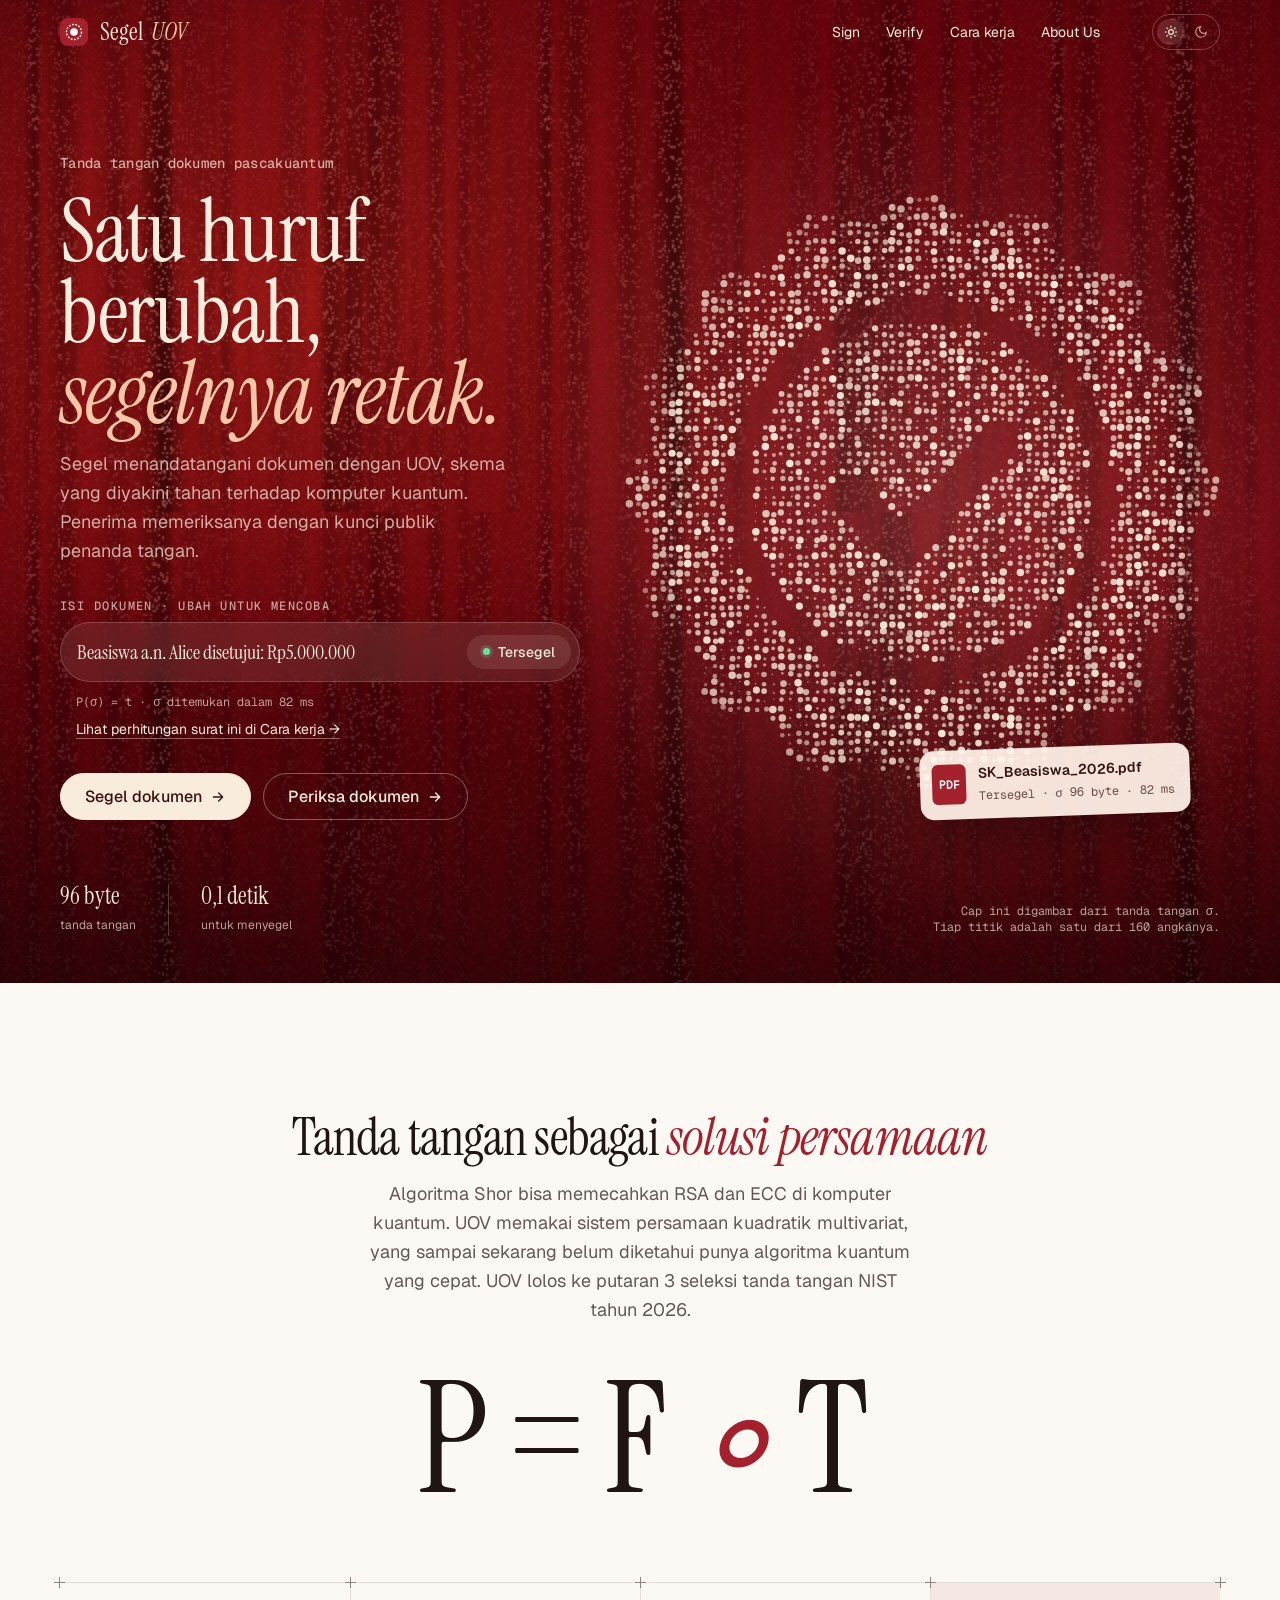
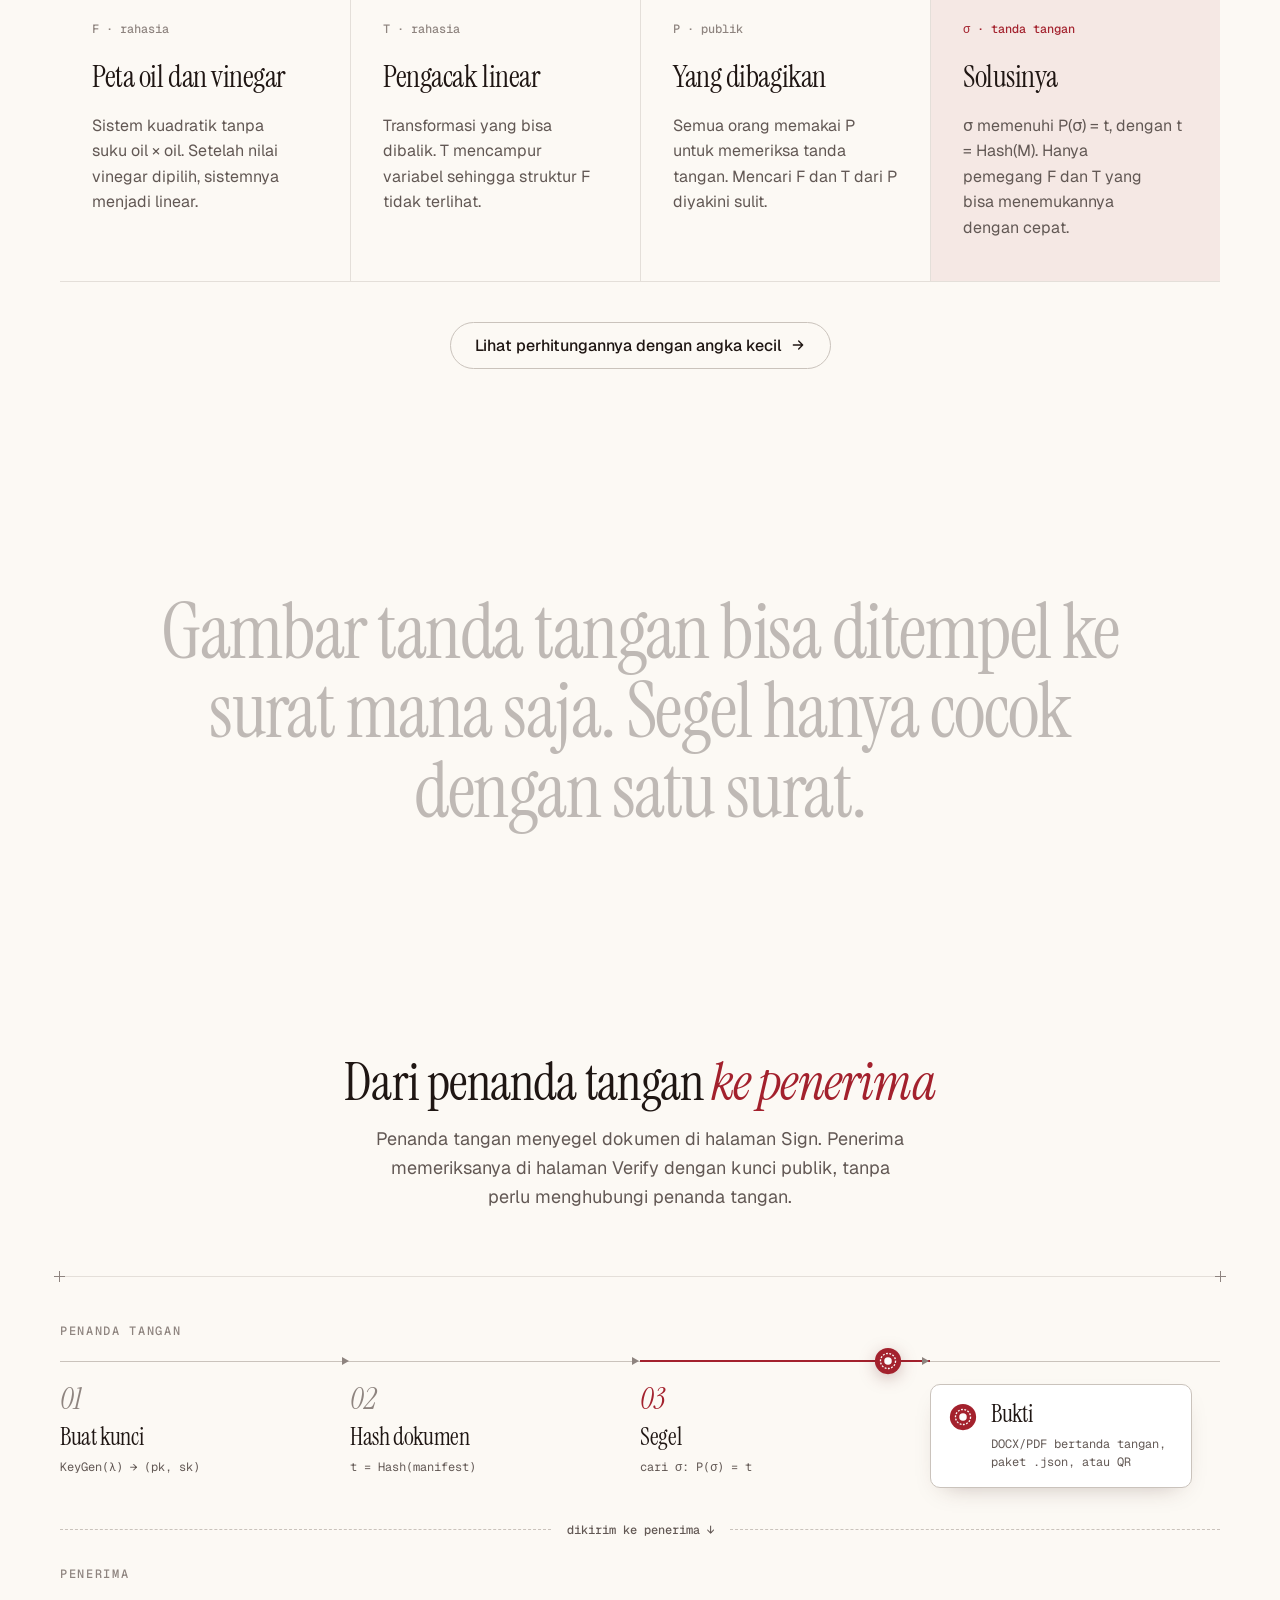
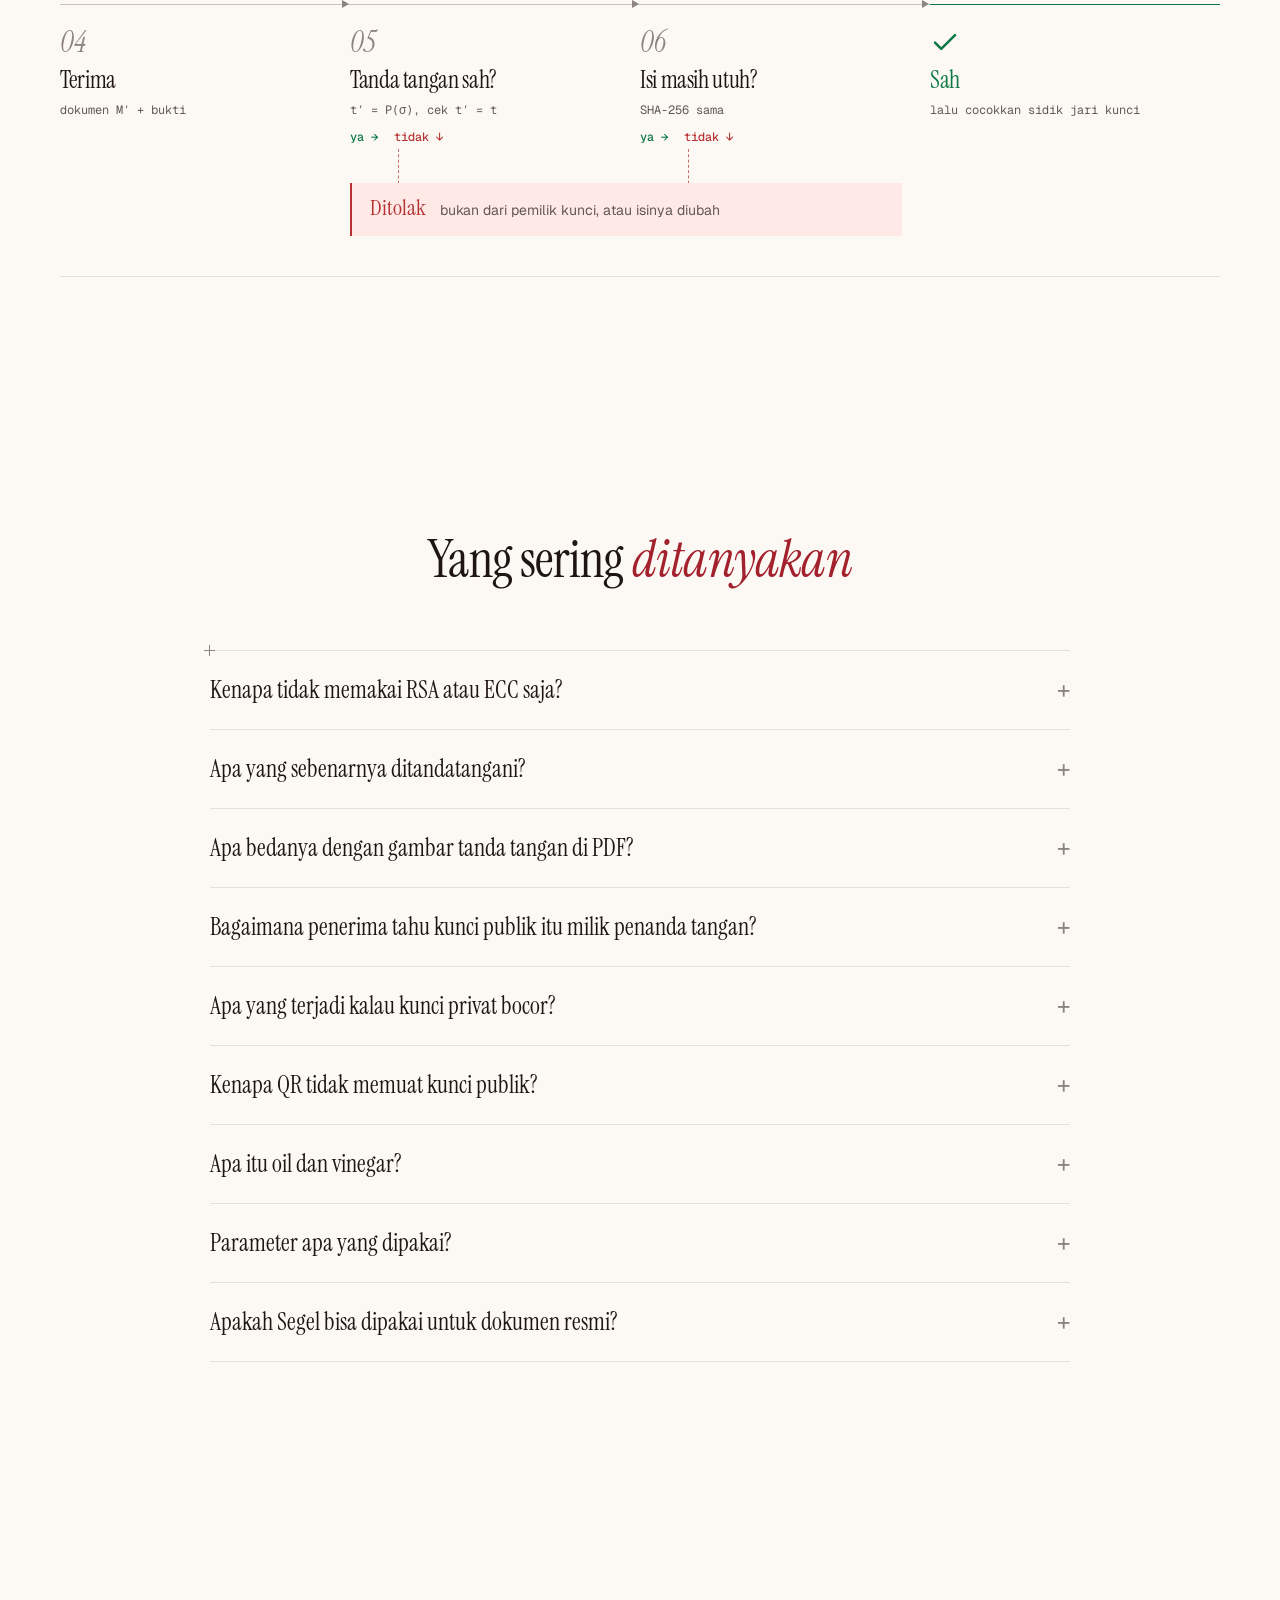
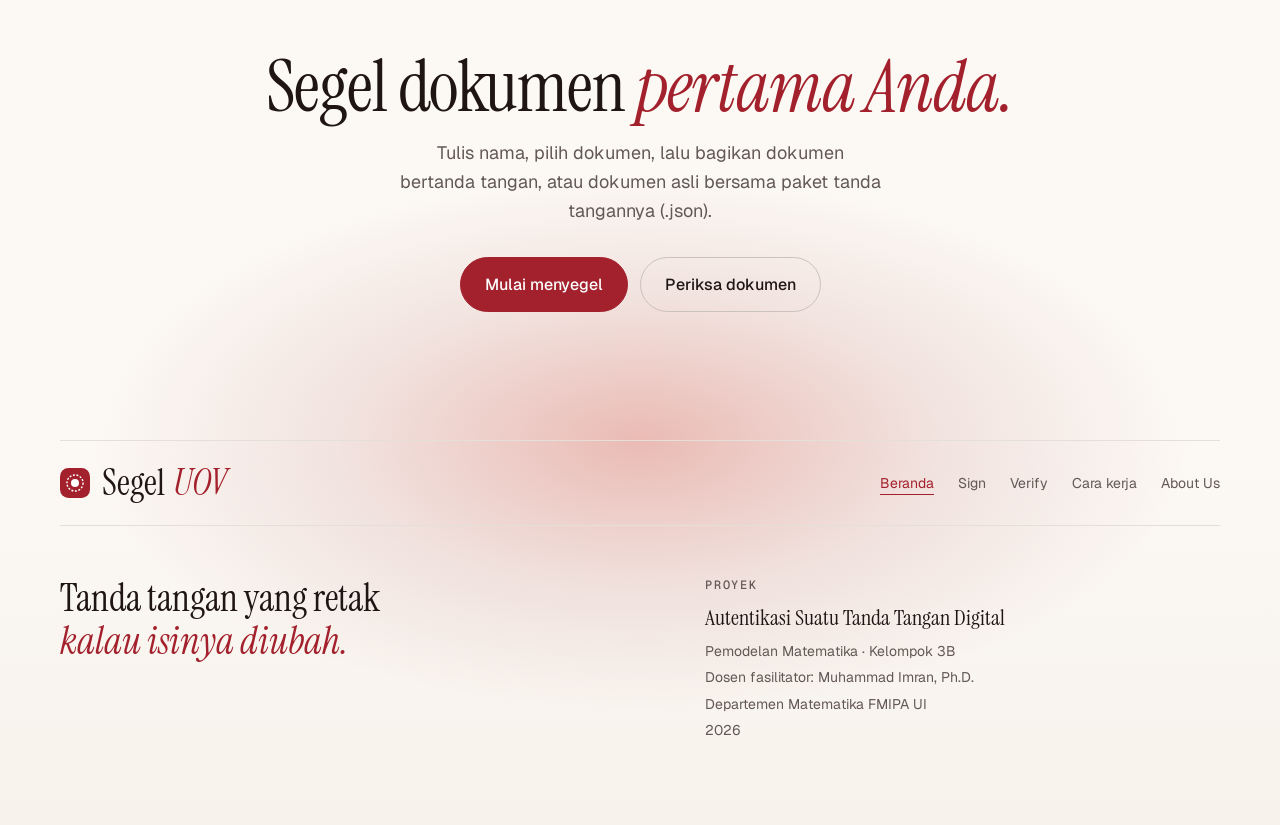
<file: index.html>
<!doctype html>
<html lang="id">
<head>
<meta charset="utf-8">
<meta name="viewport" content="width=device-width, initial-scale=1, maximum-scale=1, user-scalable=no">
<title>Segel · Tanda tangan dokumen pascakuantum</title>
<meta name="description" content="Segel menandatangani dan memeriksa dokumen dengan UOV, skema tanda tangan yang diyakini tahan terhadap komputer kuantum.">
<script>try{var t=localStorage.getItem('segel-tema');if(t==='gelap'||(!t&&matchMedia('(prefers-color-scheme: dark)').matches))document.documentElement.classList.add('gelap')}catch(e){}</script>
<meta property="og:type" content="website">
<meta property="og:site_name" content="Segel">
<meta property="og:title" content="Segel · Tanda tangan dokumen pascakuantum">
<meta property="og:description" content="Segel menandatangani dan memeriksa dokumen dengan UOV, skema tanda tangan yang diyakini tahan terhadap komputer kuantum.">
<meta name="twitter:card" content="summary">
<meta name="theme-color" content="#7a2620">
<link rel="preconnect" href="https://fonts.googleapis.com"><link rel="preconnect" href="https://fonts.gstatic.com" crossorigin>
<link href="https://fonts.googleapis.com/css2?family=Geist:wght@400;500;600&family=Geist+Mono:wght@400;500;600&family=Instrument+Serif:ital@0;1&display=swap" rel="stylesheet">
<link rel="stylesheet" href="css/segel.css">
<link rel="icon" href="data:image/svg+xml,%3Csvg xmlns='http://www.w3.org/2000/svg' viewBox='0 0 32 32'%3E%3Crect width='32' height='32' rx='9' fill='%23a3302c'/%3E%3Ccircle cx='16' cy='16' r='4.3' fill='%23fff'/%3E%3Ccircle cx='16' cy='16' r='8.6' fill='none' stroke='%23fff' stroke-width='1.5' stroke-dasharray='2.1 1.7'/%3E%3C/svg%3E">
</head>
<body class="beranda lak">
<main>
  <section class="hero">
    <div class="hero-latar" id="latar" aria-hidden="true"></div>
    <div class="kartu-bukti" aria-hidden="true">
      <span class="ikon-dok">PDF</span>
      <div><b>SK_Beasiswa_2026.pdf</b><span id="kartu-status">Membuat kunci…</span></div>
    </div>
    <canvas class="hero-kanvas" id="kanvas" role="img" aria-label="Cap segel dari titik-titik. Ukuran tiap titik adalah satu elemen tanda tangan sigma."></canvas>
    <div class="wadah hero-isi">
      <div class="hero-teks">
        <span class="alis">Tanda tangan dokumen pascakuantum</span>
        <h1>Satu huruf berubah,<br><em>segelnya retak.</em></h1>
        <p class="pengantar">Segel menandatangani dokumen dengan UOV, skema yang diyakini tahan terhadap komputer kuantum. Penerima memeriksanya dengan kunci publik penanda tangan.</p>
        <div class="coba">
          <label for="surat">Isi dokumen · ubah untuk mencoba</label>
          <div class="coba-baris">
            <input id="surat" value="Beasiswa a.n. Alice disetujui: Rp5.000.000" spellcheck="false" autocomplete="off">
            <button class="chip-status proses" id="status" type="button" disabled><span class="titik"></span><span id="status-judul">Membuat kunci</span></button>
          </div>
          <div class="coba-rinci" id="status-rinci" aria-live="polite"></div>
          <a class="coba-tautan" id="ke-cara" href="cara-kerja/#eksperimen">Lihat perhitungan surat ini di Cara kerja →</a>
        </div>
        <div class="baris-tombol">
          <a href="tandatangani/" class="tombol terang">Segel dokumen <svg width="16" height="16" viewBox="0 0 24 24" fill="none" stroke="currentColor" stroke-width="2" stroke-linecap="round" stroke-linejoin="round" aria-hidden="true"><path d="M5 12h14m-6-6 6 6-6 6"/></svg></a>
          <a href="verifikasi/" class="tombol garis-terang">Periksa dokumen <svg width="16" height="16" viewBox="0 0 24 24" fill="none" stroke="currentColor" stroke-width="2" stroke-linecap="round" stroke-linejoin="round" aria-hidden="true"><path d="M5 12h14m-6-6 6 6-6 6"/></svg></a>
        </div>
      </div>
      <div class="hero-kaki">
        <dl class="hero-angka">
          <div><dt>96 byte</dt><dd>tanda tangan</dd></div>
          <div><dt>0,1 detik</dt><dd>untuk menyegel</dd></div>
        </dl>
        <p class="kanvas-ket">Cap ini digambar dari tanda tangan σ.
Tiap titik adalah satu dari 160 angkanya.</p>
      </div>
    </div>
  </section>

  <section class="bagian">
    <div class="wadah">
      <div class="judul-tengah">
        <h2>Tanda tangan sebagai <em>solusi persamaan</em></h2>
        <p class="pengantar">Algoritma Shor bisa memecahkan RSA dan ECC di komputer kuantum. UOV memakai sistem persamaan kuadratik multivariat, yang sampai sekarang belum diketahui punya algoritma kuantum yang cepat. UOV lolos ke putaran 3 seleksi tanda tangan NIST tahun 2026.</p>
      </div>
      <p class="rumus-besar" aria-label="P sama dengan F komposisi T">P = F <i>∘</i> T</p>
      <div class="cetak" style="--kolom:4">
        <div><span class="no">F · rahasia</span><h3>Peta oil dan vinegar</h3><p>Sistem kuadratik tanpa suku oil × oil. Setelah nilai vinegar dipilih, sistemnya menjadi linear.</p></div>
        <div><span class="no">T · rahasia</span><h3>Pengacak linear</h3><p>Transformasi yang bisa dibalik. T mencampur variabel sehingga struktur F tidak terlihat.</p></div>
        <div><span class="no">P · publik</span><h3>Yang dibagikan</h3><p>Semua orang memakai P untuk memeriksa tanda tangan. Mencari F dan T dari P diyakini sulit.</p></div>
        <div class="inti"><span class="no">σ · tanda tangan</span><h3>Solusinya</h3><p>σ memenuhi P(σ) = t, dengan t = Hash(M). Hanya pemegang F dan T yang bisa menemukannya dengan cepat.</p></div>
      </div>
      <div class="tengah"><a href="cara-kerja/" class="tombol">Lihat perhitungannya dengan angka kecil <svg width="16" height="16" viewBox="0 0 24 24" fill="none" stroke="currentColor" stroke-width="2" stroke-linecap="round" stroke-linejoin="round" aria-hidden="true"><path d="M5 12h14m-6-6 6 6-6 6"/></svg></a></div>
    </div>
  </section>

  <section class="slogan-besar" aria-label="Inti Segel">
    <div class="wadah">
      <p>Gambar tanda tangan bisa ditempel ke surat mana saja. <em>Segel hanya cocok dengan satu surat.</em></p>
    </div>
  </section>

  <section class="bagian">
    <div class="wadah">
      <div class="judul-tengah">
        <h2>Dari penanda tangan <em>ke penerima</em></h2>
        <p class="pengantar">Penanda tangan menyegel dokumen di halaman Sign. Penerima memeriksanya di halaman Verify dengan kunci publik, tanpa perlu menghubungi penanda tangan.</p>
      </div>
      <div class="bagan alur">
        <p class="alur-peran">Penanda tangan</p>
        <ol class="alur-baris">
          <li class="alur-langkah"><span class="no">01</span><h3>Buat kunci</h3><code>KeyGen(λ) → (pk, sk)</code></li>
          <li class="alur-langkah"><span class="no">02</span><h3>Hash dokumen</h3><code>t = Hash(manifest)</code></li>
          <li class="alur-langkah inti"><svg class="cap-mini" viewBox="0 0 32 32" aria-hidden="true"><circle cx="16" cy="16" r="15"/><circle class="dalam" cx="16" cy="16" r="8.6"/><circle class="pusat" cx="16" cy="16" r="4.3"/></svg><span class="no">03</span><h3>Segel</h3><code>cari σ: P(σ) = t</code></li>
          <li class="alur-langkah bukti">
            <div class="slip"><svg class="cap-mini" viewBox="0 0 32 32" aria-hidden="true"><circle cx="16" cy="16" r="15"/><circle class="dalam" cx="16" cy="16" r="8.6"/><circle class="pusat" cx="16" cy="16" r="4.3"/></svg><div><h3>Bukti</h3><code>DOCX/PDF bertanda tangan, paket .json, atau QR</code></div></div>
          </li>
        </ol>

        <p class="alur-kirim"><span>dikirim ke penerima ↓</span></p>

        <p class="alur-peran">Penerima</p>
        <ol class="alur-baris" start="4">
          <li class="alur-langkah"><span class="no">04</span><h3>Terima</h3><code>dokumen M′ + bukti</code></li>
          <li class="alur-langkah gerbang"><span class="no">05</span><h3>Tanda tangan sah?</h3><code>t′ = P(σ), cek t′ = t</code><p class="cabang"><span class="ya">ya →</span><span class="tidak">tidak ↓</span></p></li>
          <li class="alur-langkah gerbang"><span class="no">06</span><h3>Isi masih utuh?</h3><code>SHA-256 sama</code><p class="cabang"><span class="ya">ya →</span><span class="tidak">tidak ↓</span></p></li>
          <li class="alur-langkah sah"><svg class="no centang" viewBox="0 0 24 24" aria-hidden="true"><path d="M4 12.5l5 5L20 6.5"/></svg><h3>Sah</h3><code>lalu cocokkan sidik jari kunci</code></li>
          <li class="alur-tolak"><strong>Ditolak</strong><span>bukan dari pemilik kunci, atau isinya diubah</span></li>
        </ol>
      </div>
    </div>
  </section>

  <section class="bagian" id="tanya">
    <div class="wadah">
      <div class="judul-tengah">
        <h2>Yang sering <em>ditanyakan</em></h2>
      </div>
      <div class="tanya">
        <details><summary>Kenapa tidak memakai RSA atau ECC saja?</summary><p>Keduanya bisa dipecahkan algoritma Shor jika komputer kuantum berskala besar tersedia. Dokumen seperti ijazah perlu bisa diperiksa puluhan tahun, jadi Segel memakai UOV, yang bertumpu pada sistem persamaan kuadratik multivariat.</p></details>
        <details><summary>Apa yang sebenarnya ditandatangani?</summary><p>Sidik jari SHA-256 dokumen, nama penanda tangan, dan waktunya. Ketiganya disusun menjadi manifest, lalu σ dicari supaya P(σ) = Hash(manifest).</p></details>
        <details><summary>Apa bedanya dengan gambar tanda tangan di PDF?</summary><p>Gambar tanda tangan sama untuk semua dokumen, jadi bisa disalin ke surat lain. σ dari Segel adalah solusi persamaan untuk hash satu dokumen. Ubah satu byte, dan P(σ) tidak lagi sama dengan hash dokumen itu.</p></details>
        <details><summary>Bagaimana penerima tahu kunci publik itu milik penanda tangan?</summary><p>Matematika hanya membuktikan bahwa dokumen ditandatangani oleh pemegang kunci privat. Nama penanda tangan di bukti hanyalah klaim. Penerima perlu mencocokkan sidik jari kunci publik dengan sumber yang ia percaya, misalnya situs resmi instansi penanda tangan, bukan dengan dokumen yang sedang diperiksa.</p></details>
        <details><summary>Apa yang terjadi kalau kunci privat bocor?</summary><p>Siapa pun yang memegangnya bisa menandatangani atas nama Anda. Buat kunci baru dan umumkan sidik jarinya. Prototipe ini belum punya daftar pencabutan kunci.</p></details>
        <details><summary>Kenapa QR tidak memuat kunci publik?</summary><p>Kunci publik UOV tingkat 1 berukuran 412.160 byte, jauh di atas kapasitas QR. QR hanya memuat manifest dan σ (96 byte), lalu kunci publik dimuat dari file terpisah.</p></details>
        <details><summary>Apa itu oil dan vinegar?</summary><p>Keduanya kelompok variabel di peta rahasia F. Vinegar dipilih acak. Karena F tidak punya suku oil × oil, setelah vinegar diisi persamaannya menjadi linear terhadap oil, sehingga oil bisa dihitung.</p></details>
        <details><summary>Parameter apa yang dipakai?</summary><p>GF(16), n = 160 variabel, v = 96 vinegar, m = 64 persamaan. Ini set parameter tingkat 1 dari spesifikasi UOV yang diajukan ke NIST.</p></details>
        <details><summary>Apakah Segel bisa dipakai untuk dokumen resmi?</summary><p>Belum. Ini prototipe untuk mata kuliah Pemodelan Matematika. Kodenya belum diperiksa ahli keamanan independen, dan format kuncinya berbeda dari pustaka standar seperti liboqs.</p></details>
      </div>
    </div>
  </section>

  <section class="penutup">
    <div class="wadah">
      <h2>Segel dokumen <em>pertama Anda.</em></h2>
      <p class="pengantar">Tulis nama, pilih dokumen, lalu bagikan dokumen bertanda tangan, atau dokumen asli bersama paket tanda tangannya (.json).</p>
      <div class="baris-tombol">
        <a href="tandatangani/" class="tombol utama besar">Mulai menyegel</a>
        <a href="verifikasi/" class="tombol besar">Periksa dokumen</a>
      </div>
    </div>
  </section>
</main>

<script type="module">
import { pasangShell } from './js/shell.mjs';
import { segelTitik } from './js/titik.mjs';
pasangShell();
const $ = id => document.getElementById(id);
const segel = segelTitik($('kanvas'));

// RPC kecil ke worker UOV supaya animasi tidak tersendat.
const kerja = new Worker('js/kerja.mjs', { type: 'module' }), tunggu = new Map();
let nomor = 0;
kerja.onmessage = ({ data }) => { const p = tunggu.get(data.id); tunggu.delete(data.id); data.err ? p.reject(Error(data.err)) : p.resolve(data); };
const rpc = (op, x = {}) => new Promise((resolve, reject) => { const id = ++nomor; tunggu.set(id, { resolve, reject }); kerja.postMessage({ id, op, ...x }); });

let sig = null, giliran = 0;
function keadaan(k, judul, rinci = '') {
  $('status').className = 'chip-status ' + k;
  $('status').disabled = k !== 'retak';
  $('status-judul').textContent = judul;
  $('status-rinci').textContent = rinci;
  $('kartu-status').textContent = k === 'retak' ? 'Segel retak · isi berubah' : 'Menyegel…';
  segel.atur(null, k);
}
async function segelkan() {
  keadaan('proses', 'Menyegel', 'mencari σ untuk 64 persamaan');
  const r = await rpc('sign', { text: $('surat').value });
  sig = r.res; giliran++;
  segel.atur(sig, 'utuh');
  $('status').className = 'chip-status utuh'; $('status').disabled = true;
  $('status-judul').textContent = 'Tersegel';
  $('status-rinci').textContent = `P(σ) = t · σ ditemukan dalam ${r.ms} ms`;
  $('kartu-status').textContent = `Tersegel · σ 96 byte · ${r.ms} ms`;
}
let jeda;
$('surat').oninput = () => {
  if (!sig) return;
  clearTimeout(jeda);
  jeda = setTimeout(async () => {
    const ini = ++giliran, r = await rpc('verify', { text: $('surat').value, sig });
    if (ini !== giliran) return;
    if (r.res) { $('status').className = 'chip-status utuh'; $('status').disabled = true; $('status-judul').textContent = 'Tersegel'; $('status-rinci').textContent = 'P(σ) = t · isi sama dengan yang disegel'; $('kartu-status').textContent = 'Tersegel · isi utuh'; segel.atur(null, 'utuh-tenang'); }
    else keadaan('retak', 'Segel ulang', 'P(σ) ≠ Hash(M) · isinya berubah, jadi tanda tangan lama tidak berlaku');
  }, 200);
};
$('status').onclick = segelkan;
// Bawa isi surat ke eksperimen Cara kerja lewat sessionStorage, bukan lewat URL.
$('ke-cara').onclick = () => { try { sessionStorage.setItem('segel-surat', $('surat').value); } catch {} };

await rpc('keygen');
await segelkan();
</script>
</body>
</html>
</file>
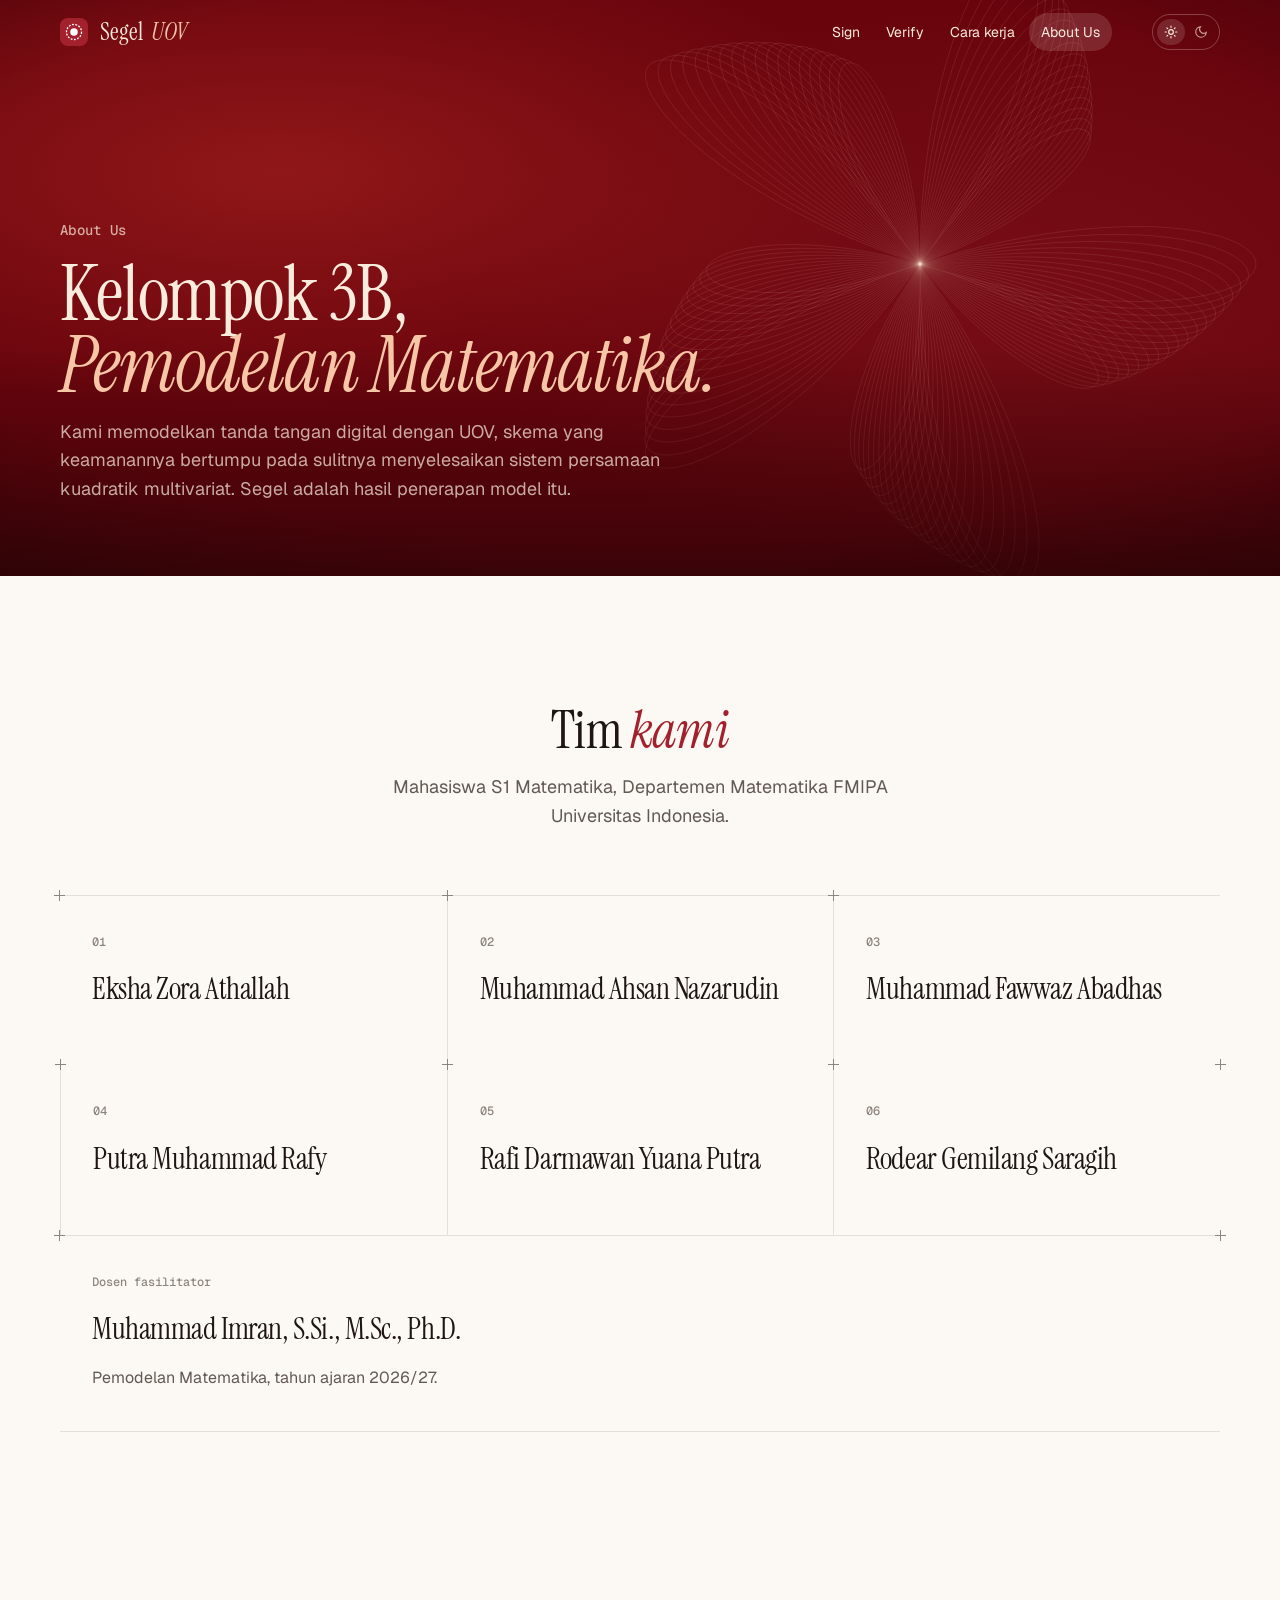
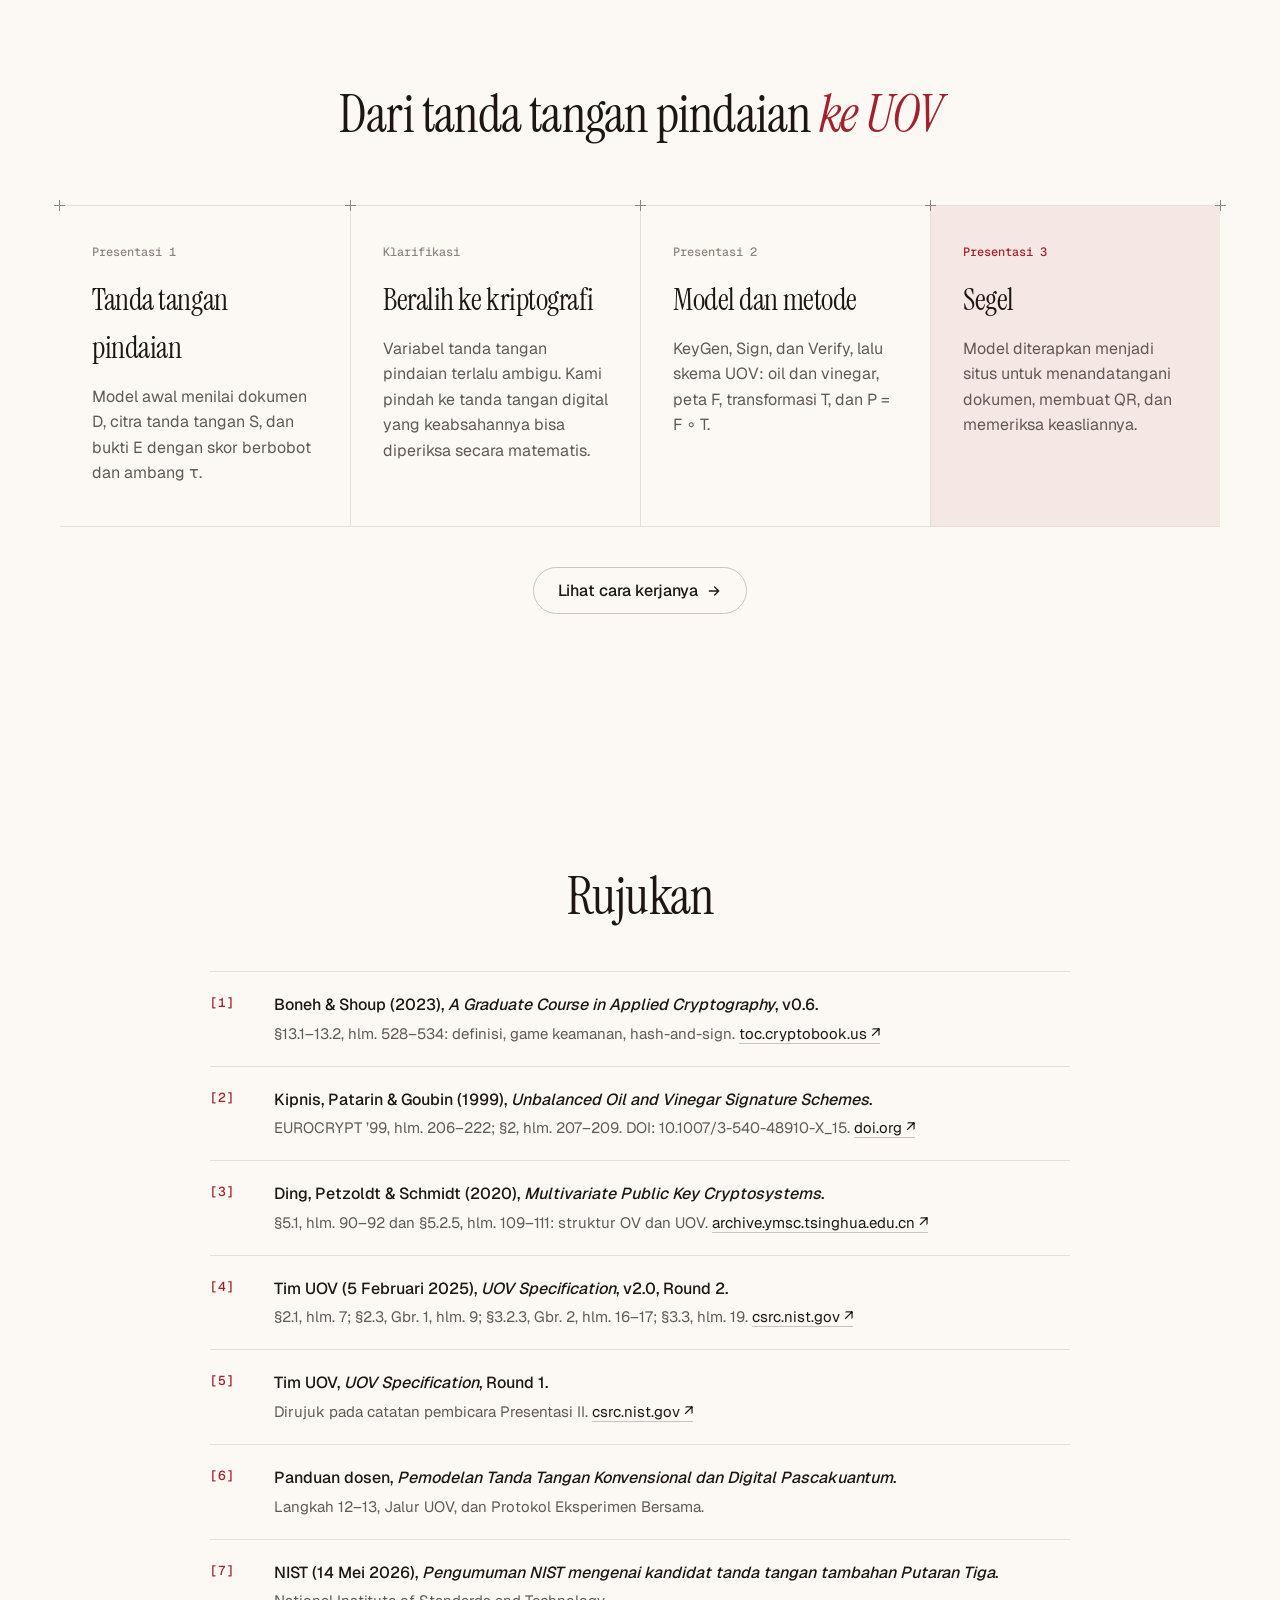
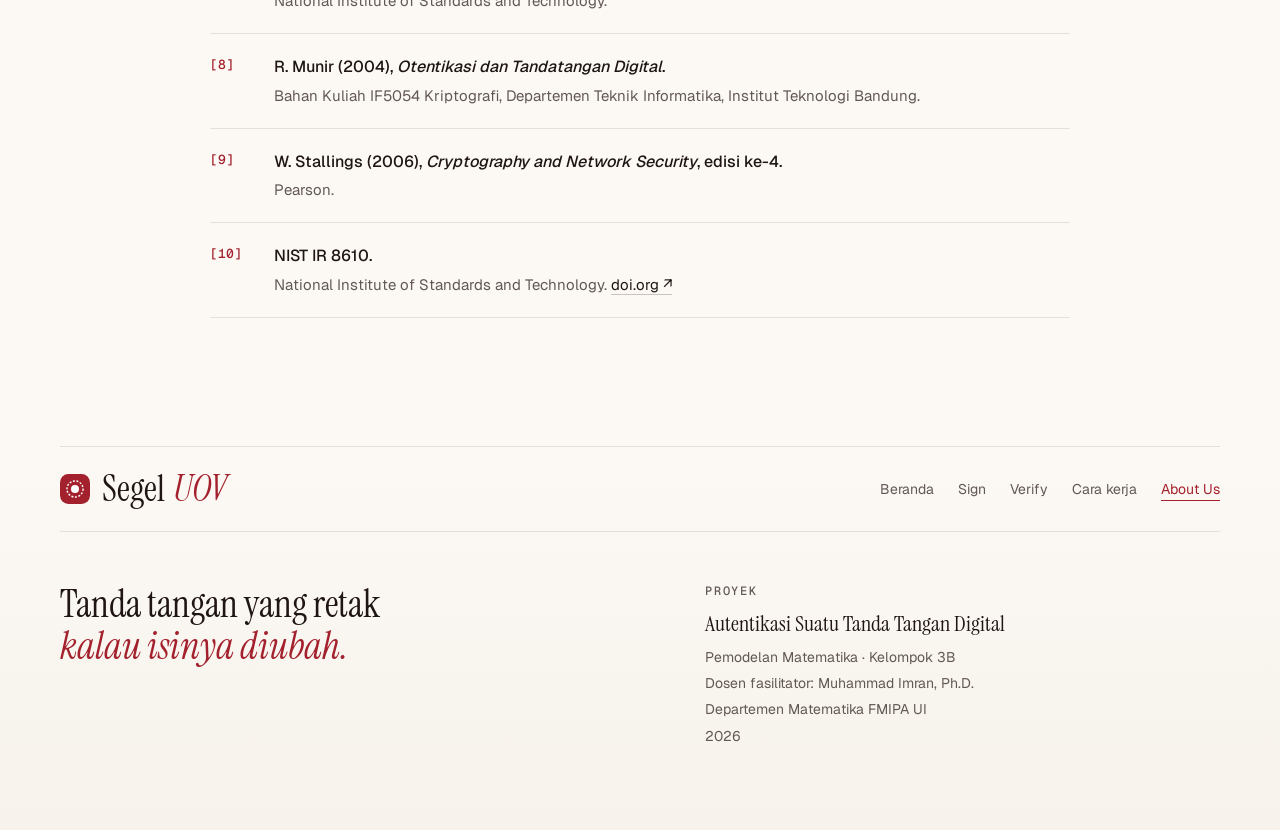
<file: about/index.html>
<!doctype html>
<html lang="id">
<head>
<meta charset="utf-8">
<meta name="viewport" content="width=device-width, initial-scale=1, maximum-scale=1, user-scalable=no">
<title>About Us · Segel</title>
<meta name="description" content="Segel dibuat oleh Kelompok 3B mata kuliah Pemodelan Matematika, Departemen Matematika FMIPA Universitas Indonesia.">
<meta property="og:type" content="website">
<meta property="og:site_name" content="Segel">
<meta property="og:title" content="About Us · Segel">
<meta name="theme-color" content="#7a2620">
<script>try{var t=localStorage.getItem('segel-tema');if(t==='gelap'||(!t&&matchMedia('(prefers-color-scheme: dark)').matches))document.documentElement.classList.add('gelap')}catch(e){}</script>
<link rel="preconnect" href="https://fonts.googleapis.com"><link rel="preconnect" href="https://fonts.gstatic.com" crossorigin>
<link href="https://fonts.googleapis.com/css2?family=Geist:wght@400;500;600&family=Geist+Mono:wght@400;500;600&family=Instrument+Serif:ital@0;1&display=swap" rel="stylesheet">
<link rel="stylesheet" href="../css/segel.css">
<link rel="icon" href="data:image/svg+xml,%3Csvg xmlns='http://www.w3.org/2000/svg' viewBox='0 0 32 32'%3E%3Crect width='32' height='32' rx='9' fill='%23a3302c'/%3E%3Ccircle cx='16' cy='16' r='4.3' fill='%23fff'/%3E%3Ccircle cx='16' cy='16' r='8.6' fill='none' stroke='%23fff' stroke-width='1.5' stroke-dasharray='2.1 1.7'/%3E%3C/svg%3E">
</head>
<body class="lak">
<main id="isi">
  <section class="hero hero-kecil tentang-hero">
    <div class="hero-latar" aria-hidden="true"></div>
    <div class="wadah">
      <span class="alis">About Us</span>
      <h1>Kelompok 3B, <em>Pemodelan Matematika.</em></h1>
      <p class="pengantar">Kami memodelkan tanda tangan digital dengan UOV, skema yang keamanannya bertumpu pada sulitnya menyelesaikan sistem persamaan kuadratik multivariat. Segel adalah hasil penerapan model itu.</p>
    </div>
  </section>

  <section class="bagian">
    <div class="wadah">
      <div class="judul-tengah">
        <h2>Tim <em>kami</em></h2>
        <p class="pengantar">Mahasiswa S1 Matematika, Departemen Matematika FMIPA Universitas Indonesia.</p>
      </div>
      <div class="cetak" style="--kolom:3">
        <div><span class="no">01</span><h3>Eksha Zora Athallah</h3></div>
        <div><span class="no">02</span><h3>Muhammad Ahsan Nazarudin</h3></div>
        <div><span class="no">03</span><h3>Muhammad Fawwaz Abadhas</h3></div>
        <div><span class="no">04</span><h3>Putra Muhammad Rafy</h3></div>
        <div><span class="no">05</span><h3>Rafi Darmawan Yuana Putra</h3></div>
        <div><span class="no">06</span><h3>Rodear Gemilang Saragih</h3></div>
      </div>
      <div class="cetak tentang-dosen" style="--kolom:1">
        <div><span class="no">Dosen fasilitator</span><h3>Muhammad Imran, S.Si., M.Sc., Ph.D.</h3><p>Pemodelan Matematika, tahun ajaran 2026/27.</p></div>
      </div>
    </div>
  </section>

  <section class="bagian">
    <div class="wadah">
      <div class="judul-tengah">
        <h2>Dari tanda tangan pindaian <em>ke UOV</em></h2>
      </div>
      <div class="cetak" style="--kolom:4">
        <div><span class="no">Presentasi 1</span><h3>Tanda tangan pindaian</h3><p>Model awal menilai dokumen D, citra tanda tangan S, dan bukti E dengan skor berbobot dan ambang τ.</p></div>
        <div><span class="no">Klarifikasi</span><h3>Beralih ke kriptografi</h3><p>Variabel tanda tangan pindaian terlalu ambigu. Kami pindah ke tanda tangan digital yang keabsahannya bisa diperiksa secara matematis.</p></div>
        <div><span class="no">Presentasi 2</span><h3>Model dan metode</h3><p>KeyGen, Sign, dan Verify, lalu skema UOV: oil dan vinegar, peta F, transformasi T, dan P = F ∘ T.</p></div>
        <div class="inti"><span class="no">Presentasi 3</span><h3>Segel</h3><p>Model diterapkan menjadi situs untuk menandatangani dokumen, membuat QR, dan memeriksa keasliannya.</p></div>
      </div>
      <div class="tengah"><a href="../cara-kerja/" class="tombol">Lihat cara kerjanya <svg width="16" height="16" viewBox="0 0 24 24" fill="none" stroke="currentColor" stroke-width="2" stroke-linecap="round" stroke-linejoin="round" aria-hidden="true"><path d="M5 12h14m-6-6 6 6-6 6"/></svg></a></div>
    </div>
  </section>

  <section class="bagian" id="rujukan">
    <div class="wadah">
      <div class="judul-tengah">
        <h2>Rujukan</h2>
      </div>
      <ol class="rujukan">
          <li><b>Boneh &amp; Shoup (2023), <i>A Graduate Course in Applied Cryptography</i>, v0.6.</b><span>§13.1–13.2, hlm. 528–534: definisi, game keamanan, hash-and-sign. <a href="https://toc.cryptobook.us/book.pdf" target="_blank" rel="noopener">toc.cryptobook.us ↗</a></span></li>
          <li><b>Kipnis, Patarin &amp; Goubin (1999), <i>Unbalanced Oil and Vinegar Signature Schemes</i>.</b><span>EUROCRYPT ’99, hlm. 206–222; §2, hlm. 207–209. DOI: 10.1007/3-540-48910-X_15. <a href="https://doi.org/10.1007/3-540-48910-X_15" target="_blank" rel="noopener">doi.org ↗</a></span></li>
          <li><b>Ding, Petzoldt &amp; Schmidt (2020), <i>Multivariate Public Key Cryptosystems</i>.</b><span>§5.1, hlm. 90–92 dan §5.2.5, hlm. 109–111: struktur OV dan UOV. <a href="https://archive.ymsc.tsinghua.edu.cn/pacm_download/672/12673-dingjt-b2.pdf" target="_blank" rel="noopener">archive.ymsc.tsinghua.edu.cn ↗</a></span></li>
          <li><b>Tim UOV (5 Februari 2025), <i>UOV Specification</i>, v2.0, Round 2.</b><span>§2.1, hlm. 7; §2.3, Gbr. 1, hlm. 9; §3.2.3, Gbr. 2, hlm. 16–17; §3.3, hlm. 19. <a href="https://csrc.nist.gov/csrc/media/Projects/pqc-dig-sig/documents/round-2/spec-files/uov-spec-round2-web.pdf" target="_blank" rel="noopener">csrc.nist.gov ↗</a></span></li>
          <li><b>Tim UOV, <i>UOV Specification</i>, Round 1.</b><span>Dirujuk pada catatan pembicara Presentasi II. <a href="https://csrc.nist.gov/csrc/media/Projects/pqc-dig-sig/documents/round-1/spec-files/UOV-spec-web.pdf" target="_blank" rel="noopener">csrc.nist.gov ↗</a></span></li>
          <li><b>Panduan dosen, <i>Pemodelan Tanda Tangan Konvensional dan Digital Pascakuantum</i>.</b><span>Langkah 12–13, Jalur UOV, dan Protokol Eksperimen Bersama.</span></li>
          <li><b>NIST (14 Mei 2026), <i>Pengumuman NIST mengenai kandidat tanda tangan tambahan Putaran Tiga</i>.</b><span>National Institute of Standards and Technology.</span></li>
          <li><b>R. Munir (2004), <i>Otentikasi dan Tandatangan Digital</i>.</b><span>Bahan Kuliah IF5054 Kriptografi, Departemen Teknik Informatika, Institut Teknologi Bandung.</span></li>
          <li><b>W. Stallings (2006), <i>Cryptography and Network Security</i>, edisi ke-4.</b><span>Pearson.</span></li>
          <li><b>NIST IR 8610.</b><span>National Institute of Standards and Technology. <a href="https://doi.org/10.6028/NIST.IR.8610" target="_blank" rel="noopener">doi.org ↗</a></span></li>
      </ol>
    </div>
  </section>
</main>
<script type="module">import { pasangShell } from '../js/shell.mjs'; pasangShell();</script>
</body>
</html>
</file>
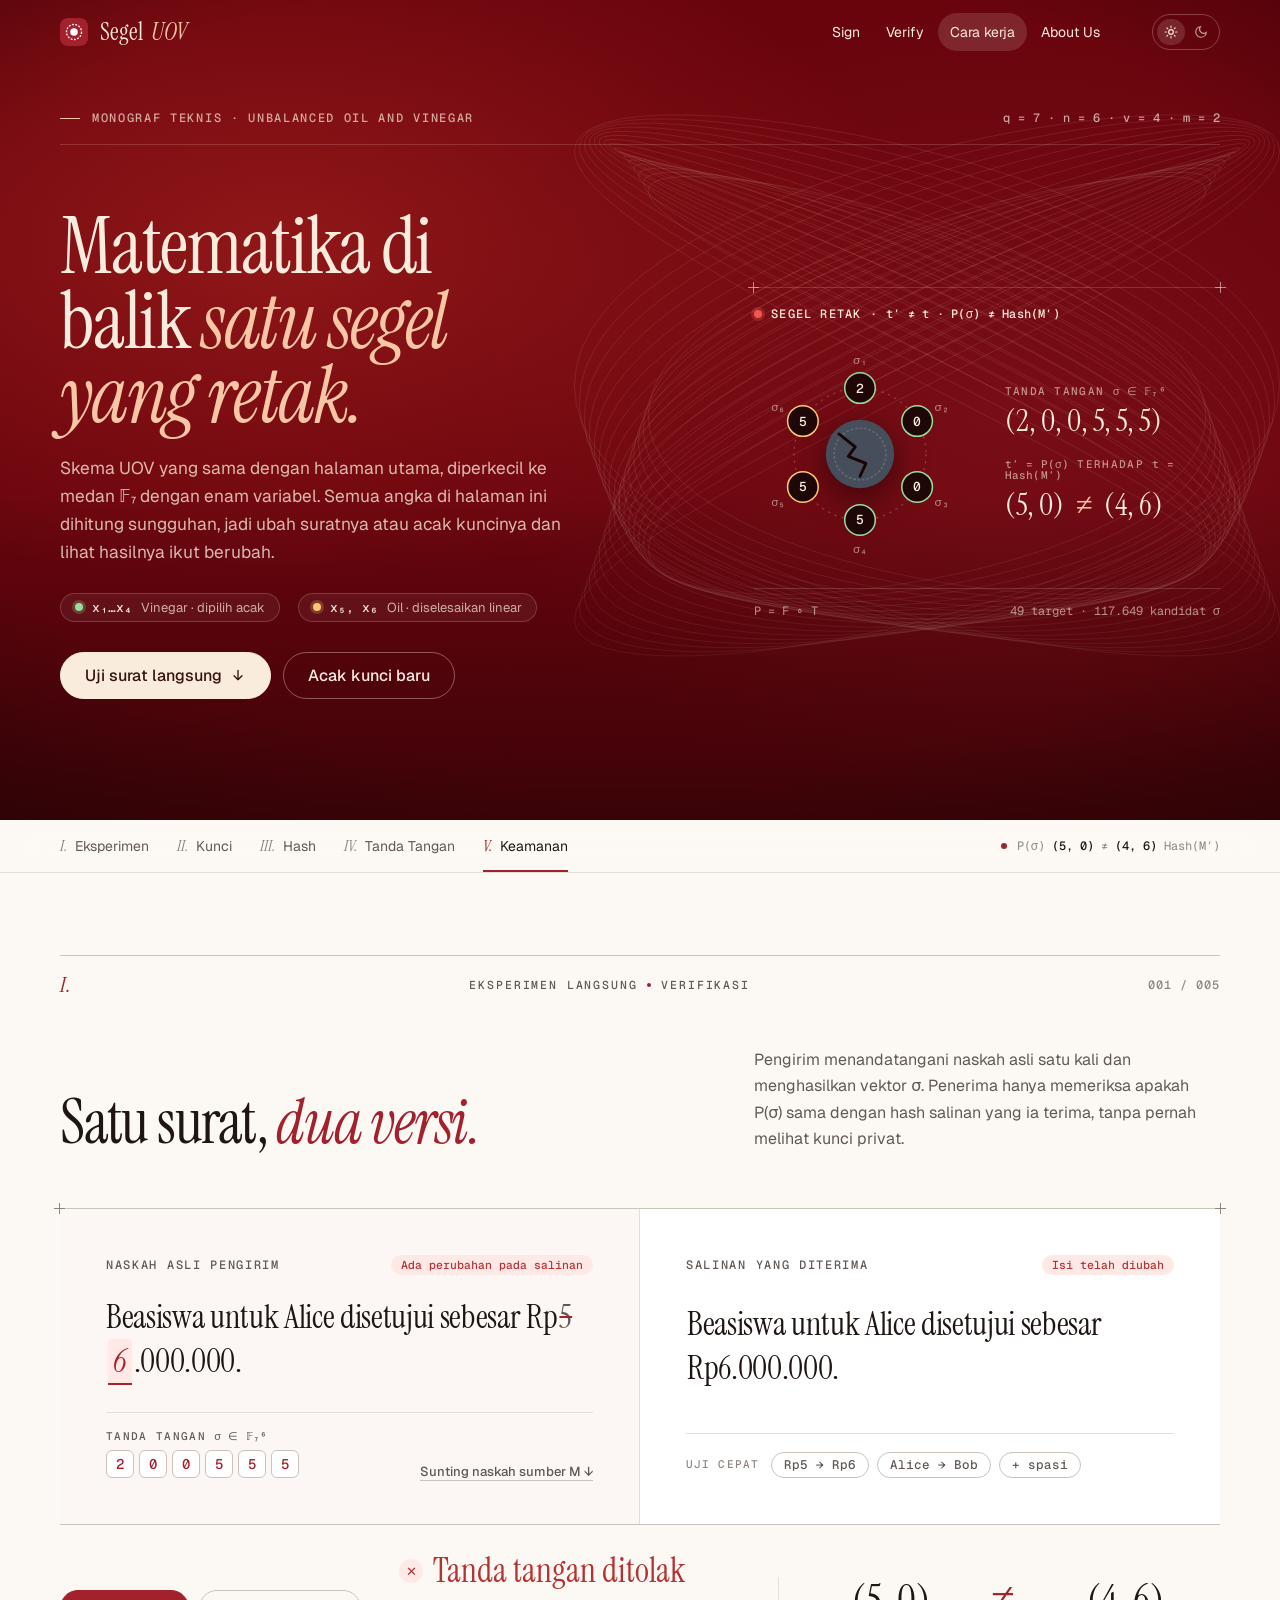
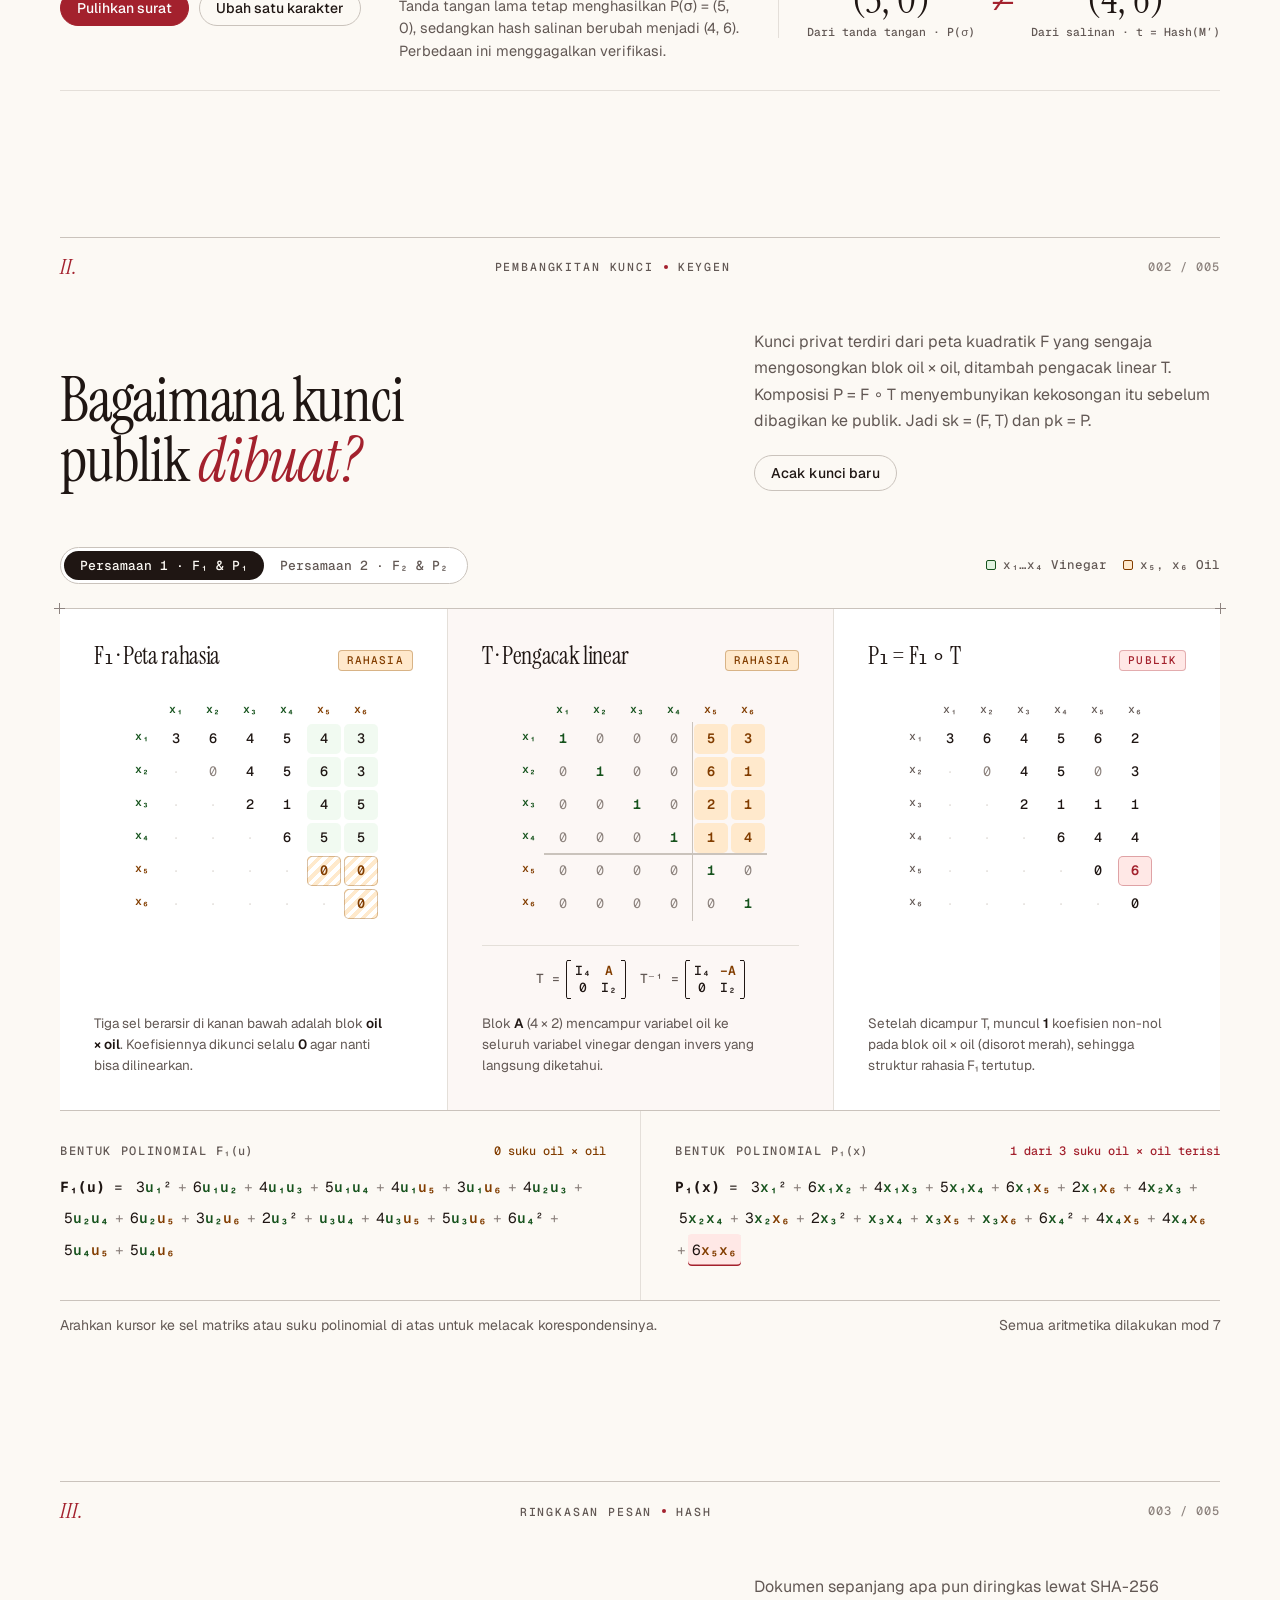
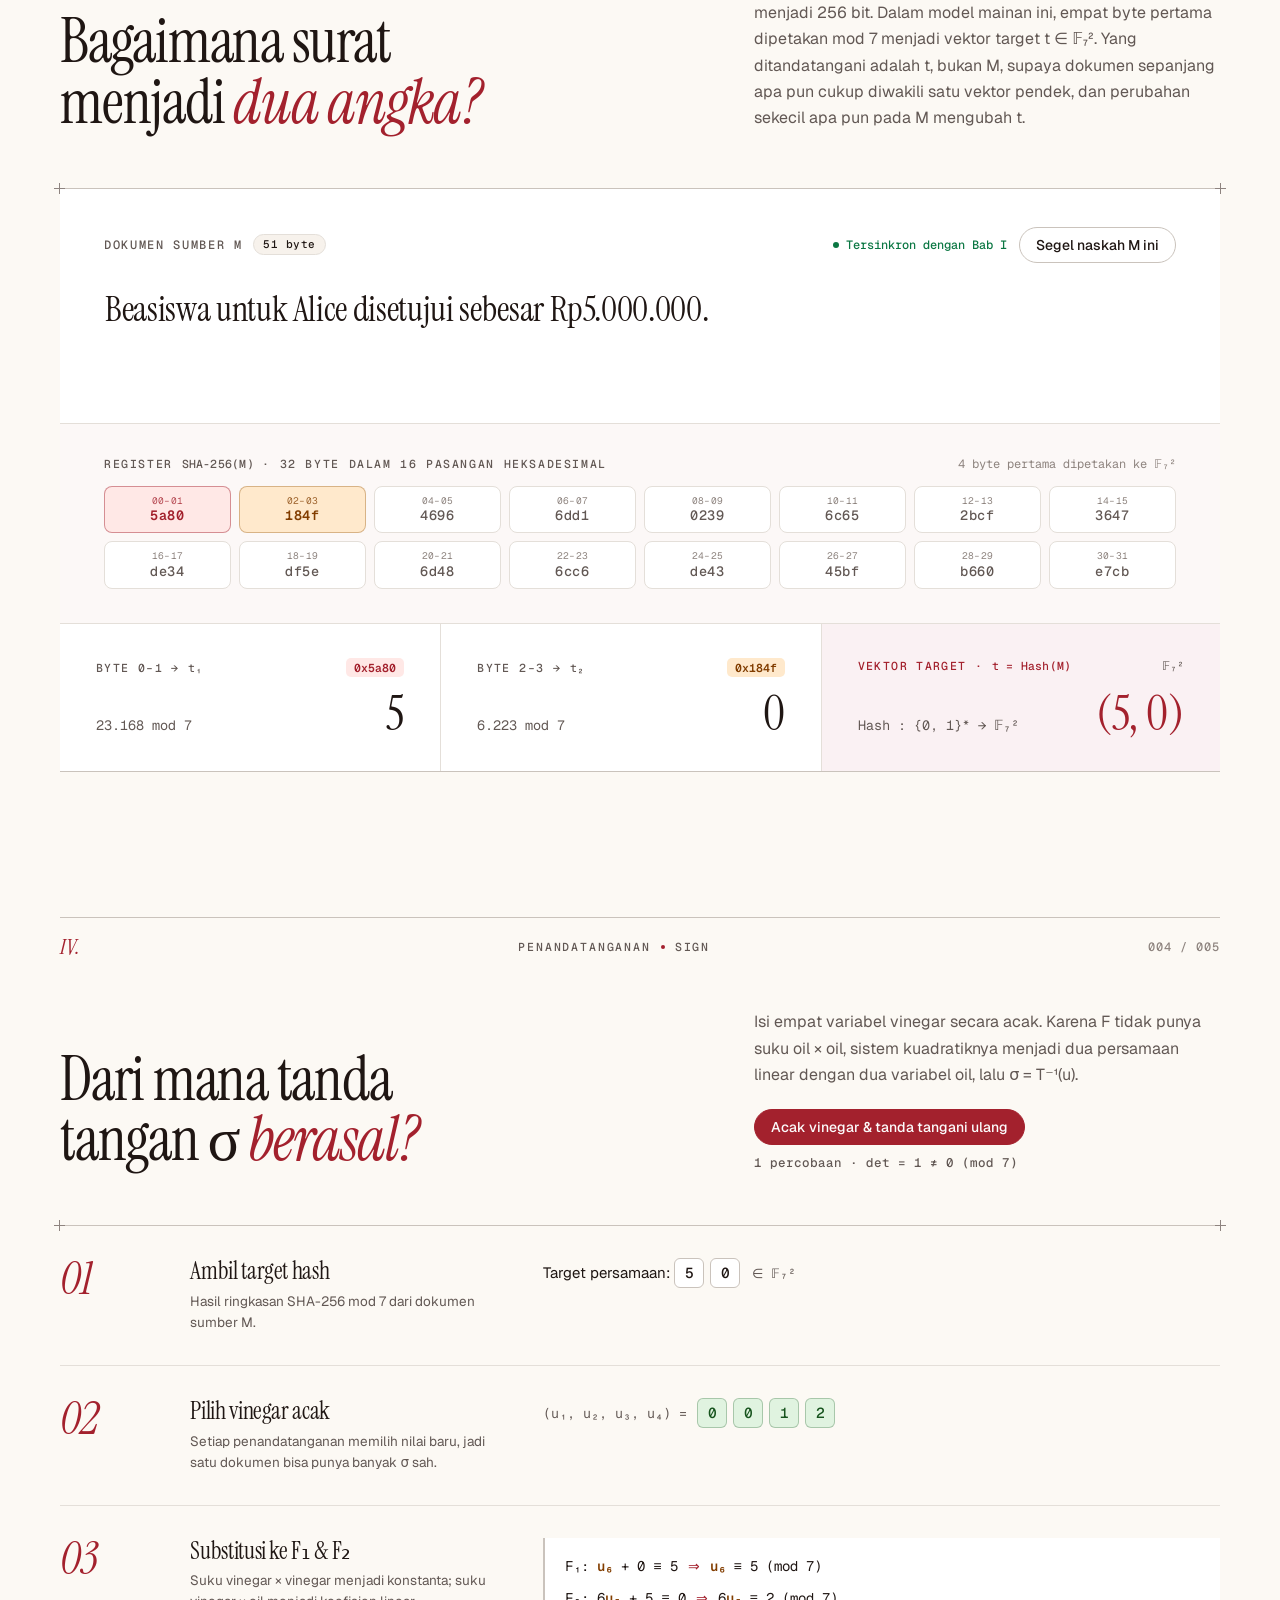
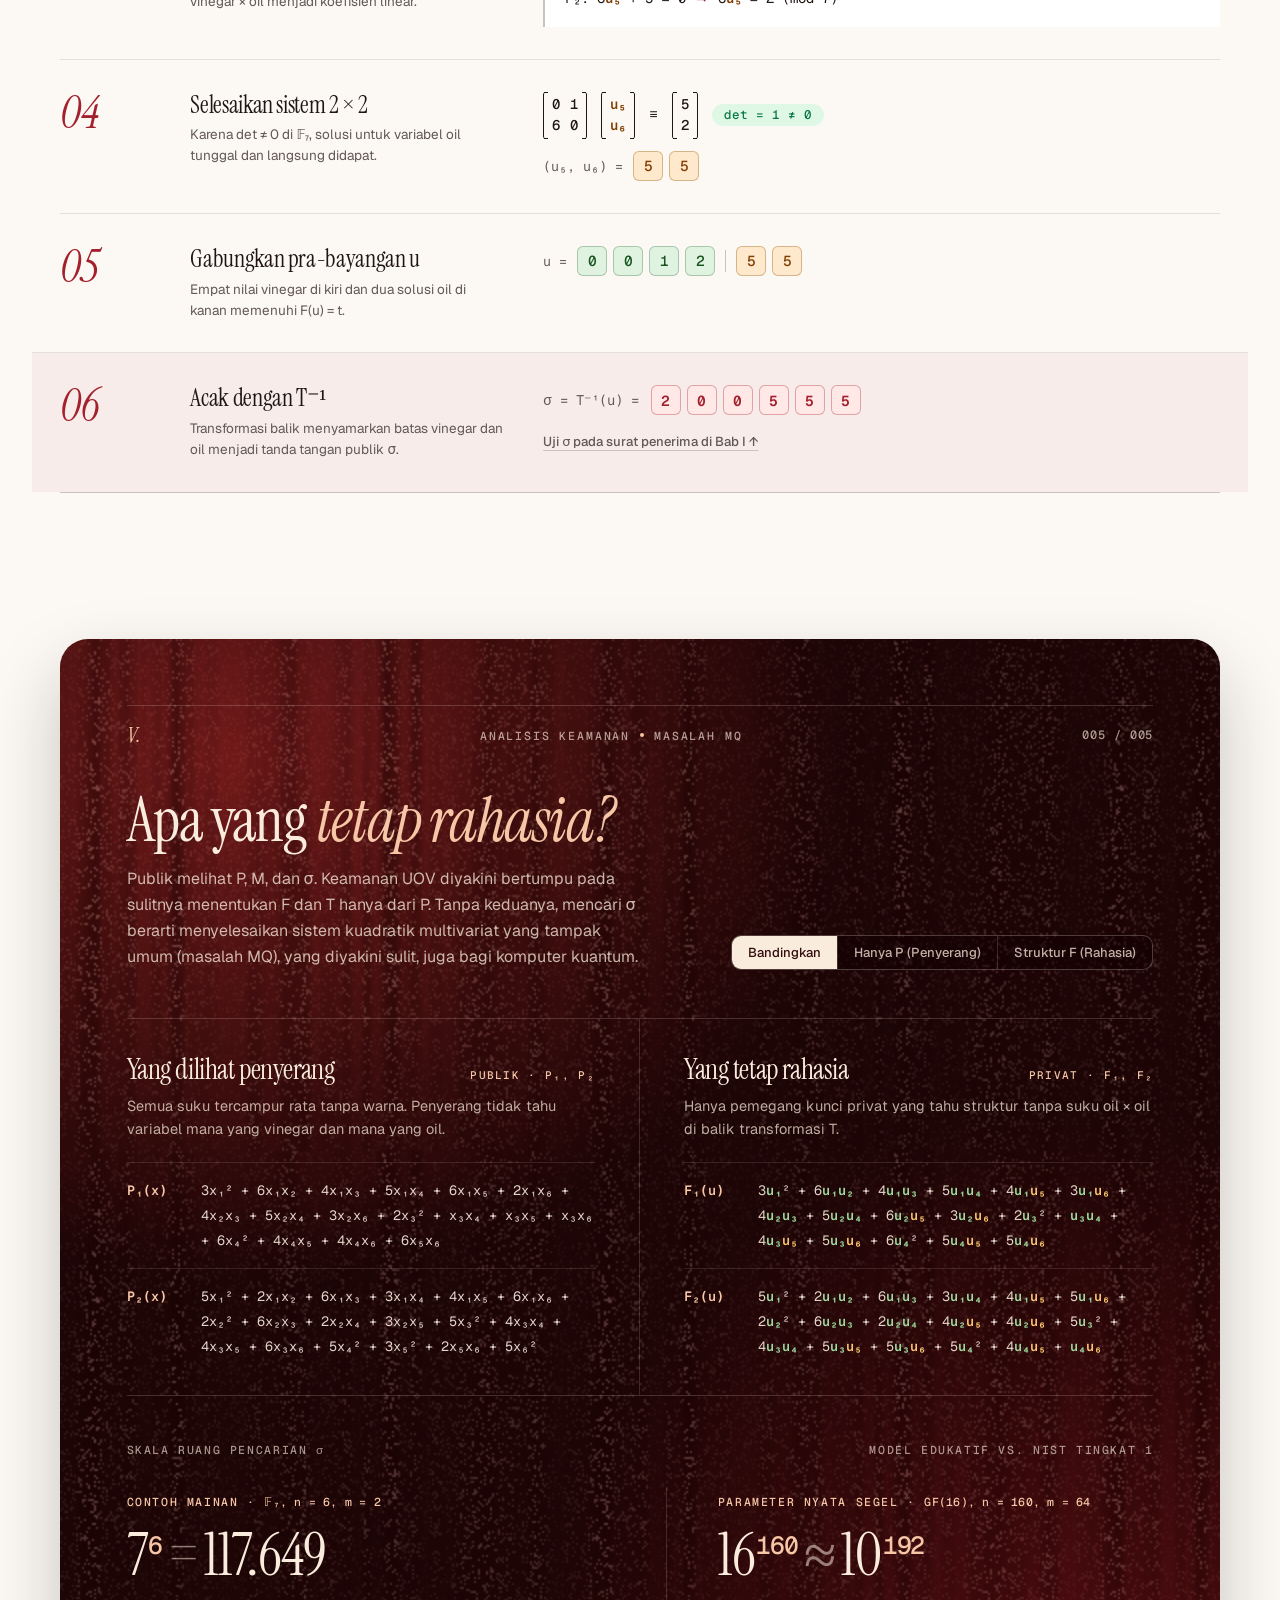
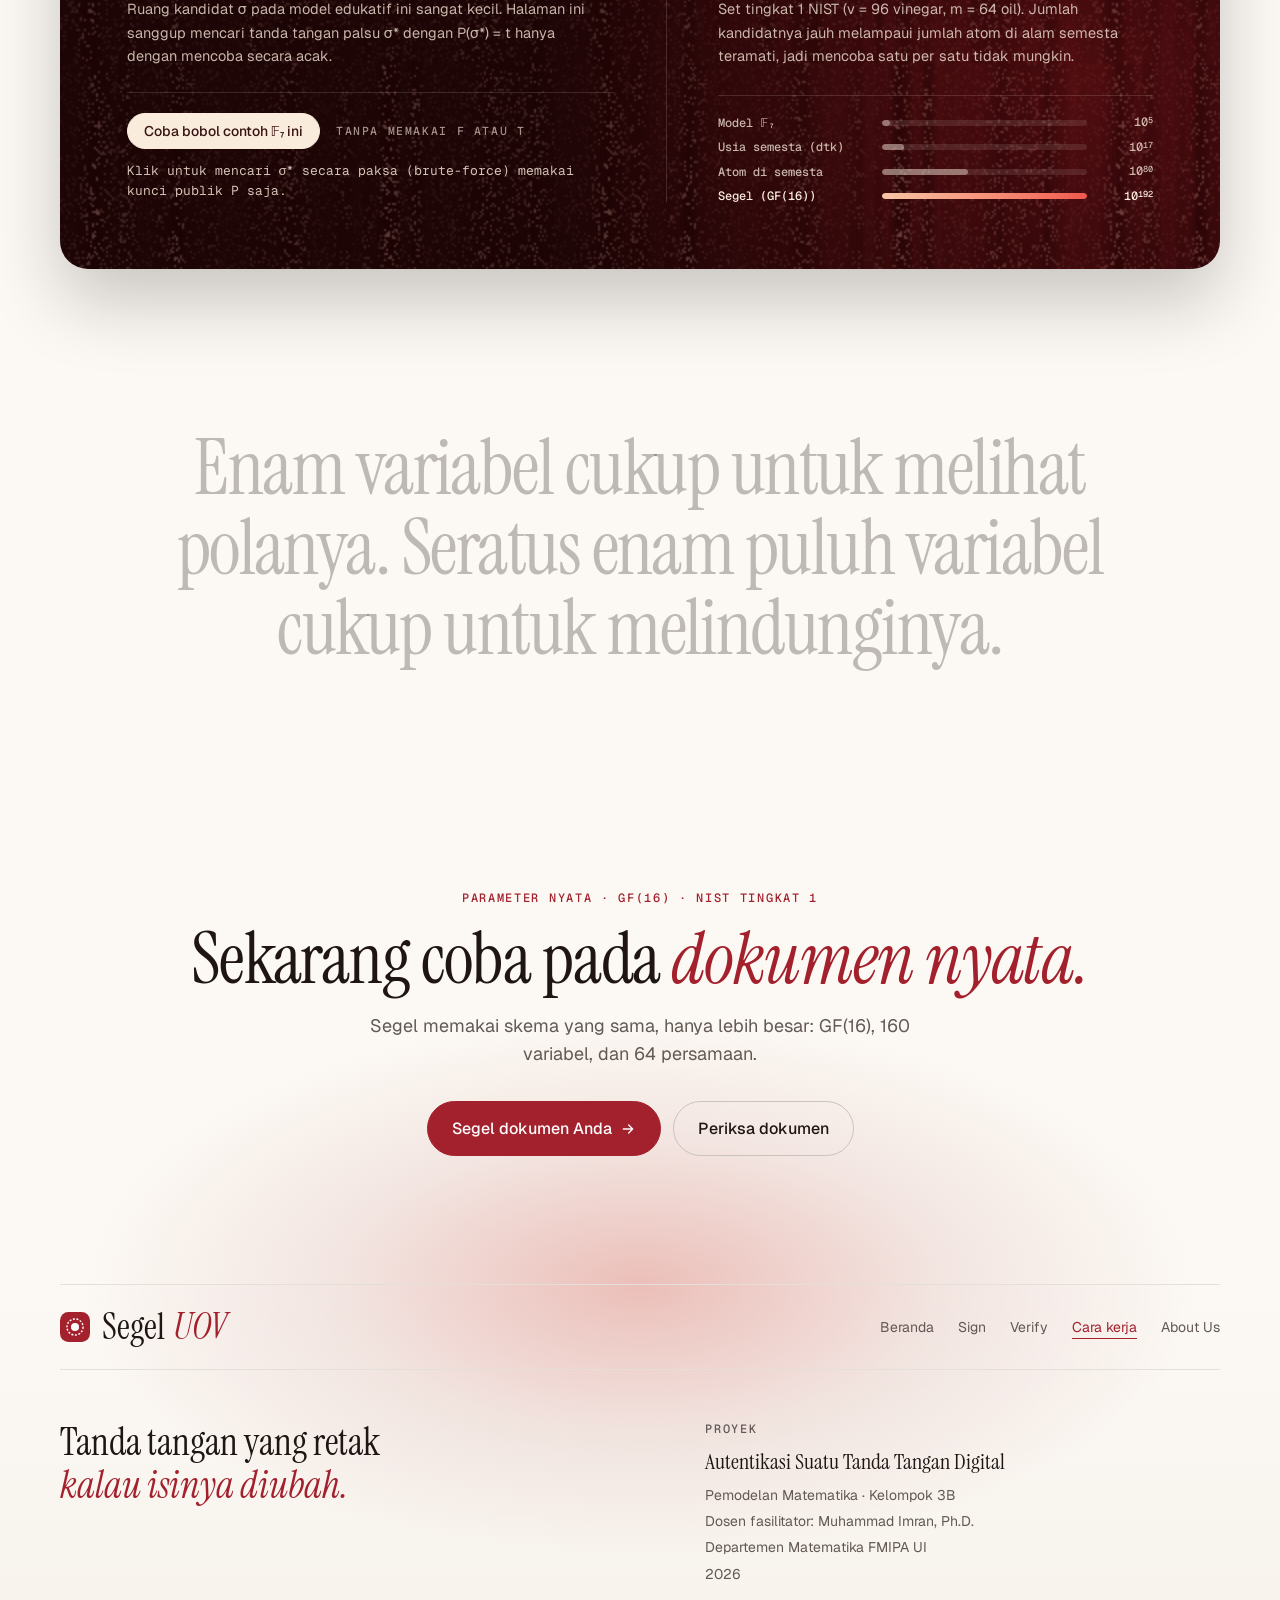
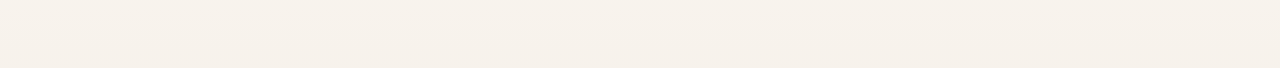
<file: cara-kerja/index.html>
<!doctype html>
<html lang="id">
<head>
<meta charset="utf-8">
<meta name="viewport" content="width=device-width, initial-scale=1, maximum-scale=1, user-scalable=no">
<title>Cara kerja · Segel</title>
<script>try{var t=localStorage.getItem('segel-tema');if(t==='gelap'||(!t&&matchMedia('(prefers-color-scheme: dark)').matches))document.documentElement.classList.add('gelap')}catch(e){}</script>
<meta name="description" content="Skema Unbalanced Oil and Vinegar dengan parameter kecil di F7, supaya setiap angka bisa diikuti dari KeyGen sampai Verify.">
<meta property="og:type" content="website">
<meta property="og:site_name" content="Segel">
<meta property="og:title" content="Cara kerja UOV · Segel">
<meta property="og:description" content="Skema Unbalanced Oil and Vinegar dengan parameter kecil di F7, supaya setiap angka bisa diikuti dari KeyGen sampai Verify.">
<meta name="twitter:card" content="summary">
<meta name="theme-color" content="#7a2620">
<link rel="preconnect" href="https://fonts.googleapis.com"><link rel="preconnect" href="https://fonts.gstatic.com" crossorigin>
<link href="https://fonts.googleapis.com/css2?family=Geist:wght@400;500;600&family=Geist+Mono:wght@400;500;600&family=Instrument+Serif:ital@0;1&display=swap" rel="stylesheet">
<link rel="stylesheet" href="../css/segel.css">
<link rel="stylesheet" href="cara-kerja.css">
<link rel="icon" href="data:image/svg+xml,%3Csvg xmlns='http://www.w3.org/2000/svg' viewBox='0 0 32 32'%3E%3Crect width='32' height='32' rx='9' fill='%23a3302c'/%3E%3Ccircle cx='16' cy='16' r='4.3' fill='%23fff'/%3E%3Ccircle cx='16' cy='16' r='8.6' fill='none' stroke='%23fff' stroke-width='1.5' stroke-dasharray='2.1 1.7'/%3E%3C/svg%3E">
</head>
<body class="lak panduan">
<main id="isi">

  <!-- ==================== 0. HERO MONOGRAF · DUNIA LAK ==================== -->
  <section class="hero hero-monograf" aria-labelledby="judul-utama">
    <div class="hero-latar" aria-hidden="true"></div>
    <div class="wadah">
      <div class="folio-atas">
        <span class="folio-kiri">Monograf teknis · Unbalanced Oil and Vinegar</span>
        <span class="folio-kanan">q = 7 · n = 6 · v = 4 · m = 2</span>
      </div>

      <div class="hero-monograf-grid">
        <div>
          <h1 id="judul-utama">Matematika di balik <em>satu segel yang retak.</em></h1>
          <p class="pengantar">Skema UOV yang sama dengan halaman utama, diperkecil ke medan 𝔽₇ dengan enam variabel. Semua angka di halaman ini dihitung sungguhan, jadi ubah suratnya atau acak kuncinya dan lihat hasilnya ikut berubah.</p>

          <div class="legenda-hero" aria-label="Legenda warna variabel">
            <span class="legenda-item v"><i class="dot" aria-hidden="true"></i>x₁…x₄ <small>Vinegar · dipilih acak</small></span>
            <span class="legenda-item o"><i class="dot" aria-hidden="true"></i>x₅, x₆ <small>Oil · diselesaikan linear</small></span>
          </div>

          <div class="baris-tombol">
            <a class="tombol terang" href="#eksperimen">Uji surat langsung <svg width="16" height="16" viewBox="0 0 24 24" fill="none" stroke="currentColor" stroke-width="2" stroke-linecap="round" stroke-linejoin="round" aria-hidden="true"><path d="M12 5v14m-6-6 6 6 6-6"/></svg></a>
            <button class="tombol garis-terang" id="regen-hero" type="button">Acak kunci baru</button>
          </div>
        </div>

        <aside class="instrumen-hero sudut" aria-label="Status langsung simulasi UOV">
          <div class="instrumen-kepala">
            <span class="status-lampu" id="hero-lampu"><i class="titik" aria-hidden="true"></i><span id="hero-status-teks">Memeriksa…</span></span>
          </div>

          <div class="cincin-uov">
            <svg class="cincin-svg" id="cincin-svg" viewBox="0 0 180 180" role="img" aria-label="Diagram enam komponen tanda tangan sigma mengelilingi inti verifikasi">
              <circle class="orbit" cx="90" cy="90" r="56"/>
              <circle class="inti-cincin" cx="90" cy="90" r="29"/>
              <circle class="cincin-dalam" cx="90" cy="90" r="22"/>
              <path class="centang-inti" d="M79 90.5l7.5 7.5 14.5-15"/>
              <path class="garis-retak" d="M72 73l14 11-6 8 15 6-5 11"/>
              <g id="simpul-cincin"></g>
            </svg>
            <dl class="telemetri-nilai">
              <div class="telemetri-baris">
                <dt>Tanda tangan <span class="math">σ ∈ 𝔽₇⁶</span></dt>
                <dd id="hero-sigma">(·, ·, ·, ·, ·, ·)</dd>
              </div>
              <div class="telemetri-baris">
                <dt><span class="math">t′ = P(σ)</span> terhadap <span class="math">t = Hash(M′)</span></dt>
                <dd class="telemetri-banding"><span id="hero-tp">(·, ·)</span><span class="rel" id="hero-rel">=</span><span id="hero-tr">(·, ·)</span></dd>
              </div>
            </dl>
          </div>

          <div class="instrumen-kaki">
            <span>P = F ∘ T</span>
            <span class="tabular">49 target · 117.649 kandidat σ</span>
          </div>
        </aside>
      </div>
    </div>

  </section>

  <!-- ==================== 1. REL BAB LENGKET ==================== -->
  <nav class="rel-bab" aria-label="Daftar bab monograf">
    <div class="wadah">
      <div class="nav-segmen" id="nav-segmen">
        <a href="#eksperimen" aria-current="location"><em>I.</em> Eksperimen</a>
        <a href="#keygen"><em>II.</em> Kunci</a>
        <a href="#hash"><em>III.</em> Hash</a>
        <a href="#sign"><em>IV.</em> Tanda Tangan</a>
        <a href="#aman"><em>V.</em> Keamanan</a>
      </div>
      <a class="rel-status" id="rel-status" href="#eksperimen" aria-live="polite">
        <i class="titik" aria-hidden="true"></i>
        <span>P(σ) <b id="rel-tp">(·, ·)</b> <span id="rel-op">=</span> <b id="rel-tr">(·, ·)</b> Hash(M′)</span>
      </a>
    </div>
  </nav>

  <!-- ==================== BAB I · EKSPERIMEN LANGSUNG ==================== -->
  <section class="bab-monograf" id="eksperimen" aria-labelledby="judul-surat">
    <div class="wadah">
      <div class="bab-garis">
        <span class="bab-romawi">I.</span>
        <span class="bab-label">Eksperimen langsung <i class="titik-pemisah" aria-hidden="true"></i> Verifikasi</span>
        <span class="bab-folio">001 / 005</span>
      </div>

      <header class="bab-kepala">
        <h2 id="judul-surat">Satu surat, <em>dua versi.</em></h2>
        <p>Pengirim menandatangani naskah asli satu kali dan menghasilkan vektor σ. Penerima hanya memeriksa apakah P(σ) sama dengan hash salinan yang ia terima, tanpa pernah melihat kunci privat.</p>
      </header>

      <div class="lembar-surat sudut">
        <div class="surat-kolom asli">
          <div>
            <div class="surat-meta">
              <h3>Naskah asli pengirim</h3>
              <span class="lencana-diff" id="badge-asli">Tersegel utuh</span>
            </div>
            <p id="asli" style="margin-top:20px"></p>
          </div>
          <div class="surat-kaki">
            <div>
              <span class="sigma-label">Tanda tangan <span class="math">σ ∈ 𝔽₇⁶</span></span>
              <div class="sigma-deret" id="nilai-sigma" aria-label="Komponen tanda tangan sigma"></div>
            </div>
            <a class="tautan-halus" href="#hash">Sunting naskah sumber M ↓</a>
          </div>
        </div>

        <div class="surat-kolom salinan">
          <div>
            <div class="surat-meta">
              <h3><label for="recv">Salinan yang diterima</label></h3>
              <span class="lencana-diff" id="badge-salinan">Cocok dengan asli</span>
            </div>
            <textarea id="recv" rows="2" spellcheck="false" style="margin-top:20px" aria-label="Salinan surat penerima yang dapat disunting"></textarea>
          </div>
          <div class="surat-kaki">
            <div class="contoh-ubah" aria-label="Contoh perubahan cepat">
              <span>Uji cepat</span>
              <button class="chip-uji" type="button" data-uji="nominal">Rp5 → Rp6</button>
              <button class="chip-uji" type="button" data-uji="nama">Alice → Bob</button>
              <button class="chip-uji" type="button" data-uji="spasi">+ spasi</button>
            </div>
          </div>
        </div>
      </div>

      <div class="pita-putusan">
        <div class="pita-aksi">
          <button class="tombol utama kecil" id="restore" type="button">Pulihkan surat</button>
          <button class="tombol kecil" id="tamper" type="button">Ubah satu karakter</button>
        </div>

        <div class="putusan-narasi" id="verdict" role="status" aria-live="polite"></div>

        <div class="banding-besar" id="banding-besar">
          <div><strong id="tp">(·, ·)</strong><small>Dari tanda tangan · P(σ)</small></div>
          <span class="rel" id="relasi" aria-label="sama dengan">=</span>
          <div><strong id="tr">(·, ·)</strong><small>Dari salinan · t = Hash(M′)</small></div>
        </div>
      </div>
    </div>
  </section>

  <!-- ==================== BAB II · PEMBANGKITAN KUNCI ==================== -->
  <section class="bab-monograf bab-reveal" id="keygen" aria-labelledby="judul-keygen">
    <div class="wadah">
      <div class="bab-garis">
        <span class="bab-romawi">II.</span>
        <span class="bab-label">Pembangkitan kunci <i class="titik-pemisah" aria-hidden="true"></i> KeyGen</span>
        <span class="bab-folio">002 / 005</span>
      </div>

      <header class="bab-kepala">
        <h2 id="judul-keygen">Bagaimana kunci publik <em>dibuat?</em></h2>
        <div>
          <p>Kunci privat terdiri dari peta kuadratik F yang sengaja mengosongkan blok oil × oil, ditambah pengacak linear T. Komposisi P = F ∘ T menyembunyikan kekosongan itu sebelum dibagikan ke publik. Jadi sk = (F, T) dan pk = P.</p>
          <div class="bab-aksi">
            <button class="tombol kecil" id="regen" type="button">Acak kunci baru</button>
          </div>
        </div>
      </header>

      <div class="kontrol-kunci">
        <div class="pilih-pers" role="group" aria-label="Pilih persamaan yang ditampilkan">
          <button type="button" data-eq="0" aria-pressed="true">Persamaan 1 · F₁ &amp; P₁</button>
          <button type="button" data-eq="1" aria-pressed="false">Persamaan 2 · F₂ &amp; P₂</button>
        </div>
        <div class="legenda-baris" aria-label="Keterangan warna matriks">
          <span><i class="k-v" aria-hidden="true"></i>x₁…x₄ Vinegar</span>
          <span><i class="k-o" aria-hidden="true"></i>x₅, x₆ Oil</span>
        </div>
      </div>

      <div class="kisi-matriks sudut">
        <article class="sel-matriks">
          <div>
            <div class="sel-kepala">
              <h3 id="judul-matF">F₁ · Peta rahasia</h3>
              <span class="tag-status rahasia-tag">Rahasia</span>
            </div>
            <div class="mat-bungkus" id="matF"></div>
          </div>
          <p class="sel-catatan">Tiga sel berarsir di kanan bawah adalah blok <b>oil × oil</b>. Koefisiennya dikunci selalu <b>0</b> agar nanti bisa dilinearkan.</p>
        </article>

        <article class="sel-matriks tengah-t">
          <div>
            <div class="sel-kepala">
              <h3>T · Pengacak linear</h3>
              <span class="tag-status rahasia-tag">Rahasia</span>
            </div>
            <div class="mat-bungkus" id="matT"></div>
          </div>
          <div>
            <div class="rumus-blok" aria-label="T sama dengan matriks blok I4 A, 0 I2; invers T sama dengan I4 minus A, 0 I2">
              <span class="blok-eq">T = <span class="kurung-mat"><span>I₄</span><span class="o-teks">A</span><span>0</span><span>I₂</span></span></span>
              <span class="blok-eq">T⁻¹ = <span class="kurung-mat"><span>I₄</span><span class="o-teks">−A</span><span>0</span><span>I₂</span></span></span>
            </div>
            <p class="sel-catatan">Blok <b>A</b> (4 × 2) mencampur variabel oil ke seluruh variabel vinegar dengan invers yang langsung diketahui.</p>
          </div>
        </article>

        <article class="sel-matriks kolom-publik">
          <div>
            <div class="sel-kepala">
              <h3 id="judul-matP">P₁ = F₁ ∘ T</h3>
              <span class="tag-status publik-tag">Publik</span>
            </div>
            <div class="mat-bungkus" id="matP"></div>
          </div>
          <p class="sel-catatan" id="ooNote"></p>
        </article>
      </div>

      <div class="band-polinomial">
        <div class="kolom-poli">
          <div class="poli-kepala">
            <h4 id="judul-polyF">Bentuk polinomial <span class="math">F₁(u)</span></h4>
            <span class="poli-hitung">0 suku oil × oil</span>
          </div>
          <div class="poli-ekspresi" id="polyF"></div>
        </div>
        <div class="kolom-poli">
          <div class="poli-kepala">
            <h4 id="judul-polyP">Bentuk polinomial <span class="math">P₁(x)</span></h4>
            <span class="poli-hitung terisi" id="hitung-oo-p"></span>
          </div>
          <div class="poli-ekspresi" id="polyP"></div>
        </div>
      </div>

      <div class="petunjuk-hover">
        <span id="info-suku">Arahkan kursor ke sel matriks atau suku polinomial di atas untuk melacak korespondensinya.</span>
        <span>Semua aritmetika dilakukan mod 7</span>
      </div>
    </div>
  </section>

  <!-- ==================== BAB III · RINGKASAN PESAN (HASH) ==================== -->
  <section class="bab-monograf bab-reveal" id="hash" aria-labelledby="judul-hash">
    <div class="wadah">
      <div class="bab-garis">
        <span class="bab-romawi">III.</span>
        <span class="bab-label">Ringkasan pesan <i class="titik-pemisah" aria-hidden="true"></i> Hash</span>
        <span class="bab-folio">003 / 005</span>
      </div>

      <header class="bab-kepala">
        <h2 id="judul-hash">Bagaimana surat menjadi <em>dua angka?</em></h2>
        <p>Dokumen sepanjang apa pun diringkas lewat SHA-256 menjadi 256 bit. Dalam model mainan ini, empat byte pertama dipetakan mod 7 menjadi vektor target t ∈ 𝔽₇². Yang ditandatangani adalah t, bukan M, supaya dokumen sepanjang apa pun cukup diwakili satu vektor pendek, dan perubahan sekecil apa pun pada M mengubah t.</p>
      </header>

      <div class="hash-alur sudut">
        <div class="hash-lembar">
          <div class="hash-lembar-atas">
            <label class="hash-lembar-label" for="msg">
              <span>Dokumen sumber <span class="math">M</span></span>
              <span class="byte-pil tabular" id="panjang-msg">0 byte</span>
            </label>
            <div class="hash-sinkron">
              <span class="sinkron-tanda" id="status-sinkron">Tersinkron dengan Bab I</span>
              <button class="tombol kecil" id="sign-dari-hash" type="button">Segel naskah M ini</button>
            </div>
          </div>
          <textarea id="msg" rows="2" spellcheck="false">Beasiswa untuk Alice disetujui sebesar Rp5.000.000.</textarea>
        </div>

        <div class="hash-register-blok">
          <div class="register-kepala">
            <span>Register <span class="math">SHA-256(M)</span> · 32 byte dalam 16 pasangan heksadesimal</span>
            <small>4 byte pertama dipetakan ke 𝔽₇²</small>
          </div>
          <div class="sha-register" id="hex" aria-label="Nilai hash SHA-256 dalam 16 blok 2-byte"></div>
        </div>

        <div class="hash-reduksi">
          <div class="reduksi-kol">
            <div class="reduksi-meta">
              <span class="lbl">Byte 0–1 → <span class="math">t₁</span></span>
              <span class="reduksi-chip c1" id="red-1-hex">0x0000</span>
            </div>
            <div class="reduksi-pers">
              <span class="hitung" id="red-1-hitung">0 mod 7</span>
              <strong class="hasil-angka" id="red-1-hasil">0</strong>
            </div>
          </div>

          <div class="reduksi-kol">
            <div class="reduksi-meta">
              <span class="lbl">Byte 2–3 → <span class="math">t₂</span></span>
              <span class="reduksi-chip c2" id="red-2-hex">0x0000</span>
            </div>
            <div class="reduksi-pers">
              <span class="hitung" id="red-2-hitung">0 mod 7</span>
              <strong class="hasil-angka" id="red-2-hasil">0</strong>
            </div>
          </div>

          <div class="reduksi-kol inti">
            <div class="reduksi-meta">
              <span class="lbl">Vektor target · <span class="math">t = Hash(M)</span></span>
              <span class="hitung" style="font-size:11.5px">𝔽₇²</span>
            </div>
            <div class="reduksi-pers">
              <span class="hitung">Hash : {0, 1}* → 𝔽₇²</span>
              <strong class="hasil-angka" id="t">(·, ·)</strong>
            </div>
          </div>
        </div>
      </div>
    </div>
  </section>

  <!-- ==================== BAB IV · PENANDATANGANAN (SIGN) ==================== -->
  <section class="bab-monograf bab-reveal" id="sign" aria-labelledby="judul-sign">
    <div class="wadah">
      <div class="bab-garis">
        <span class="bab-romawi">IV.</span>
        <span class="bab-label">Penandatanganan <i class="titik-pemisah" aria-hidden="true"></i> Sign</span>
        <span class="bab-folio">004 / 005</span>
      </div>

      <header class="bab-kepala">
        <h2 id="judul-sign">Dari mana tanda tangan σ <em>berasal?</em></h2>
        <div>
          <p>Isi empat variabel vinegar secara acak. Karena F tidak punya suku oil × oil, sistem kuadratiknya menjadi dua persamaan linear dengan dua variabel oil, lalu σ = T⁻¹(u).</p>
          <div class="bab-aksi">
            <button class="tombol utama kecil" id="doSign" type="button">Acak vinegar &amp; tanda tangani ulang</button>
            <span class="sign-meta-pil" id="sign-meta"></span>
          </div>
        </div>
      </header>

      <ol class="buku-sign sudut" id="signFlow"></ol>
    </div>
  </section>

  <!-- ==================== BAB V · KEAMANAN (INSET LAK GELAP) ==================== -->
  <section class="bab-keamanan bab-reveal" id="aman" aria-labelledby="judul-aman">
    <div class="wadah">
      <div class="panggung-keamanan">
        <div class="bab-garis">
          <span class="bab-romawi">V.</span>
          <span class="bab-label">Analisis keamanan <i class="titik-pemisah" aria-hidden="true"></i> Masalah MQ</span>
          <span class="bab-folio">005 / 005</span>
        </div>

        <header class="keamanan-kepala">
          <div class="keamanan-kepala-teks">
            <h2 id="judul-aman">Apa yang <em>tetap rahasia?</em></h2>
            <p>Publik melihat P, M, dan σ. Keamanan UOV diyakini bertumpu pada sulitnya menentukan F dan T hanya dari P. Tanpa keduanya, mencari σ berarti menyelesaikan sistem kuadratik multivariat yang tampak umum (masalah MQ), yang diyakini sulit, juga bagi komputer kuantum.</p>
          </div>
          <div class="lensa-kontrol" role="group" aria-label="Pilih sudut pandang sistem persamaan">
            <button type="button" data-lensa="banding" aria-pressed="true">Bandingkan</button>
            <button type="button" data-lensa="penyerang" aria-pressed="false">Hanya P (Penyerang)</button>
            <button type="button" data-lensa="rahasia" aria-pressed="false">Struktur F (Rahasia)</button>
          </div>
        </header>

        <div class="lensa-bentang" id="lensa-bentang" data-mode="banding">
          <div class="lensa-kolom publik-sisi">
            <div class="lensa-subkepala">
              <h3>Yang dilihat penyerang</h3>
              <span class="lensa-tag">Publik · P₁, P₂</span>
            </div>
            <p class="ket">Semua suku tercampur rata tanpa warna. Penyerang tidak tahu variabel mana yang vinegar dan mana yang oil.</p>
            <div class="poli-gelap" id="atkP"></div>
          </div>
          <div class="lensa-kolom rahasia-sisi">
            <div class="lensa-subkepala">
              <h3>Yang tetap rahasia</h3>
              <span class="lensa-tag">Privat · F₁, F₂</span>
            </div>
            <p class="ket">Hanya pemegang kunci privat yang tahu struktur tanpa suku oil × oil di balik transformasi T.</p>
            <div class="poli-gelap" id="atkF"></div>
          </div>
        </div>

        <div class="skala-kepala">
          <span>Skala ruang pencarian <span class="math">σ</span></span>
          <span>Model edukatif vs. NIST Tingkat 1</span>
        </div>

        <div class="skala-keamanan">
          <div class="skala-kartu">
            <div>
              <span class="skala-eyebrow">Contoh mainan · <span class="math">𝔽₇, n = 6, m = 2</span></span>
              <div class="angka-monumen">7<sup>6</sup><span class="sama">=</span>117.649</div>
              <p class="skala-desc">Ruang kandidat σ pada model edukatif ini sangat kecil. Halaman ini sanggup mencari tanda tangan palsu σ* dengan P(σ*) = t hanya dengan mencoba secara acak.</p>
            </div>
            <div class="sim-bobol">
              <div class="sim-baris">
                <button class="tombol terang kecil" id="btn-bobol" type="button">Coba bobol contoh 𝔽₇ ini</button>
                <span class="skala-eyebrow" style="color:oklch(95% 0.025 70 / 0.6)">Tanpa memakai F atau T</span>
              </div>
              <div class="sim-hasil" id="sim-hasil" aria-live="polite">Klik untuk mencari σ* secara paksa (brute-force) memakai kunci publik P saja.</div>
            </div>
          </div>

          <div class="skala-kartu nyata">
            <div>
              <span class="skala-eyebrow">Parameter nyata Segel · <span class="math">GF(16), n = 160, m = 64</span></span>
              <div class="angka-monumen">16<sup>160</sup><span class="sama">≈</span>10<sup>192</sup></div>
              <p class="skala-desc">Set tingkat 1 NIST (v = 96 vinegar, m = 64 oil). Jumlah kandidatnya jauh melampaui jumlah atom di alam semesta teramati, jadi mencoba satu per satu tidak mungkin.</p>
            </div>

            <div class="batang-log" aria-label="Perbandingan skala logaritmik">
              <div class="log-baris">
                <span>Model 𝔽₇</span>
                <div class="log-jalur"><div class="log-isi" style="width:4%"></div></div>
                <span class="log-nilai">10<sup>5</sup></span>
              </div>
              <div class="log-baris">
                <span>Usia semesta (dtk)</span>
                <div class="log-jalur"><div class="log-isi" style="width:11%"></div></div>
                <span class="log-nilai">10<sup>17</sup></span>
              </div>
              <div class="log-baris">
                <span>Atom di semesta</span>
                <div class="log-jalur"><div class="log-isi" style="width:42%"></div></div>
                <span class="log-nilai">10<sup>80</sup></span>
              </div>
              <div class="log-baris utama">
                <span>Segel (GF(16))</span>
                <div class="log-jalur"><div class="log-isi" style="width:100%"></div></div>
                <span class="log-nilai">10<sup>192</sup></span>
              </div>
            </div>
          </div>
        </div>
      </div>
    </div>
  </section>

  <!-- ==================== SLOGAN & PENUTUP (KONVERGEN BERANDA) ==================== -->
  <section class="slogan-besar" aria-label="Inti matematika UOV">
    <div class="wadah">
      <p>Enam variabel cukup untuk melihat polanya. <em>Seratus enam puluh variabel cukup untuk melindunginya.</em></p>
    </div>
  </section>

  <section class="penutup">
    <div class="wadah">
      <span class="alis">Parameter nyata · GF(16) · NIST Tingkat 1</span>
      <h2>Sekarang coba pada <em>dokumen nyata.</em></h2>
      <p class="pengantar">Segel memakai skema yang sama, hanya lebih besar: GF(16), 160 variabel, dan 64 persamaan.</p>
      <div class="baris-tombol">
        <a href="../tandatangani/" class="tombol utama besar">Segel dokumen Anda <svg width="16" height="16" viewBox="0 0 24 24" fill="none" stroke="currentColor" stroke-width="2" stroke-linecap="round" stroke-linejoin="round" aria-hidden="true"><path d="M5 12h14m-6-6 6 6-6 6"/></svg></a>
        <a href="../verifikasi/" class="tombol besar">Periksa dokumen</a>
      </div>
    </div>
  </section>
</main>

<script type="module">
import { pasangShell } from '../js/shell.mjs';
import { V, N, keygen, sign, verify, hashToField, isOil, randElem } from '../js/uov-toy.mjs';
pasangShell();

const $ = id => document.getElementById(id);
// Surat yang diketik di beranda (lewat tautan "Lihat perhitungan surat ini") menjadi naskah M.
try {
  const dariBeranda = sessionStorage.getItem('segel-surat');
  if (dariBeranda) { $('msg').value = dariBeranda.slice(0, 500); sessionStorage.removeItem('segel-surat'); }
} catch {}
const SUB = '₀₁₂₃₄₅₆₇₈₉';
const sub = n => String(n).split('').map(d => SUB[d]).join('');
const clsVar = i => isOil(i) ? 'o-teks' : 'v-teks';
const clsGelap = i => isOil(i) ? 'o-gelap' : 'v-gelap';

let keys, signed = '', sig = null, eqIdx = 0;

// Auto-tinggi untuk textarea tanpa pegangan resize bawaan browser
function ukurTextarea(el) {
  el.style.height = 'auto';
  el.style.height = el.scrollHeight + 'px';
}

// Bangun simpul cincin 6 variabel di SVG hero
function renderCincin(sigma, ok) {
  const g = $('simpul-cincin');
  const cx = 90, cy = 90, r = 56;
  let html = '';
  for (let i = 0; i < N; i++) {
    const sudut = (-Math.PI / 2) + (i * 2 * Math.PI / N);
    const x = (cx + r * Math.cos(sudut)).toFixed(1);
    const y = (cy + r * Math.sin(sudut)).toFixed(1);
    const lx = (cx + (r + 24) * Math.cos(sudut)).toFixed(1);
    const ly = (cy + (r + 24) * Math.sin(sudut)).toFixed(1);
    const tipe = isOil(i) ? 'o' : 'v';
    html += `<g class="simpul-var ${tipe}"><circle cx="${x}" cy="${y}" r="13"/><text x="${x}" y="${y}">${sigma[i]}</text></g>`;
    html += `<text class="simpul-lbl" x="${lx}" y="${ly}">σ${sub(i + 1)}</text>`;
  }
  g.innerHTML = html;
  $('cincin-svg').classList.toggle('retak', !ok);
}

// Render matriks 6x6 dengan atribut data-pair untuk penyorotan silang
function matHTML(U, { jenis = 'F', full = false } = {}) {
  const kelasT = jenis === 'T' ? ' blok-t' : '';
  let h = `<div class="mat-uov${kelasT}"><span></span>`;
  for (let j = 0; j < N; j++) {
    const warna = jenis === 'P' ? '' : (isOil(j) ? 'o' : 'v');
    h += `<span class="hd ${warna}">x${sub(j + 1)}</span>`;
  }
  for (let i = 0; i < N; i++) {
    const warnaRow = jenis === 'P' ? '' : (isOil(i) ? 'o' : 'v');
    h += `<span class="hd ${warnaRow}">x${sub(i + 1)}</span>`;
    for (let j = 0; j < N; j++) {
      const a = U[i][j];
      if (!full && j < i) {
        h += '<span class="sel lo" aria-hidden="true">·</span>';
        continue;
      }
      const batas = (jenis === 'T' && j === V - 1 ? ' batas-kanan' : '') + (jenis === 'T' && i === V - 1 ? ' batas-bawah' : '');
      if (jenis === 'T') {
        const blok = i < V && j >= V ? ' blok-a' : i === j ? ' blok-id' : a === 0 ? ' z' : '';
        h += `<span class="sel${blok}${batas}">${a}</span>`;
      } else {
        const oo = isOil(i) && isOil(j);
        const vo = isOil(i) !== isOil(j);
        let c = '';
        if (jenis === 'F') c = oo ? 'oo-nol' : vo ? 'vo' : '';
        if (jenis === 'P') c = oo && a ? 'oo-terisi' : '';
        const nol = !a && !oo ? ' z' : '';
        h += `<span class="sel ${c}${nol}" data-mat="${jenis}" data-pair="${i}-${j}" tabindex="0">${a}</span>`;
      }
    }
  }
  return h + '</div>';
}

function polyTermsHTML(U, v, { jenis = 'F', gelap = false, warna = true } = {}) {
  const terms = [];
  const cFn = gelap ? clsGelap : clsVar;
  for (let i = 0; i < N; i++) {
    for (let j = i; j < N; j++) {
      const a = U[i][j];
      if (!a) continue;
      const x = k => warna ? `<span class="${cFn(k)}">${v}${sub(k + 1)}</span>` : `${v}${sub(k + 1)}`;
      const oo = warna && isOil(i) && isOil(j);
      const body = `${a === 1 ? '' : a}${i === j ? x(i) + '²' : x(i) + x(j)}`;
      if (gelap) {
        terms.push(`<span class="${oo ? 'oo-gelap' : ''}">${body}</span>`);
      } else {
        terms.push(`<span class="poli-suku${oo ? ' oo-suku' : ''}" data-mat="${jenis}" data-pair="${i}-${j}">${body}</span>`);
      }
    }
  }
  const sep = gelap ? ' + ' : '<span class="poli-plus">+</span>';
  return terms.join(sep);
}

function polyHTML(U, name, v, opts = {}) {
  return `<strong>${name}(${v})</strong> = ${polyTermsHTML(U, v, opts)}`;
}

const countOO = U => {
  let c = 0;
  for (let i = V; i < N; i++) for (let j = i; j < N; j++) if (U[i][j]) c++;
  return c;
};

function pasangSorotSilang() {
  const info = $('info-suku');
  const defaultInfo = 'Arahkan kursor ke sel matriks atau suku polinomial di atas untuk melacak korespondensinya.';
  const wadah = $('keygen');

  const sorot = (pair, mat) => {
    wadah.querySelectorAll('.sorot').forEach(el => el.classList.remove('sorot'));
    if (!pair) { info.textContent = defaultInfo; return; }
    wadah.querySelectorAll(`[data-pair="${pair}"]`).forEach(el => el.classList.add('sorot'));
    const [i, j] = pair.split('-').map(Number);
    const peran = isOil(i) && isOil(j) ? 'oil × oil' : (isOil(i) || isOil(j)) ? 'vinegar × oil' : 'vinegar × vinegar';
    const fVal = keys.F[eqIdx][i][j], pVal = keys.P[eqIdx][i][j];
    const suku = i === j ? `x${sub(i + 1)}²` : `x${sub(i + 1)}x${sub(j + 1)}`;
    const kSub = sub(eqIdx + 1);
    info.innerHTML = `<strong>${suku}</strong> (${peran}) · koefisien F${kSub} = <strong>${fVal}</strong> → di P${kSub} = <strong>${pVal}</strong>`;
  };

  wadah.querySelectorAll('[data-pair]').forEach(el => {
    el.addEventListener('mouseenter', () => sorot(el.dataset.pair, el.dataset.mat));
    el.addEventListener('focus', () => sorot(el.dataset.pair, el.dataset.mat));
    el.addEventListener('mouseleave', () => sorot(null));
    el.addEventListener('blur', () => sorot(null));
  });
}

function renderKeys() {
  const kSub = sub(eqIdx + 1);
  const Fk = keys.F[eqIdx], Pk = keys.P[eqIdx];
  const ooCount = countOO(Pk);

  $('judul-matF').textContent = `F${kSub} · Peta rahasia`;
  $('judul-matP').textContent = `P${kSub} = F${kSub} ∘ T`;
  $('judul-polyF').innerHTML = `Bentuk polinomial <span class="math">F${kSub}(u)</span>`;
  $('judul-polyP').innerHTML = `Bentuk polinomial <span class="math">P${kSub}(x)</span>`;
  $('hitung-oo-p').textContent = `${ooCount} dari 3 suku oil × oil terisi`;

  $('matF').innerHTML = matHTML(Fk, { jenis: 'F' });
  $('matT').innerHTML = matHTML(keys.T, { jenis: 'T', full: true });
  $('matP').innerHTML = matHTML(Pk, { jenis: 'P' });

  $('polyF').innerHTML = polyHTML(Fk, 'F' + kSub, 'u', { jenis: 'F', warna: true });
  $('polyP').innerHTML = polyHTML(Pk, 'P' + kSub, 'x', { jenis: 'P', warna: true });
  $('ooNote').innerHTML = `Setelah dicampur T, muncul <b>${ooCount}</b> koefisien non-nol pada blok oil × oil (disorot merah), sehingga struktur rahasia F${kSub} tertutup.`;

  // Bab V: polinomial lengkap kedua persamaan dalam baris garis tipis terbuka
  $('atkP').innerHTML = keys.P.map((U, k) =>
    `<div class="poli-gelap-baris"><span class="poli-gelap-nama">P${sub(k + 1)}(x)</span><div>${polyTermsHTML(U, 'x', { gelap: true, warna: false })}</div></div>`
  ).join('');
  $('atkF').innerHTML = keys.F.map((U, k) =>
    `<div class="poli-gelap-baris"><span class="poli-gelap-nama">F${sub(k + 1)}(u)</span><div>${polyTermsHTML(U, 'u', { gelap: true, warna: true })}</div></div>`
  ).join('');

  const totalOO = countOO(keys.P[0]) + countOO(keys.P[1]);
  $('sim-hasil').textContent = 'Klik untuk mencari σ* secara paksa (brute-force) memakai kunci publik P saja.';
  pasangSorotSilang();
}

// Render register 16 blok 2-byte SHA-256 -> F_7^2
async function renderHash(teks) {
  const bytes = new TextEncoder().encode(teks);
  $('panjang-msg').textContent = `${bytes.length} byte`;
  const { hex, t } = await hashToField(teks);
  const p1 = hex.slice(0, 4), p2 = hex.slice(4, 8);
  const v1 = parseInt(p1, 16), v2 = parseInt(p2, 16);

  let selHTML = '';
  for (let i = 0; i < 16; i++) {
    const chunk = hex.slice(i * 4, i * 4 + 4);
    const b0 = String(i * 2).padStart(2, '0'), b1 = String(i * 2 + 1).padStart(2, '0');
    const cls = i === 0 ? ' ambil-1' : i === 1 ? ' ambil-2' : '';
    selHTML += `<div class="sha-sel${cls}"><span class="idx">${b0}–${b1}</span><span class="val">${chunk}</span></div>`;
  }
  $('hex').innerHTML = selHTML;
  $('red-1-hex').textContent = `0x${p1}`;
  $('red-1-hitung').textContent = `${v1.toLocaleString('id-ID')} mod 7`;
  $('red-1-hasil').textContent = String(t[0]);
  $('red-2-hex').textContent = `0x${p2}`;
  $('red-2-hitung').textContent = `${v2.toLocaleString('id-ID')} mod 7`;
  $('red-2-hasil').textContent = String(t[1]);
  $('t').textContent = `(${t[0]}, ${t[1]})`;

  const cocok = teks === signed;
  $('status-sinkron').textContent = cocok ? 'Tersinkron dengan Bab I' : 'Belum disegel ulang';
  $('status-sinkron').classList.toggle('berbeda', !cocok);
  $('sign-dari-hash').classList.toggle('utama', !cocok);
  return { hex, t };
}

function vektorTiles(arr, mode = 'plain') {
  return '<span class="vektor-chip">' + arr.map((a, i) => {
    const sep = mode === 'uo' && i === V ? '<i class="pemisah-vo" aria-hidden="true"></i>' : '';
    const c = mode === 'v' ? 'v' : mode === 'o' ? 'o' : mode === 'sig' ? 'sig' : mode === 'uo' ? (isOil(i) ? 'o' : 'v') : '';
    return `${sep}<span class="el ${c}">${a}</span>`;
  }).join('') + '</span>';
}

async function doSign() {
  const msg = $('msg').value;
  const { t } = await renderHash(msg);
  sig = sign(keys, t);
  signed = msg;

  $('nilai-sigma').innerHTML = sig.sigma.map(x => `<span>${x}</span>`).join('');
  $('hero-sigma').textContent = '(' + sig.sigma.join(', ') + ')';

  const last = sig.attempts.at(-1);
  const percobaan = sig.attempts.length;
  $('sign-meta').textContent = `${percobaan} percobaan · det = ${last.det} ≠ 0 (mod 7)`;

  const uSym = i => `<span class="o-teks">u${sub(V + i + 1)}</span>`;
  const lin = L => L.map((a, i) => a ? (a === 1 ? '' : a) + uSym(i) : '').filter(Boolean).join(' + ') || '0';
  const retries = sig.attempts.slice(0, -1).map((a, k) =>
    `<div class="catatan-ulang">Percobaan ${k + 1}: vinegar (${a.vin.join(', ')}) menghasilkan det = 0 (singular). Pilih ulang acak.</div>`
  ).join('');

  const [[a, b], [c, d]] = last.rows.map(r => r.L);

  $('signFlow').innerHTML = `
    <li>
      <span class="sign-no">01</span>
      <div class="sign-judul"><h3>Ambil target hash</h3><p>Hasil ringkasan SHA-256 mod 7 dari dokumen sumber M.</p></div>
      <div class="sign-isi">Target persamaan: ${vektorTiles(t)} <span style="color:var(--redup);font-family:var(--huruf-mono);font-size:13px;margin-left:8px">∈ 𝔽₇²</span></div>
    </li>
    <li>
      <span class="sign-no">02</span>
      <div class="sign-judul"><h3>Pilih vinegar acak</h3><p>Setiap penandatanganan memilih nilai baru, jadi satu dokumen bisa punya banyak σ sah.</p></div>
      <div class="sign-isi">${retries}<div style="display:flex;align-items:center;gap:10px;flex-wrap:wrap"><span style="font-family:var(--huruf-mono);font-size:13.5px;color:var(--redup)">(u₁, u₂, u₃, u₄) =</span> ${vektorTiles(sig.vin, 'v')}</div></div>
    </li>
    <li>
      <span class="sign-no">03</span>
      <div class="sign-judul"><h3>Substitusi ke F₁ &amp; F₂</h3><p>Suku vinegar × vinegar menjadi konstanta; suku vinegar × oil menjadi koefisien linear.</p></div>
      <div class="sign-isi">
        <div class="sistem-linear">
          ${last.rows.map((r, k) => `<div class="baris-pers"><span class="ruas">F${sub(k + 1)}: ${lin(r.L)} + ${r.c} ≡ ${t[k]}</span><span class="panah">⇒</span><span class="ruas">${lin(r.L)} ≡ ${last.rhs[k]} (mod 7)</span></div>`).join('')}
        </div>
      </div>
    </li>
    <li>
      <span class="sign-no">04</span>
      <div class="sign-judul"><h3>Selesaikan sistem 2 × 2</h3><p>Karena det ≠ 0 di 𝔽₇, solusi untuk variabel oil tunggal dan langsung didapat.</p></div>
      <div class="sign-isi">
        <div class="matriks-2x2-baris">
          <span class="kurung-mat"><span>${a}</span><span>${b}</span><span>${c}</span><span>${d}</span></span>
          <span class="kurung-mat" style="grid-template-columns:auto"><span class="o-teks">u₅</span><span class="o-teks">u₆</span></span>
          <span>≡</span>
          <span class="kurung-mat" style="grid-template-columns:auto"><span>${last.rhs[0]}</span><span>${last.rhs[1]}</span></span>
          <span class="det-pill">det = ${last.det} ≠ 0</span>
        </div>
        <div style="display:flex;align-items:center;gap:10px;flex-wrap:wrap"><span style="font-family:var(--huruf-mono);font-size:13.5px;color:var(--redup)">(u₅, u₆) =</span> ${vektorTiles(sig.oil, 'o')}</div>
      </div>
    </li>
    <li>
      <span class="sign-no">05</span>
      <div class="sign-judul"><h3>Gabungkan pra-bayangan u</h3><p>Empat nilai vinegar di kiri dan dua solusi oil di kanan memenuhi F(u) = t.</p></div>
      <div class="sign-isi"><div style="display:flex;align-items:center;gap:10px;flex-wrap:wrap"><span style="font-family:var(--huruf-mono);font-size:13.5px;color:var(--redup)">u =</span> ${vektorTiles(sig.u, 'uo')}</div></div>
    </li>
    <li class="langkah-final">
      <span class="sign-no">06</span>
      <div class="sign-judul"><h3>Acak dengan T⁻¹</h3><p>Transformasi balik menyamarkan batas vinegar dan oil menjadi tanda tangan publik σ.</p></div>
      <div class="sign-isi">
        <div style="display:flex;align-items:center;gap:12px;flex-wrap:wrap">
          <span style="font-family:var(--huruf-mono);font-size:14px;color:var(--redup)">σ = T⁻¹(u) =</span>
          ${vektorTiles(sig.sigma, 'sig')}
        </div>
        <div style="margin-top:14px"><a class="tautan-halus" href="#eksperimen">Uji σ pada surat penerima di Bab I ↑</a></div>
      </div>
    </li>`;

  $('recv').value = msg;
  ukurTextarea($('recv'));
  $('status-sinkron').textContent = 'Tersinkron dengan Bab I';
  $('status-sinkron').classList.remove('berbeda');
  $('sign-dari-hash').classList.remove('utama');
  await doVerify();
}

// Diff horizontal gaya penyunting naskah (nol tumpang tindih!)
function tampilkanKoreksi(asal, salinan) {
  const asli = $('asli');
  const berubah = asal !== salinan;
  $('badge-asli').textContent = berubah ? 'Ada perubahan pada salinan' : 'Tersegel utuh';
  $('badge-asli').className = 'lencana-diff' + (berubah ? ' berubah' : '');
  $('badge-salinan').textContent = berubah ? 'Isi telah diubah' : 'Cocok dengan asli';
  $('badge-salinan').className = 'lencana-diff' + (berubah ? ' berubah' : '');

  if (!berubah) {
    asli.textContent = asal;
    return;
  }
  let awal = 0, akhir = 0;
  const batas = Math.min(asal.length, salinan.length);
  while (awal < batas && asal[awal] === salinan[awal]) awal++;
  while (akhir < batas - awal && asal.at(-1 - akhir) === salinan.at(-1 - akhir)) akhir++;

  const dihapus = asal.slice(awal, asal.length - akhir);
  const ditambah = salinan.slice(awal, salinan.length - akhir);
  const frag = document.createDocumentFragment();
  frag.append(asal.slice(0, awal));
  if (dihapus) {
    const del = document.createElement('del');
    del.textContent = dihapus;
    frag.append(del);
  }
  if (ditambah) {
    const ins = document.createElement('ins');
    ins.textContent = ditambah === ' ' ? '␣' : ditambah;
    frag.append(ins);
  }
  frag.append(asal.slice(asal.length - akhir));
  asli.replaceChildren(frag);
}

async function doVerify() {
  if (!sig) return;
  const recv = $('recv').value;
  const { t } = await hashToField(recv);
  const tp = verify(keys.P, sig.sigma);
  const ok = tp.join() === t.join();
  if (recv !== $('recv').value) return;

  const tpStr = `(${tp.join(', ')})`, trStr = `(${t.join(', ')})`;
  const op = ok ? '=' : '≠';
  const sama = recv === signed;

  tampilkanKoreksi(signed, recv);
  renderCincin(sig.sigma, ok);

  // Perbarui seluruh titik telemetri (Hero, Jalur, Rel lengket, Bab I)
  $('tp').textContent = tpStr;
  $('tr').textContent = trStr;
  $('relasi').textContent = op;
  $('relasi').setAttribute('aria-label', ok ? 'sama dengan' : 'tidak sama dengan');
  $('banding-besar').classList.toggle('sah', ok);

  $('hero-tp').textContent = tpStr;
  $('hero-tr').textContent = trStr;
  $('hero-rel').textContent = op;
  $('hero-lampu').classList.toggle('retak', !ok);
  $('hero-status-teks').innerHTML = ok
    ? 'Tersegel · <span class="math">t′ = t · P(σ) = Hash(M′)</span>'
    : 'Segel retak · <span class="math">t′ ≠ t · P(σ) ≠ Hash(M′)</span>';

  $('rel-tp').textContent = tpStr;
  $('rel-tr').textContent = trStr;
  $('rel-op').textContent = op;
  $('rel-status').classList.toggle('retak', !ok);


  // Hierarki tombol adaptif: tombol aksi paling relevan menjadi .utama
  $('restore').disabled = sama;
  $('restore').classList.toggle('utama', !sama);
  $('tamper').classList.toggle('utama', sama);

  const alasan = sama
    ? `Kunci publik mengevaluasi P(σ) = ${tpStr}, tepat sama dengan hash salinan penerima. Tanda tangan sah.`
    : ok
      ? `Isi surat berubah, namun hash mainan 𝔽₇² kebetulan kembali menghasilkan ${trStr} (peluang benturan 1/49; pada GF(16)⁶⁴ praktis nol).`
      : `Tanda tangan lama tetap menghasilkan P(σ) = ${tpStr}, sedangkan hash salinan berubah menjadi ${trStr}. Perbedaan ini menggagalkan verifikasi.`;

  $('verdict').innerHTML = `
    <div class="putusan-judul ${ok ? 'sah' : 'tolak'}">
      <span class="ikon-status" aria-hidden="true">${ok ? '✓' : '✕'}</span>
      <span>${ok ? 'Tanda tangan sah' : 'Tanda tangan ditolak'}</span>
    </div>
    <p class="putusan-alasan">${alasan}</p>`;
}

// Simulator brute-force langsung di Bab V (mencari σ* dengan P(σ*) = t tanpa F atau T)
let sedangBobol = false;
$('btn-bobol').onclick = async () => {
  if (sedangBobol || !keys) return;
  sedangBobol = true;
  const btn = $('btn-bobol');
  btn.disabled = true;
  btn.textContent = 'Mencoba kandidat σ*…';
  const { t } = await hashToField($('msg').value);
  const t0 = performance.now();
  let coba = 0, temu = null;
  // Evaluasi bertahap (maks 2.500 percobaan, rata-rata ketemu dalam ~49 tebakan karena 49 target di F_7^2!)
  const cand = [0, 0, 0, 0, 0, 0];
  while (coba < 4000) {
    coba++;
    for (let i = 0; i < N; i++) cand[i] = randElem();
    const out = verify(keys.P, cand);
    if (out[0] === t[0] && out[1] === t[1]) { temu = [...cand]; break; }
  }
  const ms = Math.max(0.1, performance.now() - t0).toFixed(1).replace('.', ',');
  if (temu) {
    const beda = sig && temu.join() !== sig.sigma.join();
    $('sim-hasil').innerHTML = `Berhasil dipalsukan dalam <strong>${coba} tebakan</strong> (${ms} ms): σ* = <strong>(${temu.join(', ')})</strong> memenuhi P(σ*) = (${t.join(', ')})${beda ? ', bahkan berbeda dari σ asli pengirim.' : '.'}`;
  } else {
    $('sim-hasil').textContent = `Belum ketemu dalam ${coba} tebakan; coba klik lagi.`;
  }
  btn.disabled = false;
  btn.textContent = 'Coba bobol lagi';
  sedangBobol = false;
};

// Event kontrol
const acakSemua = async () => { keys = keygen(); renderKeys(); await doSign(); };
$('regen').onclick = acakSemua;
$('regen-hero').onclick = acakSemua;
$('doSign').onclick = doSign;
$('sign-dari-hash').onclick = async () => { await doSign(); $('eksperimen').scrollIntoView({ behavior: 'smooth' }); };

$('msg').oninput = () => { ukurTextarea($('msg')); renderHash($('msg').value); };
$('recv').oninput = () => { ukurTextarea($('recv')); doVerify(); };

$('tamper').onclick = () => {
  const s = $('recv').value;
  const i = s.search(/\d/);
  const k = i < 0 ? 0 : i;
  $('recv').value = s.slice(0, k) + (i < 0 ? 'X' : String((+s[k] + 1) % 10)) + s.slice(k + 1);
  ukurTextarea($('recv'));
  doVerify();
};
$('restore').onclick = () => {
  $('recv').value = signed;
  ukurTextarea($('recv'));
  doVerify();
};

document.querySelectorAll('[data-uji]').forEach(btn => {
  btn.onclick = () => {
    const jenis = btn.dataset.uji;
    let target = signed;
    if (jenis === 'nominal') target = signed.includes('Rp5') ? signed.replace('Rp5', 'Rp6') : signed.replace(/\d/, d => String((+d + 1) % 10));
    if (jenis === 'nama') target = signed.includes('Alice') ? signed.replace('Alice', 'Bob') : 'Bob: ' + signed;
    if (jenis === 'spasi') target = signed + ' ';
    $('recv').value = target;
    ukurTextarea($('recv'));
    doVerify();
  };
});

document.querySelectorAll('[data-eq]').forEach(btn => {
  btn.onclick = () => {
    eqIdx = Number(btn.dataset.eq);
    document.querySelectorAll('[data-eq]').forEach(b => b.setAttribute('aria-pressed', String(b === btn)));
    renderKeys();
  };
});

document.querySelectorAll('[data-lensa]').forEach(btn => {
  btn.onclick = () => {
    const mode = btn.dataset.lensa;
    $('lensa-bentang').dataset.mode = mode;
    document.querySelectorAll('[data-lensa]').forEach(b => b.setAttribute('aria-pressed', String(b === btn)));
  };
});

// Scrollspy & kemunculan bab yang selalu sinkron saat lompat jangkar
const babIds = ['eksperimen', 'keygen', 'hash', 'sign', 'aman'];
const navLinks = [...document.querySelectorAll('#nav-segmen a')];
const revEls = [...document.querySelectorAll('.bab-reveal')];

const bukaSemuaBab = () => revEls.forEach(el => el.classList.add('terlihat'));
const tandaiNav = id => {
  navLinks.forEach(a => {
    const cocok = a.getAttribute('href') === '#' + id;
    if (cocok) {
      a.setAttribute('aria-current', 'location');
      if (innerWidth <= 780) a.scrollIntoView({ inline: 'nearest', block: 'nearest' });
    } else {
      a.removeAttribute('aria-current');
    }
  });
};

document.querySelectorAll('a[href^="#"]').forEach(a => {
  a.addEventListener('click', () => {
    bukaSemuaBab();
    const id = a.getAttribute('href').slice(1);
    if (babIds.includes(id)) tandaiNav(id);
  });
});
addEventListener('hashchange', bukaSemuaBab);

const spy = new IntersectionObserver(entries => {
  const aktif = entries.filter(e => e.isIntersecting).sort((a, b) => b.intersectionRatio - a.intersectionRatio)[0];
  if (aktif) tandaiNav(aktif.target.id);
}, { rootMargin: '-18% 0px -60% 0px', threshold: [0.02, 0.2, 0.45] });
babIds.forEach(id => { const el = $(id); if (el) spy.observe(el); });

// Animasi muncul bab (hormati prefers-reduced-motion; jangan pernah menyisakan bab buram)
const diam = matchMedia('(prefers-reduced-motion: reduce)').matches;
if (diam || location.hash) {
  bukaSemuaBab();
} else {
  const ro = new IntersectionObserver(entries => {
    entries.forEach(e => {
      if (e.isIntersecting) { e.target.classList.add('terlihat'); ro.unobserve(e.target); }
    });
  }, { rootMargin: '0px 0px 120px 0px', threshold: 0.01 });
  revEls.forEach(el => {
    if (el.getBoundingClientRect().top < innerHeight * 1.1) el.classList.add('terlihat');
    else ro.observe(el);
  });
}

// Inisialisasi: buat kunci, tandatangani M, lalu demonstrasikan koreksi Rp5 -> Rp6
keys = keygen();
renderKeys();
ukurTextarea($('msg'));
await doSign();
$('recv').value = signed.replace('Rp5', 'Rp6');
ukurTextarea($('recv'));
await doVerify();
</script>
</body>
</html>
</file>
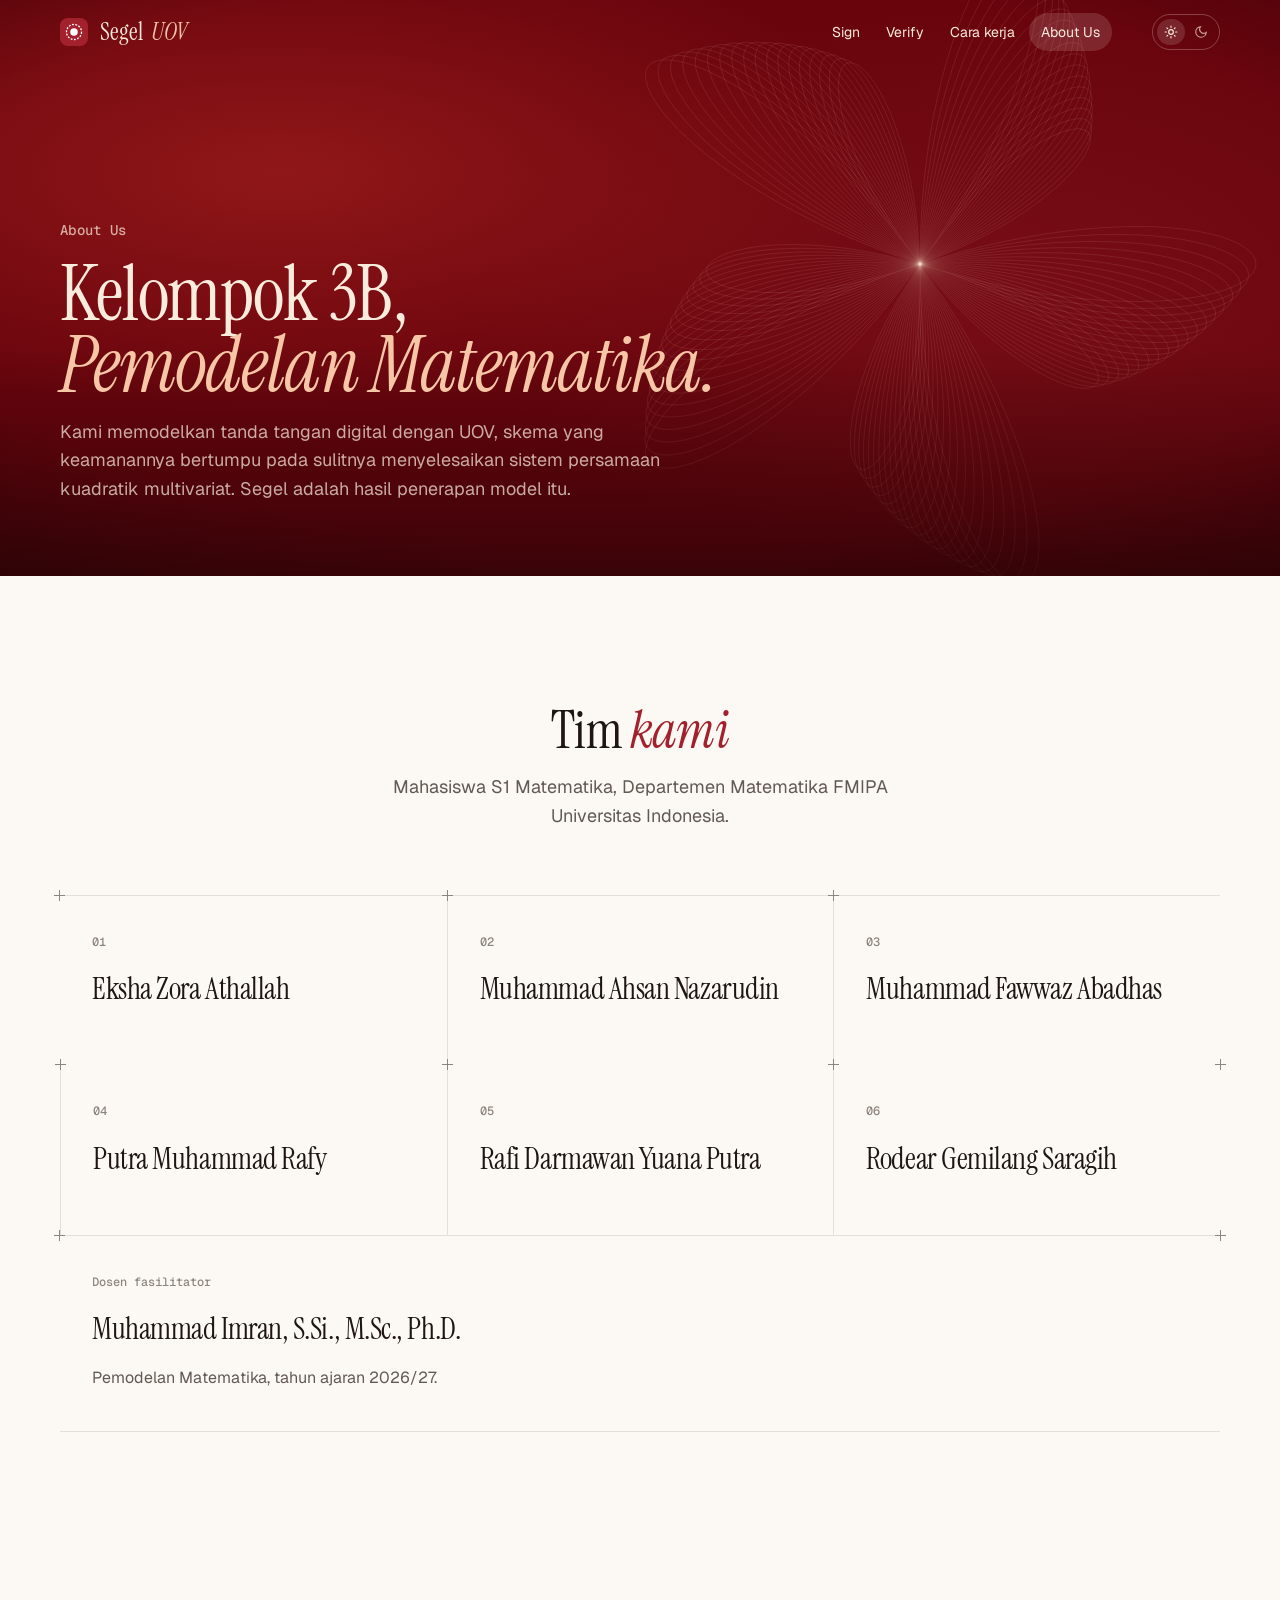
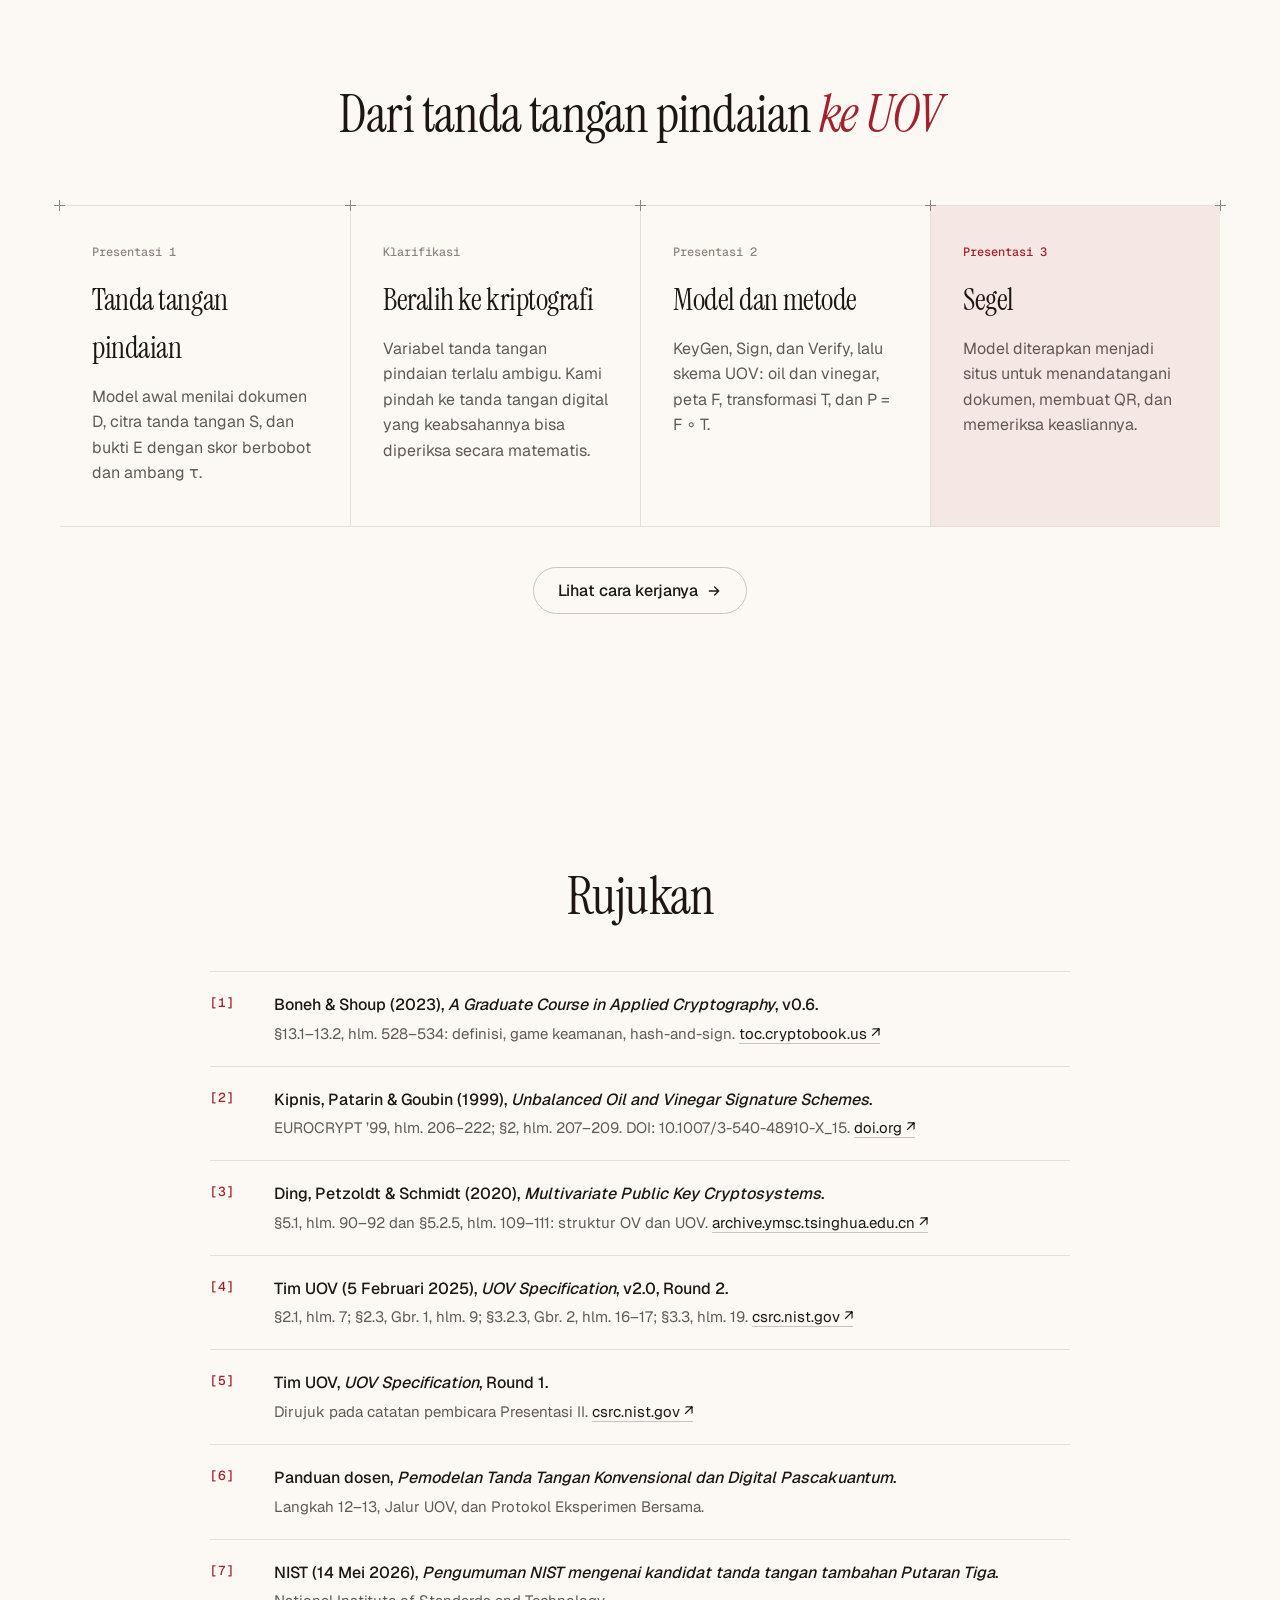
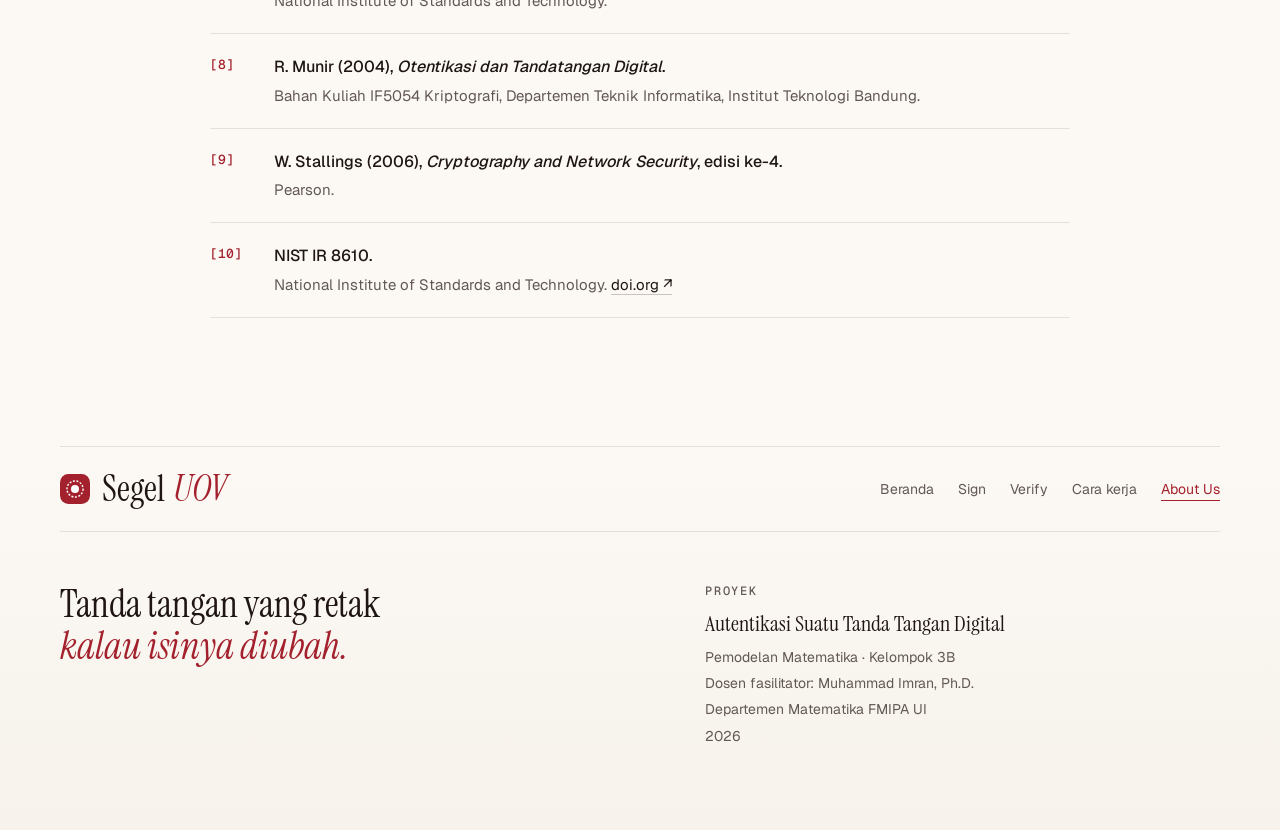
<file: about.html>
<!doctype html>
<html lang="id">
<meta charset="utf-8">
<title>About Us · Segel</title>
<script>location.replace('about/' + location.search + location.hash);</script>
<a href="about/">Buka halaman About Us</a>
</html>
</file>
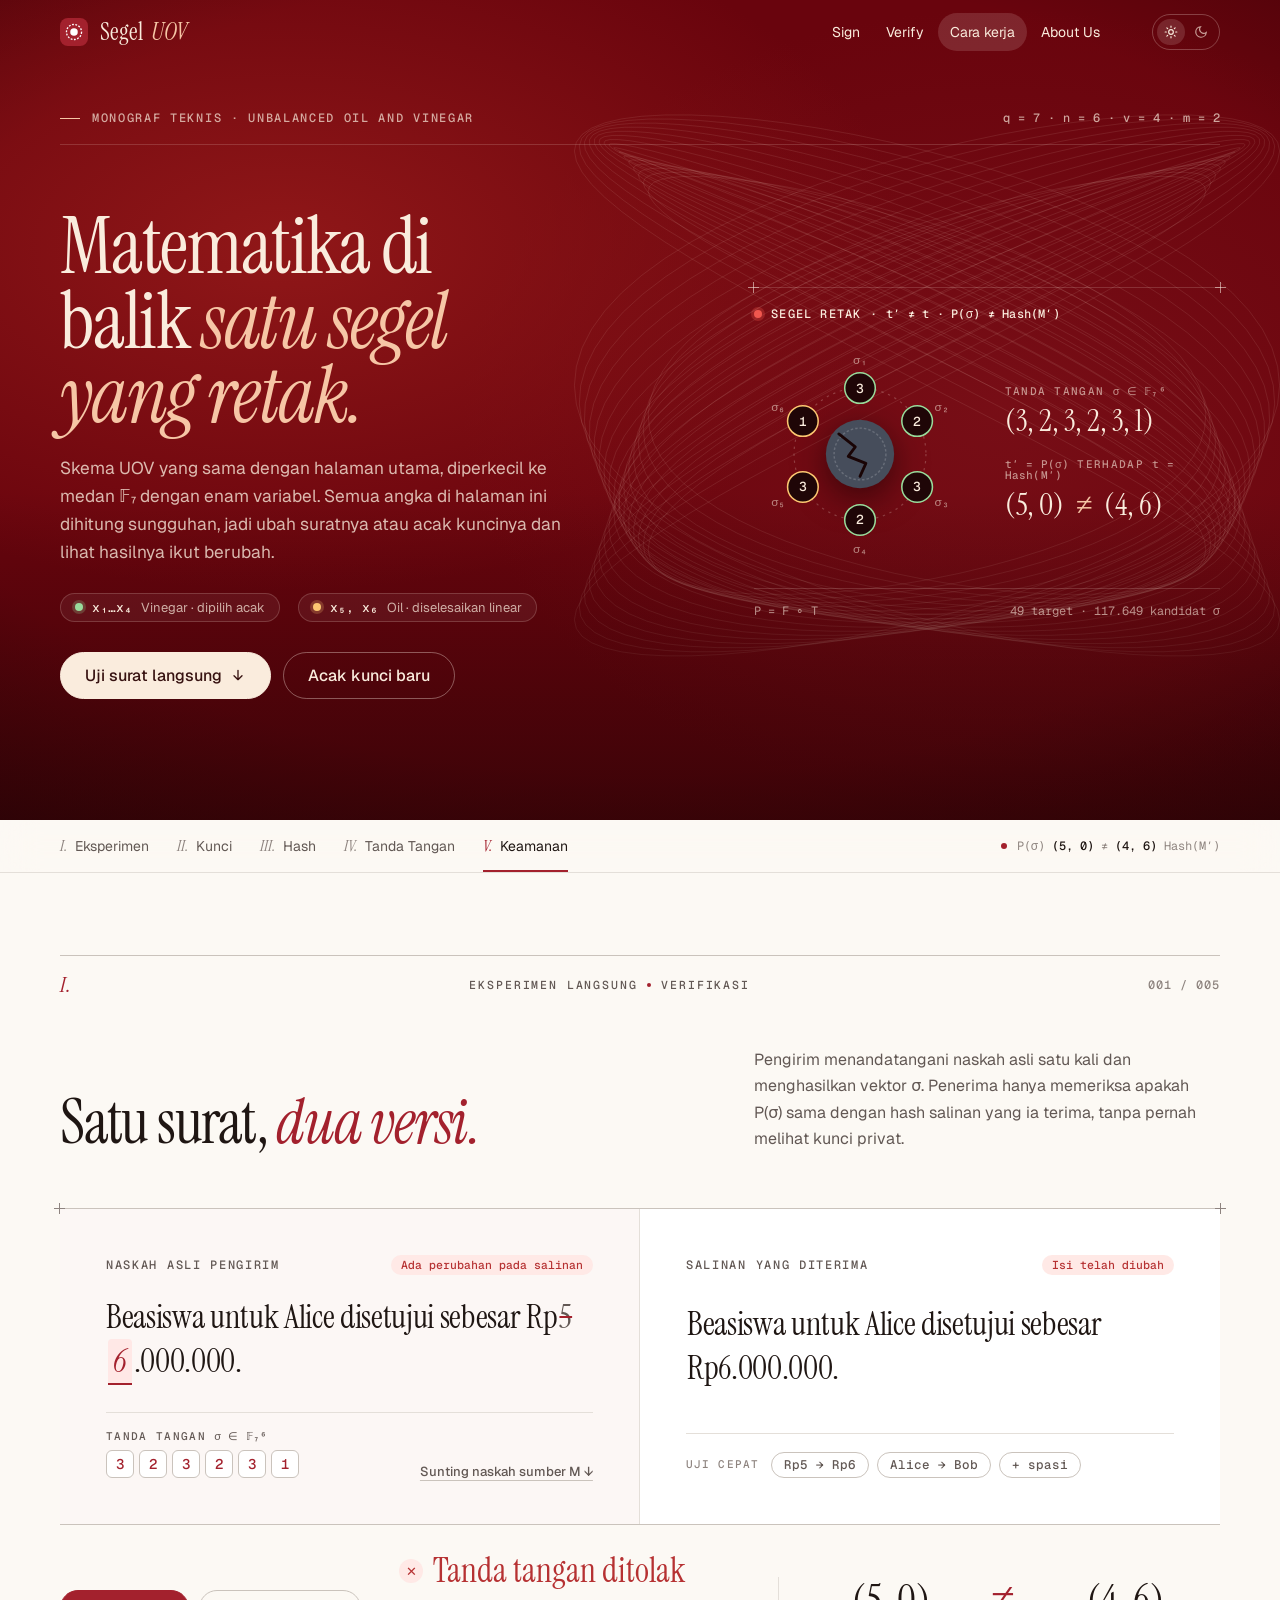
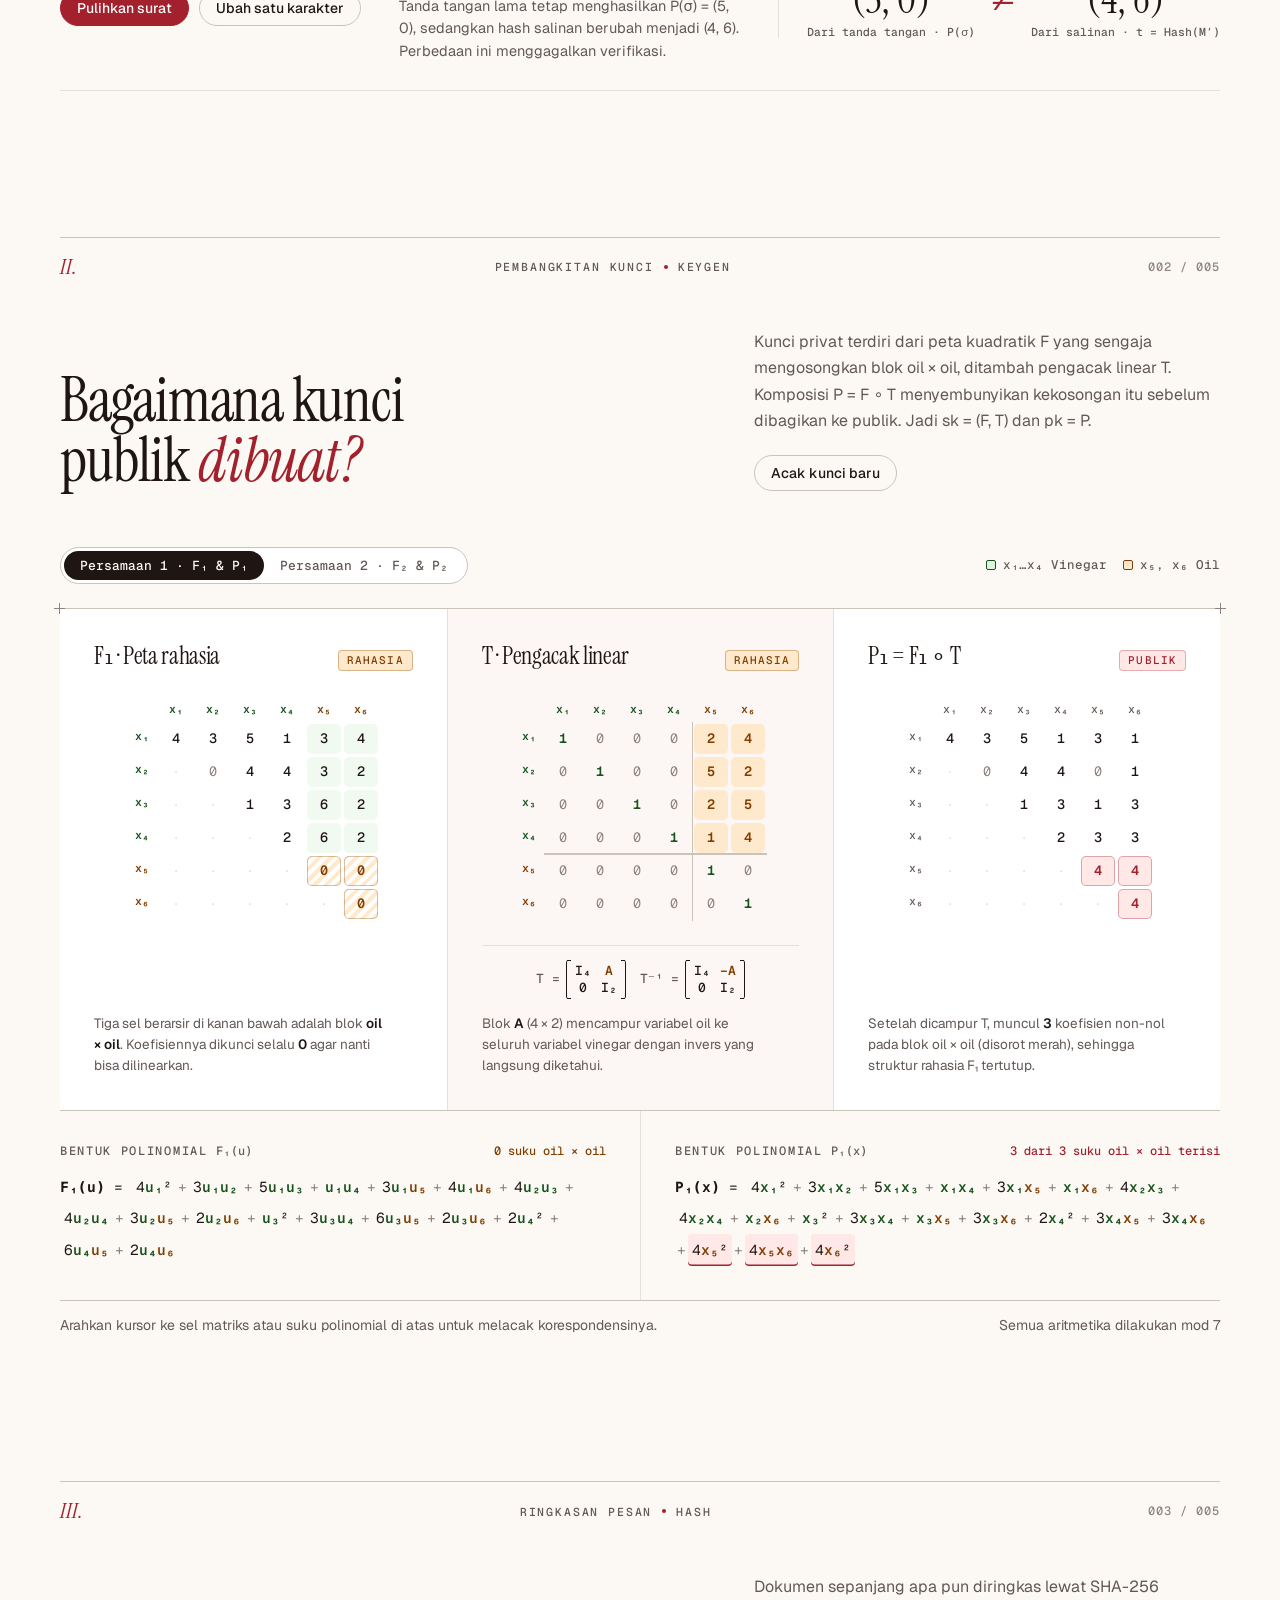
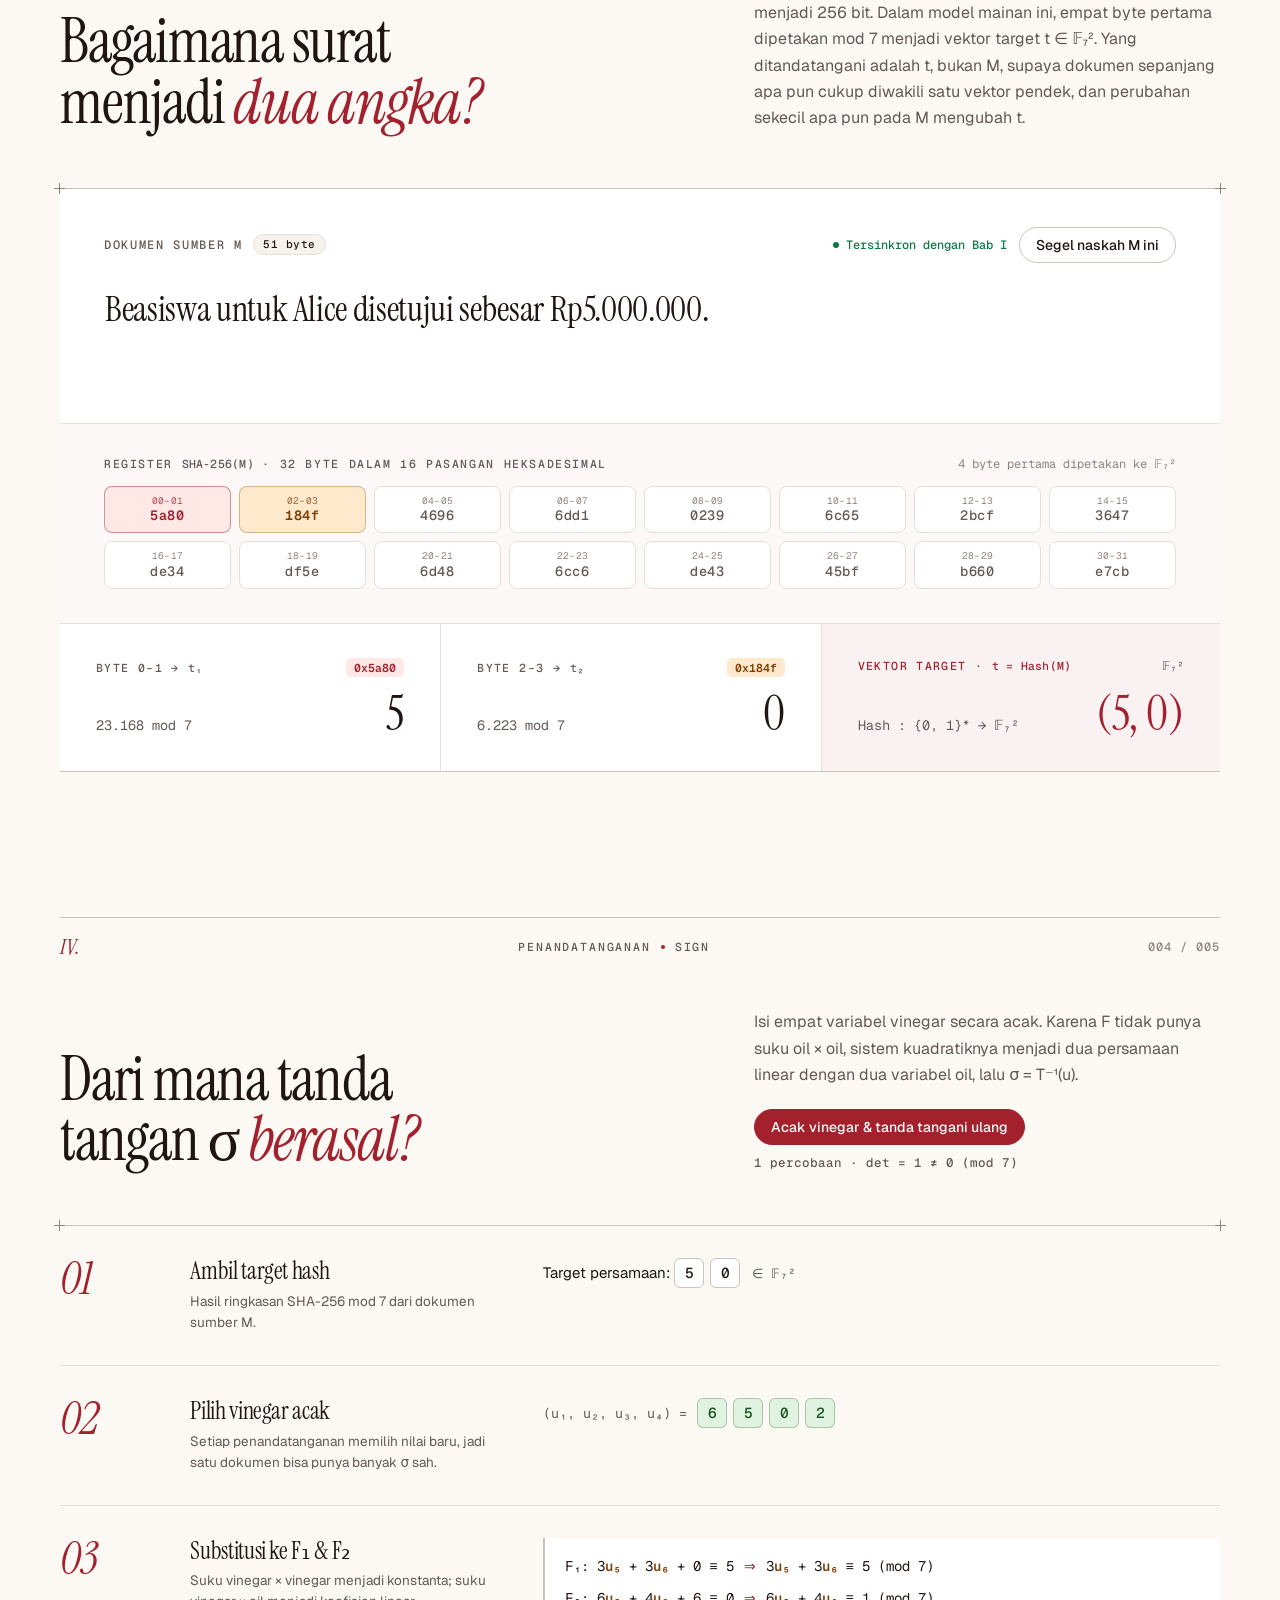
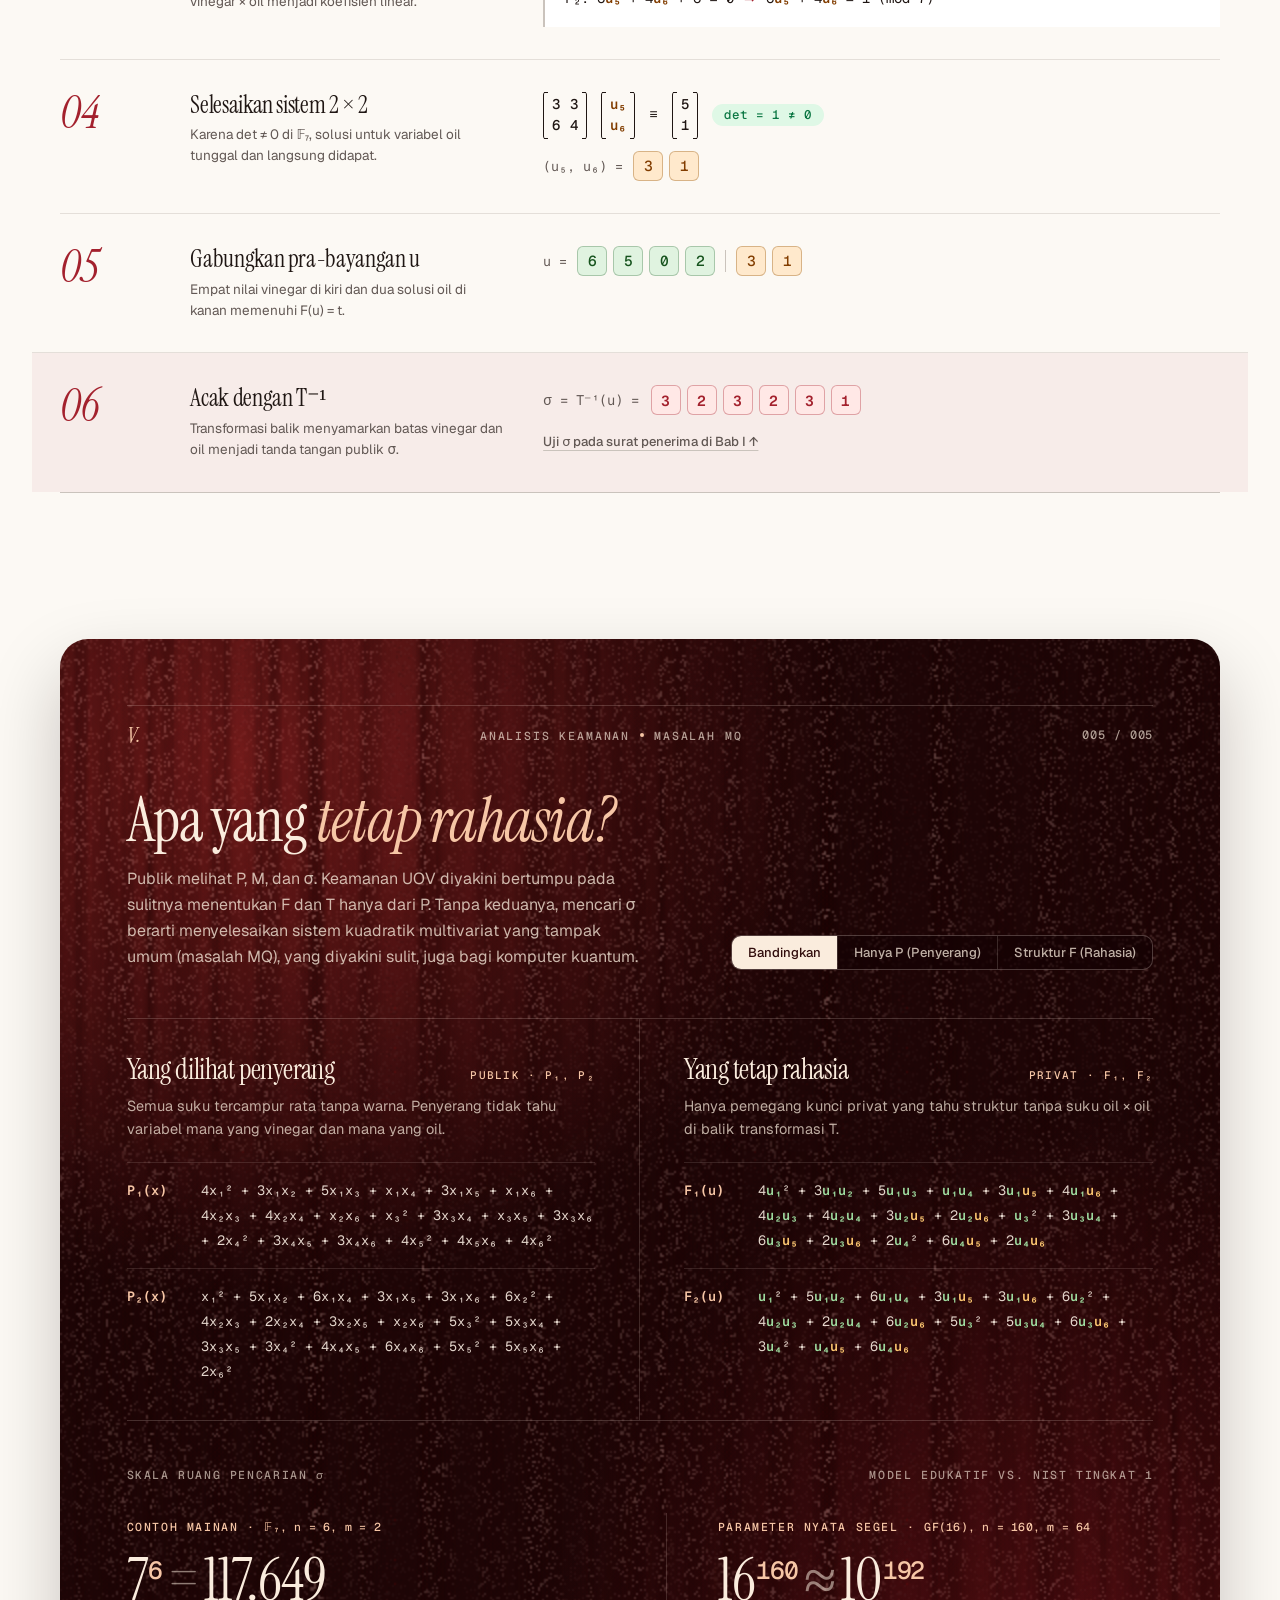
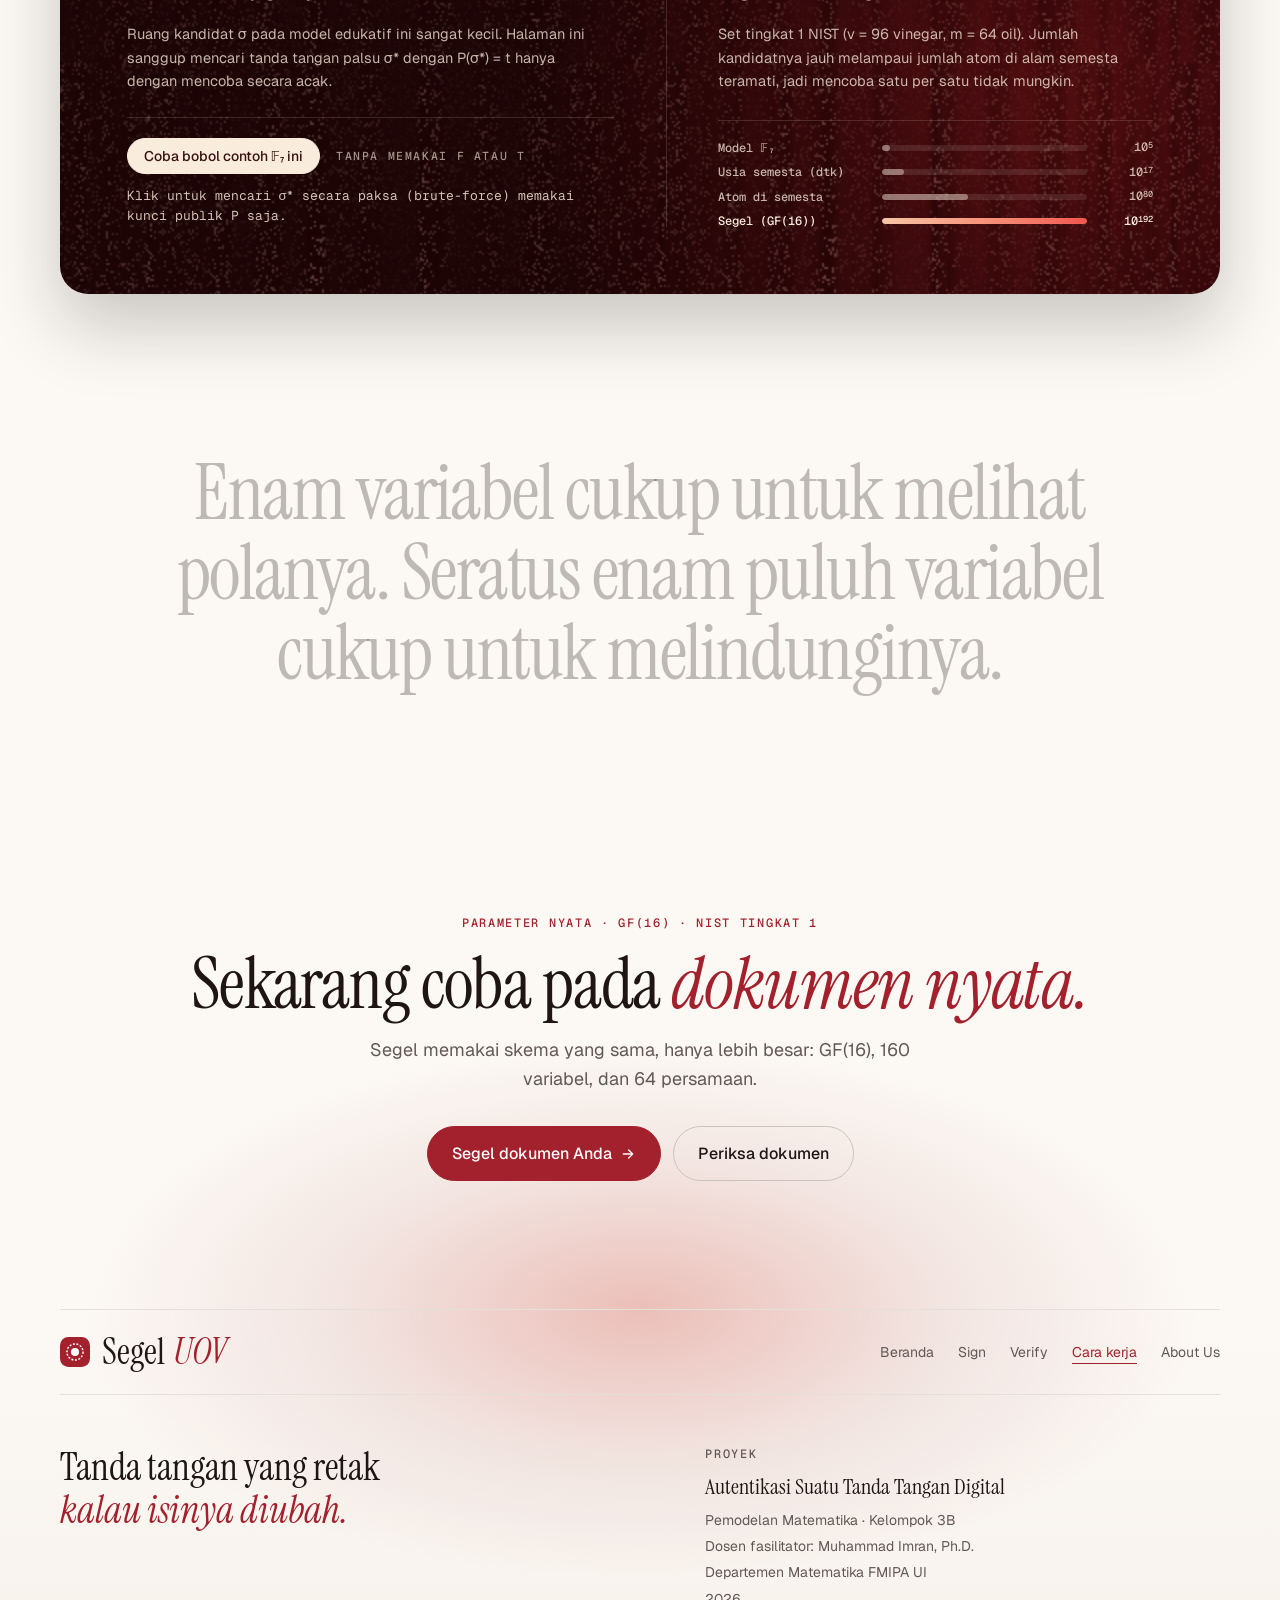
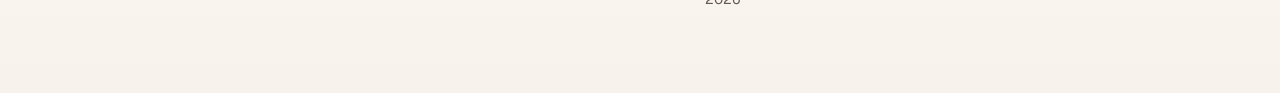
<file: cara-kerja.html>
<!doctype html>
<html lang="id">
<meta charset="utf-8">
<title>Cara-kerja · Segel</title>
<script>location.replace('cara-kerja/' + location.search + location.hash);</script>
<a href="cara-kerja/">Buka halaman cara-kerja</a>
</html>
</file>
<file: css/segel.css>
/* ==========================================================================
   Segel. Sekeluarga dengan BISINDO Transcriber dan Analytica: permukaan hangat,
   garis tipis, satu aksen (merah lak segel) yang dipakai hemat, serif untuk
   judul, mono hanya untuk kunci, hash, dan σ. Panggung gelap biru tarum dengan
   motif truntum berkontras rendah untuk momen hasil.
   Hijau vinegar dan kuning oil hanya dipakai di halaman Cara Kerja.
   ========================================================================== */
:root {
  --latar: oklch(98.2% 0.007 75);
  --permukaan: oklch(100% 0 0);
  --permukaan-2: oklch(96.3% 0.01 75);
  --tinta: oklch(21% 0.015 40);
  --redup: oklch(47% 0.015 45);
  --samar: oklch(62% 0.014 45);
  --garis: oklch(90.5% 0.01 70);
  --garis-kuat: oklch(82% 0.012 65);
  --aksen: oklch(47% 0.165 22);
  --aksen-hover: oklch(41% 0.15 22);
  --aksen-lembut: oklch(95% 0.028 22);
  --aksen-tinta: oklch(99% 0 0);
  --sukses: oklch(50% 0.12 155); --sukses-lembut: oklch(95.5% 0.035 155);
  --waspada: oklch(56% 0.13 70); --waspada-lembut: oklch(96% 0.045 85);
  --bahaya: oklch(52% 0.17 25); --bahaya-lembut: oklch(95.5% 0.03 25);
  --vin: oklch(48% 0.1 140); --vin-lembut: oklch(94% 0.04 140);
  --oil: oklch(58% 0.13 70); --oil-lembut: oklch(94% 0.05 80);
  /* Panggung: merah anggur, sedunia dengan hero lak. */
  --panggung-0: oklch(30% 0.1 24);
  --panggung-1: oklch(15% 0.04 20);
  --krem: oklch(95% 0.025 70);
  --krem-redup: oklch(95% 0.025 70 / .72);
  --krem-samar: oklch(95% 0.025 70 / .68);
  --panggung-tinta: oklch(96% 0.006 60);
  --panggung-redup: oklch(96% 0.006 60 / 0.62);
  --panggung-samar: oklch(96% 0.006 60 / 0.4);
  --panggung-garis: oklch(96% 0.006 60 / 0.13);
  --panggung-kaca: oklch(96% 0.006 60 / 0.055);
  --aksen-panggung: oklch(66% 0.19 27);
  --motif: url("data:image/svg+xml,%3Csvg xmlns='http://www.w3.org/2000/svg' width='36' height='36' viewBox='0 0 36 36'%3E%3Cg fill='none' stroke='%23fff' stroke-width='.9'%3E%3Ccircle cx='18' cy='12.5' r='3.2'/%3E%3Ccircle cx='18' cy='23.5' r='3.2'/%3E%3Ccircle cx='12.5' cy='18' r='3.2'/%3E%3Ccircle cx='23.5' cy='18' r='3.2'/%3E%3C/g%3E%3Cg fill='%23fff'%3E%3Ccircle cx='18' cy='18' r='1.2'/%3E%3Ccircle cx='0' cy='0' r='1'/%3E%3Ccircle cx='36' cy='0' r='1'/%3E%3Ccircle cx='0' cy='36' r='1'/%3E%3Ccircle cx='36' cy='36' r='1'/%3E%3C/g%3E%3C/svg%3E");
  --huruf-tampilan: "Instrument Serif", "Iowan Old Style", Palatino, Georgia, serif;
  --huruf-isi: "Geist", -apple-system, "Segoe UI", system-ui, sans-serif;
  --huruf-mono: "Geist Mono", ui-monospace, Menlo, Consolas, monospace;
  --kurva: cubic-bezier(0.22, 1, 0.36, 1);
  --j-1: 4px; --j-2: 8px; --j-3: 12px; --j-4: 16px; --j-5: 24px; --j-6: 32px; --j-7: 40px; --j-8: 48px; --j-9: 64px; --j-10: 80px; --j-11: 96px;
  --radius-kecil: 10px; --radius: 16px; --radius-panggung: 24px;
  --bayang-panggung: 0 32px 72px oklch(15% 0.02 30 / 0.22);
  --cincin-fokus: 0 0 0 3px oklch(47% 0.165 22 / 0.3);
  color-scheme: light;
}
.gelap {
  --latar: oklch(15% 0.01 40); --permukaan: oklch(19% 0.012 40); --permukaan-2: oklch(22.5% 0.014 40);
  --tinta: oklch(95% 0.006 65); --redup: oklch(72% 0.012 45); --samar: oklch(58% 0.012 45);
  --garis: oklch(28% 0.016 40); --garis-kuat: oklch(37% 0.018 40);
  --aksen: oklch(66% 0.16 22); --aksen-hover: oklch(72% 0.14 22); --aksen-lembut: oklch(27% 0.07 22); --aksen-tinta: oklch(15% 0.02 30);
  --sukses: oklch(74% 0.13 155); --sukses-lembut: oklch(26% 0.05 155);
  --waspada: oklch(80% 0.12 80); --waspada-lembut: oklch(28% 0.05 80);
  --bahaya: oklch(70% 0.15 25); --bahaya-lembut: oklch(27% 0.06 25);
  --vin: oklch(78% 0.1 140); --vin-lembut: oklch(28% 0.05 140);
  --oil: oklch(80% 0.12 75); --oil-lembut: oklch(30% 0.06 75);
  --bayang-panggung: 0 32px 72px oklch(0% 0 0 / 0.5);
  --cincin-fokus: 0 0 0 3px oklch(66% 0.16 22 / 0.4);
  color-scheme: dark;
}

* { box-sizing: border-box; }
[hidden] { display: none !important; }
html { scroll-behavior: smooth; touch-action: pan-x pan-y; overflow-x: clip; }
body { margin: 0; background: var(--latar); color: var(--tinta); font: 16px/1.6 var(--huruf-isi); -webkit-font-smoothing: antialiased; touch-action: pan-x pan-y; overflow-x: clip; }
a { color: inherit; }
/* Sorotan teks dan bilah gulir ikut warna lak. */
::selection { background: var(--aksen); color: var(--aksen-tinta); }
.panggung ::selection, .hero ::selection { background: var(--krem); color: oklch(28% 0.1 24); }
html { scrollbar-width: thin; scrollbar-color: color-mix(in oklch, var(--aksen) 75%, var(--latar)) var(--latar); }
@supports not (scrollbar-color: auto) {
  ::-webkit-scrollbar { width: 12px; height: 12px; }
  ::-webkit-scrollbar-track { background: var(--latar); }
  ::-webkit-scrollbar-thumb { background: color-mix(in oklch, var(--aksen) 75%, var(--latar)); border-radius: 999px; border: 3px solid var(--latar); }
  ::-webkit-scrollbar-thumb:hover { background: var(--aksen); }
}
input, textarea { caret-color: var(--aksen); accent-color: var(--aksen); }
:focus-visible { outline: none; box-shadow: var(--cincin-fokus); border-radius: 6px; }
.wadah { width: min(1160px, 100% - 48px); margin-inline: auto; }
h1, h2, h3 { font-family: var(--huruf-tampilan); font-weight: 400; letter-spacing: -0.015em; margin: 0; }
h1 { font-size: clamp(44px, 5.6vw, 76px); line-height: 0.98; }
h2 { font-size: clamp(34px, 4.2vw, 52px); line-height: 1.02; }
h1 em, h2 em { color: var(--aksen); }
.alis { display: inline-flex; align-items: center; gap: 8px; font: 500 12px var(--huruf-mono); letter-spacing: 0.14em; text-transform: uppercase; color: var(--redup); }
.pengantar { color: var(--redup); font-size: 18px; max-width: 540px; margin: 16px 0 0; }
.mono { font-family: var(--huruf-mono); }
.kecil { font-size: 14px; color: var(--redup); }

/* ---------- Kepala ---------- */
.kepala { position: sticky; top: 0; z-index: 40; background: color-mix(in oklch, var(--latar) 58%, transparent); -webkit-backdrop-filter: blur(18px) saturate(1.6); backdrop-filter: blur(18px) saturate(1.6); border-bottom: 1px solid transparent; transition: border-color .2s; }
.kepala.bergulir { border-bottom-color: var(--garis); }
.kepala .wadah { display: flex; align-items: center; gap: 32px; height: 64px; }
.logo { display: inline-flex; align-items: center; gap: 12px; font: 400 24px/1 var(--huruf-tampilan); text-decoration: none; }
.logo span { color: var(--aksen); font-style: italic; margin-left: -4px; }
.logo svg { width: 28px; height: 28px; flex: none; }
.menu { display: flex; gap: 2px; margin-left: auto; }
.menu a { font-size: 14px; color: var(--redup); text-decoration: none; padding: 8px 12px; border-radius: 999px; }
.menu a:hover { color: var(--tinta); }
.menu a[aria-current="page"] { color: var(--tinta); background: var(--permukaan-2); }
.tema { display: inline-flex; gap: 2px; padding: 4px; border: 1px solid var(--garis); border-radius: 999px; }
.menu + .tema { margin-left: 8px; }
.tema button { width: 28px; height: 26px; border: 0; border-radius: 999px; background: none; color: var(--samar); cursor: pointer; display: grid; place-items: center; }
.tema button[aria-pressed="true"] { background: var(--permukaan-2); color: var(--tinta); }

/* ---------- Tombol ---------- */
.tombol { display: inline-flex; align-items: center; justify-content: center; gap: 8px; max-width: 100%; font: 500 16px var(--huruf-isi); padding: 12px 24px; border-radius: 999px; border: 1px solid var(--garis-kuat); background: transparent; color: var(--tinta); text-decoration: none; cursor: pointer; white-space: nowrap; transition: background .15s, border-color .15s, transform .15s; }
.tombol svg { flex: none; }
.tombol:hover { border-color: var(--tinta); }
.tombol:active { transform: translateY(1px); }
.tombol.utama { background: var(--aksen); border-color: var(--aksen); color: var(--aksen-tinta); }
.tombol.utama:hover { background: var(--aksen-hover); }
.tombol.polos { border-color: transparent; color: var(--redup); }
.tombol.polos:hover { color: var(--tinta); }
.tombol.besar { padding: 16px 24px; font-size: 16px; }
.tombol.kecil { padding: 8px 16px; font-size: 14px; }
.tombol:disabled { opacity: .4; cursor: not-allowed; }
.baris-tombol { display: flex; flex-wrap: wrap; gap: 12px; align-items: center; }

/* ---------- Panggung ---------- */
.panggung { position: relative; color: var(--panggung-tinta); background: radial-gradient(120% 90% at 0% 0%, var(--panggung-0), var(--panggung-1)); border-radius: var(--radius-panggung); overflow: hidden; isolation: isolate; }
.panggung::before { content: ""; position: absolute; inset: 0; background: var(--motif); opacity: .045; z-index: -1; pointer-events: none; }
.panggung h2 em { color: oklch(86% 0.07 55); }
.panggung .alis, .panggung .kecil { color: var(--panggung-redup); }
.kaca { background: var(--panggung-kaca); border: 1px solid var(--panggung-garis); border-radius: 14px; }
.kepala-panggung { display: flex; justify-content: space-between; align-items: center; gap: 12px; }
.panggung .tombol { color: var(--panggung-tinta); border-color: var(--panggung-garis); }
.panggung .tombol:hover { border-color: var(--panggung-tinta); }
.panggung .tombol.utama { background: var(--aksen-panggung); border-color: var(--aksen-panggung); color: #fff; }

/* Cap lilin */
.cap { width: 64px; height: 64px; flex: none; overflow: visible; }
.cap .lilin { fill: var(--aksen-panggung); transition: fill .3s; }
.cap .cincin { fill: none; stroke: oklch(100% 0 0 / .4); stroke-width: 1.4; }
.cap .centang { fill: none; stroke: #fff; stroke-width: 3; stroke-linecap: round; stroke-linejoin: round; transition: opacity .2s; }
.cap .retakan { fill: none; stroke: var(--panggung-1); stroke-width: 2.4; stroke-linejoin: round; opacity: 0; transition: opacity .2s; }
.cap.retak .lilin { fill: oklch(42% 0.025 262); }
.cap.retak .centang { opacity: 0; }
.cap.retak .retakan { opacity: 1; }
.cap.proses .lilin { fill: oklch(40% 0.03 262); } .cap.proses .centang { opacity: 0; }
.cap.proses { animation: denyut 1.1s ease-in-out infinite; }
.cap.redup .lilin { fill: var(--garis-kuat); } .cap.redup .centang { opacity: 0; }
.panggung .cap .lilin { fill: var(--krem); }
.panggung .cap .centang { stroke: oklch(32% 0.11 24); }
.panggung .cap .cincin { stroke: oklch(32% 0.11 24 / .3); }
.panggung .cap.retak .lilin { fill: oklch(60% 0.03 30); }
.panggung .cap .retakan { stroke: var(--panggung-1); }
.cap.jatuh-cap { animation: stempel .5s cubic-bezier(.2, 1.5, .4, 1); }
@keyframes stempel { from { transform: scale(1.5) rotate(-12deg); opacity: 0; } to { transform: none; opacity: 1; } }
@keyframes denyut { 50% { transform: scale(.94); opacity: .7; } }
@media (prefers-reduced-motion: reduce) { .cap.jatuh-cap, .cap.proses { animation: none; } }

/* σ sebagai 160 batang (halaman aplikasi) */
.pita-kepala { display: flex; justify-content: space-between; align-items: baseline; gap: 12px; font: 12px var(--huruf-mono); color: var(--panggung-samar); margin-bottom: 12px; }
.pita-kepala b { color: var(--panggung-tinta); font-weight: 500; }
.batang { display: grid; grid-template-columns: repeat(160, 1fr); align-items: end; gap: 2px; height: 52px; }
.batang i { display: block; background: var(--krem); border-radius: 1px; height: var(--h); transform-origin: bottom; animation: tumbuh .5s cubic-bezier(.2, 1.3, .4, 1) backwards; animation-delay: calc(var(--n) * 2.5ms); transition: background .3s, opacity .3s; }
.batang.retak i { background: var(--panggung-garis); }
.batang.pudar i { opacity: .3; }
@keyframes tumbuh { from { transform: scaleY(0); } }
@media (prefers-reduced-motion: reduce) { .batang i { animation: none; } }

/* ---------- Aplikasi ---------- */
.halaman-app { padding: 64px 0 96px; }
.judul-app { display: flex; justify-content: space-between; align-items: end; gap: 24px; flex-wrap: wrap; margin-bottom: 40px; }
.judul-app h1 { font-size: clamp(40px, 4.8vw, 60px); margin-top: 12px; }
.app { display: grid; grid-template-columns: minmax(0, 1fr) minmax(0, 0.92fr); gap: 24px; align-items: start; }
.langkah { background: var(--permukaan); border: 1px solid var(--garis); border-radius: var(--radius); padding: 24px; }
.langkah + .langkah { margin-top: 12px; }
.langkah-kepala { display: flex; align-items: center; gap: 12px; margin-bottom: 16px; }
.langkah-kepala .no { width: 26px; height: 26px; border-radius: 50%; border: 1px solid var(--garis-kuat); display: grid; place-items: center; font: 500 12px var(--huruf-mono); color: var(--redup); flex: none; }
.langkah.selesai .langkah-kepala .no { background: var(--tinta); color: var(--latar); border-color: var(--tinta); }
.langkah-kepala h2 { font: 600 16px var(--huruf-isi); letter-spacing: 0; }
.langkah-kepala .status { margin-left: auto; font-size: 14px; color: var(--samar); text-align: right; }
.langkah p.bantu { margin: 0 0 16px; font-size: 14px; color: var(--redup); }
label.medan { display: grid; gap: 8px; font-size: 14px; font-weight: 500; }
input[type="text"], textarea { width: 100%; font: 16px var(--huruf-isi); color: var(--tinta); background: var(--latar); border: 1px solid var(--garis-kuat); border-radius: var(--radius-kecil); padding: 12px 16px; }
input[type="text"]:focus, textarea:focus { outline: none; border-color: var(--aksen); box-shadow: var(--cincin-fokus); }
input.mono { font-family: var(--huruf-mono); font-size: 14px; }
.jatuh { position: relative; display: grid; place-items: center; gap: 8px; text-align: center; min-height: 132px; padding: 24px; border: 1.5px dashed var(--garis-kuat); border-radius: var(--radius); background: var(--latar); cursor: pointer; transition: border-color .15s, background .15s; }
.jatuh:hover, .jatuh.di-atas { border-color: var(--aksen); background: var(--aksen-lembut); }
.jatuh input { position: absolute; inset: 0; opacity: 0; cursor: pointer; }
.jatuh b { font-weight: 500; }
.jatuh.terisi { border-style: solid; place-items: stretch; text-align: left; min-height: 0; }
.berkas { display: grid; grid-template-columns: 40px 1fr; gap: 16px; align-items: center; }
.berkas .ikon { width: 40px; height: 48px; border-radius: 6px; background: var(--tinta); color: var(--latar); display: grid; place-items: center; font: 600 12px var(--huruf-mono); text-transform: uppercase; }
.berkas b { display: block; font-weight: 500; word-break: break-all; }
.hash { font: 12px/1.5 var(--huruf-mono); color: var(--redup); word-break: break-all; }
.sidik { display: flex; flex-wrap: wrap; align-items: center; gap: 12px; margin-top: 16px; padding: 12px 16px; border-radius: var(--radius-kecil); background: var(--permukaan-2); }
.sidik .mono { font-size: 14px; font-weight: 500; letter-spacing: .02em; }
.pemberitahuan { margin-top: 16px; padding: 12px 16px; border-radius: var(--radius-kecil); font-size: 14px; border: 1px solid; }
.pemberitahuan.waspada { background: var(--waspada-lembut); border-color: color-mix(in oklch, var(--waspada) 30%, transparent); }
.pemberitahuan.info { background: var(--permukaan-2); border-color: var(--garis); color: var(--redup); }

.hasil { position: sticky; top: 88px; padding: 24px; }
.hasil.kosong { border: 1.5px dashed var(--garis-kuat); border-radius: var(--radius-panggung); display: grid; place-items: center; text-align: center; min-height: 300px; color: var(--samar); font-size: 14px; }
.hasil.kosong .cap { width: 52px; height: 52px; margin: 0 auto 16px; }
.hasil.panggung { box-shadow: var(--bayang-panggung); animation: naik .35s ease-out; }
@keyframes naik { from { opacity: 0; transform: translateY(8px); } }
.kepala-hasil { display: flex; align-items: center; gap: 16px; }
.kepala-hasil .judul { font: 400 36px/1 var(--huruf-tampilan); }
.kepala-hasil p { margin: 8px 0 0; font-size: 14px; color: var(--panggung-redup); }
.qr { background: #fff; border-radius: 14px; padding: 12px; width: 200px; max-width: 100%; }
.qr svg { display: block; width: 100%; height: auto; }
.hasil-grid { display: grid; grid-template-columns: 1fr; gap: 16px; justify-items: start; margin: 24px 0 0; }
.hasil-grid .data { width: 100%; }
.data { display: grid; grid-template-columns: auto 1fr; gap: 8px 16px; font-size: 14px; margin: 0; }
.data dt { font-size: 12px; color: var(--panggung-samar); padding-top: 2px; }
.data dd { margin: 0; word-break: break-all; }
.cek { list-style: none; padding: 0; margin: 24px 0 0; }
.cek li { display: grid; grid-template-columns: 24px 1fr auto; gap: 12px; align-items: center; padding: 12px 0; border-top: 1px solid var(--panggung-garis); font-size: 14px; }
.cek .tanda { width: 22px; height: 22px; border-radius: 50%; display: grid; place-items: center; font-size: 12px; font-weight: 700; }
.cek .ya .tanda { background: oklch(74% 0.13 155 / .2); color: oklch(80% 0.13 155); }
.cek .tidak .tanda { background: oklch(70% 0.15 25 / .2); color: oklch(76% 0.14 25); }
.cek .belum .tanda { background: var(--panggung-kaca); color: var(--panggung-redup); }
.cek .ket { font: 12px var(--huruf-mono); color: var(--panggung-samar); }
.memuat { display: inline-flex; align-items: center; gap: 8px; }
.memuat::before { content: ""; width: 32px; height: 8px; border-radius: 4px; background: linear-gradient(90deg, var(--garis) 0 30%, var(--garis-kuat) 50%, var(--garis) 70% 100%) 0 0 / 300% 100%; animation: kerangka 1.2s var(--kurva) infinite; }
@keyframes kerangka { from { background-position: 100% 0; } to { background-position: 0 0; } }

/* ---------- Kaki: terang, kisi garis tipis bertanda + ---------- */
.kaki { background: linear-gradient(var(--latar), var(--permukaan-2)); padding: 0 0 32px; color: var(--redup); font-size: 14px; }
.kaki a { color: var(--redup); text-decoration: none; }
.kaki a:hover { color: var(--aksen); }
.kaki-atas { display: flex; justify-content: space-between; align-items: center; gap: 20px 32px; flex-wrap: wrap; padding-block: 24px; border-block: 1px solid var(--garis); }
.kaki-atas nav { display: flex; flex-wrap: wrap; gap: 4px 24px; }
.kaki-atas nav a { padding-block: 6px; }
.kaki-atas [aria-current="page"] { color: var(--aksen); text-decoration: underline; text-underline-offset: 6px; }
.kaki-isi { display: grid; grid-template-columns: 1.2fr 1fr; gap: 28px; padding-block: clamp(28px, 4vw, 56px); }
.kaki-isi > div { display: grid; align-content: start; justify-items: start; gap: 4px; }
@media (max-width: 720px) {
  .kaki-isi { grid-template-columns: repeat(2, minmax(0, 1fr)); }
  .kaki .slogan { grid-column: 1 / -1; }
}
@media (max-width: 440px) {
  .kaki-isi { grid-template-columns: 1fr; }
  .kaki-atas nav { gap: 4px 16px; }
}
.kaki .judul-proyek { font: 400 22px/1.2 var(--huruf-tampilan); color: var(--tinta); margin-bottom: 4px; }
.kaki h4 { margin: 0 0 8px; font: 500 12px var(--huruf-mono); letter-spacing: .14em; text-transform: uppercase; color: var(--samar); }
.kaki .merek { font: 400 36px/1 var(--huruf-tampilan); color: var(--tinta); display: flex; align-items: center; gap: 12px; }
.kaki .merek svg { width: 30px; height: 30px; }
.kaki .merek span { color: var(--aksen); font-style: italic; margin-left: -4px; }
.kaki .slogan { margin: 0; font: 400 clamp(26px, 3vw, 40px)/1.1 var(--huruf-tampilan); color: var(--tinta); }
.kaki .slogan em { color: var(--aksen); }

/* ---------- Cara Kerja (demo mainan) ---------- */
.langkah-demo { display: grid; grid-template-columns: 220px 1fr; gap: 40px; padding: 64px 0; border-top: 1px solid var(--garis); }
.langkah-demo .sisi h2 { margin: 12px 0 12px; font-size: 48px; }
.langkah-demo .sisi p { color: var(--redup); font-size: 14px; margin: 0; }
.rumus { font: 400 24px var(--huruf-tampilan); margin: 0 0 16px; }
.kisi-2 { display: grid; grid-template-columns: 1fr 1fr; gap: 16px; }
.panel { background: var(--permukaan); border: 1px solid var(--garis); border-radius: var(--radius); padding: 24px; }
.panel + .panel { margin-top: 16px; }
.panel h3 { font: 500 14px var(--huruf-isi); color: var(--redup); margin-bottom: 12px; display: flex; gap: 8px; }
.panel h3 .tag { margin-left: auto; font-size: 12px; color: var(--samar); }
details.panel summary { cursor: pointer; font: 500 14px var(--huruf-isi); color: var(--redup); list-style: none; display: flex; justify-content: space-between; }
details.panel summary::after { content: "+"; font: 18px/1 var(--huruf-isi); color: var(--samar); }
details.panel[open] summary { margin-bottom: 12px; } details.panel[open] summary::after { content: "−"; }
.chip { font: 500 14px var(--huruf-mono); border: 1px solid var(--garis-kuat); border-radius: 999px; padding: 8px 12px; }
.chip.v { color: var(--vin); background: var(--vin-lembut); border-color: transparent; }
.chip.o { color: var(--oil); background: var(--oil-lembut); border-color: transparent; }
.mat { display: inline-grid; grid-template-columns: repeat(7, 30px); font: 500 14px var(--huruf-mono); text-align: center; row-gap: 2px; }
.mat span { height: 26px; line-height: 26px; border-radius: 4px; }
.mat .hd { color: var(--samar); font-size: 12px; } .mat .hd.v { color: var(--vin); } .mat .hd.o { color: var(--oil); }
.mat .lo { color: transparent; }
.mat .oo { background: repeating-linear-gradient(135deg, var(--oil-lembut) 0 4px, transparent 4px 8px); color: var(--oil); }
.mat .vo { background: color-mix(in oklch, var(--oil-lembut) 50%, transparent); }
.mat .z { color: var(--garis-kuat); }
.poli { font: 14px/1.9 var(--huruf-mono); word-break: break-word; }
.poli .v, .vek .v { color: var(--vin); font-weight: 600; } .poli .o, .vek .o { color: var(--oil); font-weight: 600; }
.poli .t-oo { background: var(--oil-lembut); border-radius: 4px; padding: 2px 4px; }
.catatan { font-size: 14px; color: var(--redup); margin: 12px 0 0; } .catatan b { color: var(--tinta); font-weight: 600; }
.vek { font: 500 16px var(--huruf-mono); }
ol.urut { list-style: none; margin: 0; padding: 0; counter-reset: u; }
ol.urut li { counter-increment: u; display: grid; grid-template-columns: 28px 1fr; gap: 12px; padding: 12px 0; border-top: 1px solid var(--garis); }
ol.urut li:first-child { border-top: 0; padding-top: 0; }
ol.urut li::before { content: counter(u); font: 500 12px var(--huruf-mono); color: var(--redup); border: 1px solid var(--garis-kuat); border-radius: 50%; width: 24px; height: 24px; display: grid; place-items: center; }
.pers { font: 14px/1.8 var(--huruf-mono); }
.ulang { font-size: 14px; color: var(--bahaya); }
.banding { display: grid; grid-template-columns: 1fr auto 1fr; gap: 12px; align-items: center; text-align: center; margin-bottom: 16px; }
.banding .kotak { border: 1px solid var(--garis); border-radius: 12px; padding: 16px; background: var(--latar); }
.banding .lbl { font: 12px var(--huruf-mono); color: var(--redup); }
.banding .nilai { font: 500 24px var(--huruf-mono); margin-top: 4px; }
.banding .op { font: 400 36px var(--huruf-tampilan); color: var(--redup); }
.putusan { display: flex; align-items: center; gap: 16px; padding: 24px; border-radius: 12px; }
.putusan .besar { font: 400 36px/1 var(--huruf-tampilan); white-space: nowrap; }
.putusan .alasan { font-size: 14px; color: var(--tinta); }
.putusan.sah { background: var(--sukses-lembut); color: var(--sukses); }
.putusan.tolak { background: var(--bahaya-lembut); color: var(--bahaya); }
.stat { font: 400 36px/1 var(--huruf-tampilan); }
.stat small { display: block; font: 14px var(--huruf-isi); color: var(--redup); margin-top: 8px; }
.rahasia { filter: blur(5px); user-select: none; }

/* ---------- Responsif ---------- */
@media (max-width: 920px) {
  .app { grid-template-columns: 1fr; }
  .hasil { position: static; }
  .langkah-demo { grid-template-columns: 1fr; gap: 16px; padding: 48px 0; }
}
@media (max-width: 640px) {
  .wadah { width: calc(100% - 32px); }
  .menu { display: none; }
  .tema, .menu + .tema { margin-left: auto; }
  .tombol { white-space: normal; text-align: center; }
  .kisi-2 { grid-template-columns: 1fr; }
  .batang { gap: 0; }
  .mat { grid-template-columns: repeat(7, 26px); font-size: 12px; }
  .langkah, .hasil { padding: 16px; }
}
.tombol-menu, .laci-menu, .laci-latar { display: none; }
@media (max-width: 640px) {
  .kepala .wadah { gap: 10px; }
  .tombol-menu { display: inline-flex; flex-direction: column; align-items: center; justify-content: center; gap: 5px; width: 38px; height: 36px; padding: 0; border: 1px solid var(--garis); border-radius: 999px; background: none; color: var(--tinta); cursor: pointer; flex: none; transition: border-color .25s var(--kurva), background-color .25s var(--kurva); }
  .tombol-menu span { display: block; width: 16px; height: 1.5px; border-radius: 2px; background: currentColor; transition: transform .3s var(--kurva); }
  .menu-buka .tombol-menu span:first-child { transform: translateY(3.25px) rotate(45deg); }
  .menu-buka .tombol-menu span:last-child { transform: translateY(-3.25px) rotate(-45deg); }

  .lak:not(.menu-buka) .kepala:not(.bergulir) .tombol-menu { border-color: oklch(98% 0.02 60 / .25); color: var(--krem); }
  .menu-buka .kepala { background: color-mix(in oklch, var(--permukaan) 76%, transparent); border-bottom-color: color-mix(in oklch, var(--tinta) 10%, transparent); -webkit-backdrop-filter: blur(22px) saturate(1.7); backdrop-filter: blur(22px) saturate(1.7); }
  .menu-buka .tombol-menu { border-color: color-mix(in oklch, var(--tinta) 18%, transparent); background: color-mix(in oklch, var(--tinta) 7%, transparent); }

  .laci-latar { display: block; position: fixed; inset: 0; z-index: 30; background: oklch(10% 0.02 24 / .38); opacity: 0; pointer-events: none; transition: opacity .3s var(--kurva); }
  .menu-buka .laci-latar { opacity: 1; pointer-events: auto; }

  .laci-menu { display: block; position: fixed; top: 64px; left: 0; right: 0; z-index: 35; background: color-mix(in oklch, var(--permukaan) 76%, transparent); -webkit-backdrop-filter: blur(22px) saturate(1.7); backdrop-filter: blur(22px) saturate(1.7); border-bottom: 1px solid color-mix(in oklch, var(--tinta) 14%, transparent); border-radius: 0 0 24px 24px; box-shadow: var(--bayang-panggung), inset 0 -1px 0 oklch(100% 0 0 / .18); opacity: 0; transform: translateY(-12px); pointer-events: none; transition: opacity .3s var(--kurva), transform .3s var(--kurva); }
  .menu-buka .laci-menu { opacity: 1; transform: none; pointer-events: auto; }
  .laci-menu .wadah { padding: 8px 0 20px; }
  .laci-menu a { display: grid; grid-template-columns: 32px 1fr auto; align-items: center; gap: 12px; min-height: 56px; padding: 12px 4px; border-bottom: 1px solid color-mix(in oklch, var(--tinta) 10%, transparent); text-decoration: none; color: var(--tinta); transition: color .2s; }
  .laci-menu a:last-of-type { border-bottom: 0; }
  .laci-menu .no { font: 500 12px var(--huruf-mono); color: var(--samar); }
  .laci-menu .label { font: 400 28px/1.1 var(--huruf-tampilan); letter-spacing: -.01em; }
  .laci-menu .panah { font: 400 15px var(--huruf-isi); color: var(--samar); }
  .laci-menu a[aria-current="page"] .label { color: var(--aksen); font-style: italic; }
  .laci-menu a[aria-current="page"] .no, .laci-menu a[aria-current="page"] .panah { color: var(--aksen); }
  .laci-menu a[aria-current="page"] .panah { font-size: 9px; }
  .laci-kaki { margin: 12px 4px 0; font: 500 11px var(--huruf-mono); letter-spacing: .1em; text-transform: uppercase; color: var(--samar); }
}

/* ==========================================================================
   Dunia lak, dipakai semua halaman: blok merah bertekstur, nav krem yang melayang di atasnya,
   dan kisi garis tipis bertanda +. Bagian khusus beranda memakai .beranda.
   ========================================================================== */
.beranda .hero { min-height: max(700px, 100svh); }

/* ---------- Hero: dunia lak ---------- */
.hero { position: relative; color: var(--krem); overflow: hidden; isolation: isolate; background: oklch(33% 0.13 25); }
.hero-latar { position: absolute; inset: 0; z-index: -2; pointer-events: none;
  background:
    var(--tekstur, none),
    radial-gradient(70% 60% at 22% 30%, oklch(46% 0.17 28 / .9), transparent 70%),
    radial-gradient(60% 70% at 78% 55%, oklch(40% 0.15 24 / .8), transparent 70%),
    radial-gradient(130% 110% at 50% 45%, transparent 45%, oklch(12% 0.04 20) 100%);
  background-size: 512px 512px, auto, auto, auto; }
/* Halaman kerja dan Cara kerja: gradasi lak halus + guilloché, tanpa tekstur bergaris penuh. */
body:not(.beranda) .hero-latar {
  background:
    var(--guilloche, none),
    radial-gradient(70% 60% at 22% 30%, oklch(44% 0.16 27 / .85), transparent 70%),
    radial-gradient(60% 70% at 78% 50%, oklch(38% 0.14 24 / .75), transparent 70%),
    radial-gradient(130% 110% at 50% 45%, transparent 45%, oklch(12% 0.04 20) 100%);
  background-size: cover, auto, auto, auto; background-position: center; background-repeat: no-repeat; }
.hero-latar::after { content: ""; position: absolute; inset: auto 0 0; height: 40%; background: linear-gradient(transparent, oklch(14% 0.04 20 / .55)); }
.hero-kanvas { position: absolute; top: 0; right: 0; width: 56%; height: 100%; z-index: -1; touch-action: pan-y; }
.hero-isi { display: flex; flex-direction: column; justify-content: space-between; min-height: max(700px, 100svh); padding: 150px 0 48px; position: relative; pointer-events: none; }
.hero-isi > * { pointer-events: auto; }
.hero-teks { max-width: 560px; }
.hero .alis { color: var(--krem-redup); letter-spacing: .02em; text-transform: none; font-size: 14px; font-weight: 500; }
.hero h1 { font-size: clamp(54px, 6.8vw, 100px); line-height: .93; margin-top: 16px; color: var(--krem); }
.hero h1 em { color: oklch(86% 0.07 55); }
.hero .pengantar { color: var(--krem-redup); max-width: 470px; font-size: 18px; }

.coba { margin-top: 32px; max-width: 520px; }
.coba label { display: block; font: 500 12px var(--huruf-mono); letter-spacing: .12em; text-transform: uppercase; color: var(--krem-samar); margin-bottom: 8px; }
.coba-baris { display: flex; align-items: center; gap: 8px; padding: 8px 8px 8px 16px; border-radius: 999px; background: oklch(98% 0.02 60 / .09); border: 1px solid oklch(98% 0.02 60 / .18); backdrop-filter: blur(10px); transition: border-color .2s; }
.coba-baris:focus-within { border-color: oklch(98% 0.02 60 / .45); }
.coba input { flex: 1; min-width: 0; border: 0; background: none; color: var(--krem); font: 400 20px var(--huruf-tampilan); padding: 8px 0; outline: none; box-shadow: none; }
.chip-status { display: inline-flex; align-items: center; gap: 8px; padding: 8px 16px; border-radius: 999px; font-size: 14px; font-weight: 500; white-space: nowrap; background: oklch(98% 0.02 60 / .1); color: var(--krem); border: 0; font-family: var(--huruf-isi); }
.chip-status .titik { width: 7px; height: 7px; border-radius: 50%; background: oklch(82% 0.14 155); box-shadow: 0 0 0 3px oklch(82% 0.14 155 / .2); }
.chip-status.retak { background: var(--krem); color: oklch(30% 0.1 24); cursor: pointer; }
.chip-status.retak .titik { background: oklch(55% 0.2 27); box-shadow: 0 0 0 3px oklch(55% 0.2 27 / .2); }
.chip-status.proses .titik { background: var(--krem-samar); box-shadow: none; animation: denyut 1s infinite; }
.coba-rinci { font: 12px var(--huruf-mono); color: var(--krem-samar); margin: 12px 0 0 16px; min-height: 18px; }
.coba-tautan { display: inline-block; margin: 6px 0 0 16px; font-size: 14px; color: var(--krem); text-decoration: underline; text-decoration-color: oklch(95% 0.025 70 / .4); text-underline-offset: 4px; }
.coba-tautan:hover { text-decoration-color: var(--krem); }

.hero .baris-tombol { margin-top: 32px; }
.tombol.terang { background: var(--krem); border-color: var(--krem); color: oklch(24% 0.06 24); }
.tombol.terang:hover { background: #fff; }
.tombol.garis-terang { color: var(--krem); border-color: oklch(98% 0.02 60 / .35); }
.tombol.garis-terang:hover { border-color: var(--krem); }

.hero-kaki { display: flex; justify-content: space-between; align-items: end; gap: 24px; flex-wrap: wrap; margin-top: 64px; }
.hero-angka { display: flex; margin: 0; }
.hero-angka div { padding: 0 32px; border-left: 1px solid oklch(98% 0.02 60 / .22); }
.hero-angka div:first-child { padding-left: 0; border-left: 0; }
.hero-angka dt { font: 400 24px/1 var(--huruf-tampilan); color: var(--krem); }
.hero-angka dd { margin: 8px 0 0; font-size: 12px; color: var(--krem-samar); }
.kanvas-ket { font: 12px var(--huruf-mono); color: var(--krem-samar); margin: 0; text-align: right; }

/* Kartu kecil yang melayang di atas cap, menampilkan keadaan segel yang sebenarnya. */
.kartu-bukti { position: absolute; right: 7%; bottom: 17%; z-index: 1; display: flex; gap: 12px; align-items: center; padding: 12px 16px 12px 12px; border-radius: 14px; background: oklch(98% 0.02 60 / .92); color: oklch(24% 0.05 24); box-shadow: 0 24px 50px -16px oklch(10% 0.05 20 / .6); transform: rotate(-2deg); font-size: 14px; pointer-events: none; }
.kartu-bukti .ikon-dok { width: 34px; height: 40px; border-radius: 6px; background: oklch(47% 0.165 22); color: #fff; display: grid; place-items: center; font: 600 12px var(--huruf-mono); }
.kartu-bukti b { display: block; font-weight: 600; }
.kartu-bukti span:not(.ikon-dok) { color: oklch(45% 0.04 30); font: 12px var(--huruf-mono); }

/* Nav melayang di atas hero beranda; kembali normal setelah digulir. */
.lak .kepala { position: fixed; left: 0; right: 0; transition: background .25s, border-color .25s; }
.lak:not(.menu-buka) .kepala:not(.bergulir) { background: transparent; -webkit-backdrop-filter: none; backdrop-filter: none; }
/* Kaca buram setelah keluar dari hero: isi halaman tetap samar terlihat di baliknya. */
.lak:not(.menu-buka) .kepala.bergulir { background: color-mix(in oklch, var(--latar) 58%, transparent); -webkit-backdrop-filter: blur(18px) saturate(1.6); backdrop-filter: blur(18px) saturate(1.6); }
.lak:not(.menu-buka) .kepala:not(.bergulir) .logo, .lak:not(.menu-buka) .kepala:not(.bergulir) .menu a { color: var(--krem); }
.lak:not(.menu-buka) .kepala:not(.bergulir) .logo span { color: oklch(86% 0.07 55); }
.lak:not(.menu-buka) .kepala:not(.bergulir) .menu a:hover { background: oklch(98% 0.02 60 / .1); }
.lak:not(.menu-buka) .kepala:not(.bergulir) .tema { border-color: oklch(98% 0.02 60 / .25); }
.lak:not(.menu-buka) .kepala:not(.bergulir) .tema button { color: var(--krem-samar); }
.lak:not(.menu-buka) .kepala:not(.bergulir) .tema button[aria-pressed="true"] { background: oklch(98% 0.02 60 / .14); color: var(--krem); }

/* ---------- Bagian di bawah hero ----------
   Pelajaran tata letak dari Cloudflare dan Codex: judul di tengah, isi dalam kisi garis tipis
   dengan tanda + di sudut, bukan tumpukan kartu. */
.bagian { padding: 128px 0; }
.judul-tengah { text-align: center; max-width: 740px; margin: 0 auto; }
.judul-tengah h2 { margin-top: 16px; }
.judul-tengah .pengantar { margin: 16px auto 0; }
.alis.aksen { color: var(--aksen); }
.panggung .alis.aksen { color: oklch(86% 0.07 55); }

.cetak { --g: var(--garis); --tanda: var(--samar); display: grid; grid-template-columns: repeat(var(--kolom, 3), 1fr); margin-top: 64px; border-top: 1px solid var(--g); border-bottom: 1px solid var(--g); }
.panggung .cetak { --g: var(--panggung-garis); --tanda: var(--panggung-samar); }
.cetak > * { position: relative; padding: 32px 32px 40px; border-left: 1px solid var(--g); }
.cetak > :first-child { border-left: 0; }
.cetak > *::before, .cetak > :last-child::after { content: ""; position: absolute; top: -6px; width: 11px; height: 11px; background: linear-gradient(var(--tanda), var(--tanda)) center / 11px 1px no-repeat, linear-gradient(var(--tanda), var(--tanda)) center / 1px 11px no-repeat; }
.cetak > *::before { left: -6px; } .cetak > :last-child::after { right: -6px; }
.cetak .no { font: 500 12px var(--huruf-mono); color: var(--samar); }
.panggung .cetak .no { color: var(--panggung-samar); }
.cetak h3 { font-size: 30px; margin: 12px 0 12px; }
.cetak p { margin: 0; color: var(--redup); font-size: 16px; }
.panggung .cetak p { color: var(--panggung-redup); }
.cetak .f { display: block; margin-top: 16px; font: 14px var(--huruf-mono); }
.cetak .inti { background: color-mix(in oklch, var(--aksen) 8%, transparent); }
.panggung .cetak .inti { background: oklch(95% 0.025 70 / .07); }
.cetak .inti .no { color: var(--aksen); } .panggung .cetak .inti .no { color: oklch(86% 0.07 55); }

.rumus-besar { text-align: center; font: 400 clamp(80px, 12vw, 164px)/1 var(--huruf-tampilan); letter-spacing: -.03em; margin: 40px 0 0; }
.rumus-besar i { color: var(--aksen); }
.tengah { display: flex; justify-content: center; margin-top: 40px; }


.penutup { position: relative; text-align: center; padding: 120px 0 128px; margin-top: 40px; }
.penutup .pengantar { margin: 16px auto 0; }
.penutup h2 { font-size: clamp(42px, 5.6vw, 76px); margin-top: 16px; }
.penutup .baris-tombol { justify-content: center; margin-top: 32px; }

@media (max-width: 920px) {
  .bagian { padding: 96px 0; }
  .cetak, .cetak[style] { grid-template-columns: 1fr 1fr; }
  .cetak > :nth-child(odd) { border-left: 0; }
  .cetak > :nth-child(n+3) { border-top: 1px solid var(--g); }
}
@media (max-width: 760px) {
  .hero-kanvas { width: 100%; height: 440px; top: 70px; opacity: .22; }
  .hero-isi { padding-top: 120px; }
  .kanvas-ket { text-align: left; }
  .beranda .kartu-bukti { display: none; }
  .coba-baris { backdrop-filter: none; background: oklch(98% 0.02 60 / .13); }
}
@media (max-width: 640px) {
  .hero-angka div { padding: 0 16px; } .hero-angka dt { font-size: 20px; }
  .coba input { font-size: 18px; }
  .cetak, .cetak[style] { grid-template-columns: 1fr; }
  .cetak > * { border-left: 0; border-top: 1px solid var(--g); padding: 24px 4px 32px; }
  .cetak > :first-child { border-top: 0; }
  .penutup { padding: 104px 0 124px; }
}

/* Pita lak di atas halaman aplikasi: blok yang sama dengan beranda, lebih pendek. */
.hero-kecil { padding: 150px 0 80px; }
.hero-kecil h1 { font-size: clamp(46px, 6vw, 84px); max-width: 860px; }
.hero-kecil .pengantar { max-width: 600px; }
.hero .chip { color: var(--krem); border-color: oklch(95% 0.025 70 / .3); background: oklch(95% 0.025 70 / .06); }
.hero .chip.v { color: oklch(86% 0.09 140); background: oklch(70% 0.1 140 / .16); border-color: transparent; }
.hero .chip.o { color: oklch(88% 0.1 80); background: oklch(75% 0.12 75 / .16); border-color: transparent; }
.lak .halaman-app { padding-top: 48px; }
.lak main.wadah > .langkah-demo:first-child { border-top: 0; }

/* Diagram alur: garis tinta di atas kertas, di dalam bingkai bertanda + seperti kisi Kenapa UOV.
   Mendatar di layar lebar, tegak di ponsel. */
.bagan { position: relative; margin-top: 64px; padding: 48px 0 40px; border-top: 1px solid var(--garis); border-bottom: 1px solid var(--garis); }
.bagan::before, .bagan::after { content: ""; position: absolute; top: -6px; width: 11px; height: 11px; background: linear-gradient(var(--samar), var(--samar)) center / 11px 1px no-repeat, linear-gradient(var(--samar), var(--samar)) center / 1px 11px no-repeat; }
.bagan::before { left: -6px; } .bagan::after { right: -6px; }
/* Bagan alur: garis tipis sebagai jalur, angka serif miring, cap lak di langkah
   Segel. Satu markup, mendatar di layar lebar dan tegak di ponsel. */
.alur-peran { margin: 0 0 4px; font: 500 12px/1 var(--huruf-mono); letter-spacing: .14em; text-transform: uppercase; color: var(--samar); }
.alur-baris { list-style: none; margin: 0; padding: 0; display: grid; grid-template-columns: repeat(4, minmax(0, 1fr)); row-gap: 40px; padding-top: 20px; }
.alur-langkah { position: relative; padding: 22px 28px 0 0; border-top: 1px solid var(--garis-kuat); }
.alur-langkah + .alur-langkah::before { content: ""; position: absolute; top: -5px; left: -8px; border: 4.5px solid transparent; border-right: 0; border-left: 7px solid var(--samar); }
.alur-langkah .no { display: block; height: 30px; margin-bottom: 10px; font: italic 400 30px/1 var(--huruf-tampilan); color: var(--samar); }
.alur-langkah h3 { font-size: 24px; line-height: 1.1; }
.alur-langkah code { display: block; margin-top: 8px; font: 12px/1.5 var(--huruf-mono); color: var(--redup); }

.cap-mini { width: 28px; height: 28px; }
.cap-mini circle { fill: var(--aksen); }
.cap-mini .dalam { fill: none; stroke: var(--aksen-tinta); stroke-width: 1.5; stroke-dasharray: 2.1 1.7; }
.cap-mini .pusat { fill: var(--aksen-tinta); }
.alur-langkah.inti { border-top: 2px solid var(--aksen); margin-top: -1px; }
.alur-langkah.inti .no { color: var(--aksen); }
.alur-langkah.inti > .cap-mini { position: absolute; top: -15px; right: 28px; filter: drop-shadow(0 4px 8px oklch(30% 0.1 24 / .25)); }

.alur-langkah.bukti .slip { display: flex; gap: 14px; align-items: flex-start; padding: 16px 18px; background: var(--permukaan); border: 1px solid var(--garis-kuat); border-radius: var(--radius-kecil); box-shadow: 0 10px 24px -14px oklch(30% 0.05 30 / .35); }
.alur-langkah.bukti .slip .cap-mini { flex: none; margin-top: 2px; }

.alur-kirim { display: flex; align-items: center; gap: 16px; margin: 36px 0 32px; font: 500 12px/1 var(--huruf-mono); color: var(--redup); }
.alur-kirim::before, .alur-kirim::after { content: ""; flex: 1; border-top: 1px dashed var(--garis-kuat); }

.cabang { display: flex; gap: 16px; margin: 12px 0 0; font: 500 12px/1 var(--huruf-mono); }
.cabang .ya { color: var(--sukses); }
.cabang .tidak { color: var(--bahaya); }
.cabang .tidak { position: relative; }
.alur-langkah.gerbang .tidak::after { content: ""; position: absolute; left: 4px; top: calc(100% + 6px); height: 40px; border-left: 1px dashed var(--bahaya); opacity: .7; }

.alur-langkah.sah { border-top-color: var(--sukses); }
.alur-langkah.sah h3 { color: var(--sukses); }
.alur-langkah .centang { width: 30px; fill: none; stroke: var(--sukses); stroke-width: 2; stroke-linecap: round; stroke-linejoin: round; }

.alur-tolak { position: relative; grid-column: 2 / 4; display: flex; flex-wrap: wrap; align-items: baseline; gap: 6px 14px; margin-right: 28px; padding: 14px 18px; background: var(--bahaya-lembut); border-left: 2px solid var(--bahaya); }
.alur-tolak strong { font: 400 22px/1 var(--huruf-tampilan); color: var(--bahaya); }
.alur-tolak span { font-size: 14px; color: var(--redup); }

@media (max-width: 760px) {
  .alur-baris { grid-template-columns: minmax(0, 1fr); row-gap: 0; padding-top: 16px; }
  .alur-langkah { border-top: 0; border-left: 1px solid var(--garis-kuat); padding: 0 0 28px 24px; }
  .alur-langkah + .alur-langkah::before { top: -8px; left: -5px; border: 4.5px solid transparent; border-bottom: 0; border-top: 7px solid var(--samar); }
  .alur-langkah .no { height: 24px; font-size: 24px; margin-bottom: 6px; }
  .alur-langkah .centang { width: 24px; }
  .alur-langkah.inti, .alur-langkah.sah { border-top: 0; }
  .alur-langkah.inti { border-left-color: var(--aksen); }
  .alur-langkah.sah { border-left-color: var(--sukses); }
  .alur-langkah.inti > .cap-mini { top: 0; right: auto; left: auto; position: static; display: block; margin-bottom: 8px; }
  .alur-langkah.gerbang .tidak::after { display: none; }
  .alur-langkah.inti { margin-top: 0; }
  .alur-tolak { grid-column: auto; margin: 0 0 0 24px; }
}
.lak .kepala:not(.bergulir) .menu a[aria-current="page"] { background: oklch(98% 0.02 60 / .14); color: var(--krem); }
.hasil.kosong .cap { display: block; }

/* ---------- Halaman aplikasi dalam bahasa Kenapa UOV ----------
   Langkah jadi baris bergaris tipis dengan tanda + (bukan kartu), hasil jadi blok lak bertekstur. */
.lak .langkah, .lak .panel { position: relative; background: transparent; border: 0; border-top: 1px solid var(--garis); border-radius: 0; padding: 32px 4px 32px; }
.lak .langkah + .langkah { margin-top: 0; }
.lak .langkah:last-child { border-bottom: 1px solid var(--garis); }
.lak .langkah::before, .lak .panel::before, .lak .hasil.kosong::before, .lak .hasil.kosong::after { content: ""; position: absolute; top: -6px; left: -6px; width: 11px; height: 11px; background: linear-gradient(var(--samar), var(--samar)) center / 11px 1px no-repeat, linear-gradient(var(--samar), var(--samar)) center / 1px 11px no-repeat; }
.lak .hasil.kosong::after { left: auto; right: -6px; }
.lak .langkah-kepala .no { width: auto; height: auto; border: 0; border-radius: 0; font: 400 30px/1 var(--huruf-tampilan); color: var(--samar); }
.lak .langkah.selesai .langkah-kepala .no { background: none; color: var(--aksen); }
.lak .langkah-kepala h2 { font: 400 24px/1 var(--huruf-tampilan); letter-spacing: -.01em; }
.lak .jatuh { border-width: 1px; border-radius: 12px; }
.lak .hasil.kosong { position: sticky; border: 1px solid var(--garis); border-radius: 0; }
.lak .hasil.panggung { border-radius: 22px; box-shadow: 0 40px 90px -40px oklch(25% 0.1 24 / .7);
  background: var(--tekstur, none), radial-gradient(70% 55% at 25% 0%, oklch(48% 0.17 28 / .9), transparent 70%), radial-gradient(140% 110% at 50% 40%, transparent 50%, oklch(17% 0.05 22) 100%), oklch(37% 0.145 26);
  background-size: 512px 512px, auto, auto, auto; }
.lak .hasil.panggung::before { display: none; }
.lak .hasil .kaca { background: oklch(95% 0.025 70 / .07); border-color: oklch(95% 0.025 70 / .16); }

/* Cara Kerja: panel jadi bingkai garis, judul langkah di kiri tetap. */
.lak .panel { border: 1px solid var(--garis); padding: 24px; }
.lak .panel + .panel { margin-top: 16px; }
.lak .langkah-demo { border-top-color: var(--garis); }
.lak .banding .kotak, .lak .putusan { border-radius: 0; }
.lak .hasil .tombol.utama { background: var(--krem); border-color: var(--krem); color: oklch(24% 0.06 24); }

/* ---------- Aturan dari landing-page-design yang cocok dengan Segel ---------- */
/* Tidak ada kata yatim di baris terakhir. */
h1, h2, h3, h4, .kaki .slogan, .rumus-besar { text-wrap: balance; }
p, li, dd, .pengantar { text-wrap: pretty; }

/* Semua transisi memakai satu kurva yang melambat, minimal 300 ms. */
.tombol, .menu a, .jatuh, .coba-baris, .tema button, .kaki a, details summary { transition-property: background-color, border-color, color, transform, opacity; transition-duration: .3s; transition-timing-function: var(--kurva); }
.lak .kepala { transition: background-color .3s var(--kurva), border-color .3s var(--kurva); }
.tombol:active { transform: scale(.98); }

/* Bagian naik 32 px dan memudar masuk sekali saat terlihat. */
.akan-muncul { opacity: 0; transform: translateY(var(--j-6)); transition: opacity .7s var(--kurva), transform .7s var(--kurva); }
.akan-muncul.muncul { opacity: 1; transform: none; }

/* Lewati ke konten, untuk pengguna papan ketik. */
.lompat { position: fixed; top: var(--j-3); left: var(--j-3); z-index: 50; padding: var(--j-2) var(--j-3); border-radius: 999px; background: var(--tinta); color: var(--latar); font: 600 14px var(--huruf-isi); text-decoration: none; transform: translateY(-200%); }
.lompat:focus { transform: none; }

/* Kalimat besar yang menyala kata demi kata saat digulir. */
.slogan-besar { padding: var(--j-11) 0; }
.slogan-besar p { max-width: 980px; margin: 0 auto; text-align: center; font: 400 clamp(40px, 6vw, 84px)/1.04 var(--huruf-tampilan); letter-spacing: -.02em; }
.slogan-besar .kata { color: color-mix(in oklch, var(--tinta) 28%, transparent); transition: color .6s var(--kurva); }
.slogan-besar .kata.nyala { color: var(--tinta); }
.slogan-besar .kata.aksen.nyala { color: var(--aksen); font-style: italic; }

/* Tanya jawab dalam kisi garis tipis. */
.tanya { max-width: 860px; margin: var(--j-9) auto 0; border-top: 1px solid var(--garis); position: relative; }
.tanya::before { content: ""; position: absolute; top: -6px; left: -6px; width: 11px; height: 11px; background: linear-gradient(var(--samar), var(--samar)) center / 11px 1px no-repeat, linear-gradient(var(--samar), var(--samar)) center / 1px 11px no-repeat; }
.tanya details { border-bottom: 1px solid var(--garis); }
.tanya summary { list-style: none; cursor: pointer; display: flex; justify-content: space-between; align-items: center; gap: var(--j-4); padding: var(--j-5) 0; font: 400 24px/1.25 var(--huruf-tampilan); }
.tanya summary::-webkit-details-marker { display: none; }
.tanya summary::after { content: "+"; font: 400 24px/1 var(--huruf-isi); color: var(--samar); transition: transform .3s var(--kurva); }
.tanya details[open] summary::after { transform: rotate(45deg); }
.tanya summary:hover { color: var(--aksen); }
.tanya details p { margin: 0; padding: 0 0 var(--j-5); max-width: 680px; color: var(--redup); font-size: 16px; line-height: 24px; }

@media (prefers-reduced-motion: reduce) {
  .akan-muncul { opacity: 1; transform: none; transition: none; }
  .slogan-besar .kata { transition: none; }
  .memuat::before { animation: none; }
  .tombol-menu span, .laci-menu, .laci-latar { transition: none; }
}

/* Kontras AA: placeholder, angka nol dan judul kolom matriks. */
input::placeholder, textarea::placeholder { color: var(--redup); opacity: 1; }
.mat .z { color: var(--redup); }
.mat .hd { color: var(--redup); }
.judul-tengah h2, .penutup h2 { margin-top: 0; }
.panel h3 .tag, .panel h3 { color: var(--redup); }
.kaki h4 { color: var(--redup); }
.panel .data dt { color: var(--redup); }

/* Cahaya lak yang naik dari bawah bagian penutup. */
.beranda {
  --cahaya-penutup: min(550px, 80vw) 270px;
  --warna-penutup: oklch(55% 0.18 28 / .32), oklch(45% 0.15 24 / .1) 55%, transparent;
}
.beranda .penutup {
  background: radial-gradient(ellipse var(--cahaya-penutup) at center bottom, var(--warna-penutup));
}
.beranda .kaki {
  background: radial-gradient(ellipse var(--cahaya-penutup) at center top, var(--warna-penutup)),
    linear-gradient(var(--latar), var(--permukaan-2));
}

/* ---------- Tanda tangani: satu panggung, tanpa bingkai ----------
   Seluruh blok merah adalah tempat menaruh dokumen. Satu-satunya benda terang adalah kartu dokumen. */
.kerja { min-height: max(680px, 100svh); }
.kerja-isi { display: grid; grid-template-columns: minmax(0, 1fr) minmax(0, 1fr); gap: 48px; align-items: center; min-height: inherit; padding: 128px 0 64px; }
.kerja h1 { font-size: clamp(48px, 6vw, 84px); line-height: .95; margin: 16px 0 32px; color: var(--krem); }
.dok-kosong { display: grid; gap: 4px; padding: 24px; border-radius: 16px; background: oklch(95% 0.025 70 / .08); cursor: pointer; transition: background-color .3s var(--kurva); }
.dok-kosong:hover { background: oklch(95% 0.025 70 / .14); }
.dok-kosong b { font: 400 30px/1.1 var(--huruf-tampilan); color: var(--krem); }
.dok-kosong span { font-size: 14px; color: var(--krem-redup); }
.dok-kartu { display: grid; grid-template-columns: 40px minmax(0, 1fr) auto; gap: 16px; align-items: center; padding: 16px; border-radius: 16px; background: #fbf4ea; color: #4a1a16; }
.dok-kartu .ikon { width: 40px; height: 48px; border-radius: 6px; background: oklch(47% 0.165 22); color: #fff; display: grid; place-items: center; font: 600 12px var(--huruf-mono); text-transform: uppercase; }
.dok-kartu b { display: block; font: 400 24px/1.15 var(--huruf-tampilan); overflow-wrap: anywhere; }
.dok-kartu .mono { font-size: 12px; color: #8a5a50; }
.dok-kartu .ganti { font-size: 14px; color: #7a2620; text-decoration: underline; text-underline-offset: 4px; cursor: pointer; }
.garis-nama { display: block; margin-top: 32px; font-size: 14px; color: var(--krem-redup); }
.garis-nama input { display: block; width: min(100%, 420px); margin-top: 4px; padding: 4px 0 8px; border: 0; border-bottom: 1px solid oklch(95% 0.025 70 / .35); border-radius: 0; background: none; color: var(--krem); font: 400 30px/1.2 var(--huruf-tampilan); }
.garis-nama input:focus { outline: none; box-shadow: none; border-bottom-color: var(--krem); }
.garis-nama input::placeholder { color: oklch(95% 0.025 70 / .4); }
.pesan { min-height: 24px; margin: 16px 0 0; font-size: 14px; color: oklch(88% 0.08 60); }
.aksi { display: flex; flex-wrap: wrap; align-items: center; gap: 16px 24px; margin-top: 8px; }
.tautan-sekunder { display: flex; flex-wrap: wrap; gap: 8px 24px; }
.tautan-sekunder button, .tautan-sekunder label { background: none; border: 0; padding: 0; color: var(--krem); font: 500 14px var(--huruf-isi); text-decoration: underline; text-decoration-color: oklch(95% 0.025 70 / .4); text-underline-offset: 4px; cursor: pointer; }
.tautan-sekunder button:hover, .tautan-sekunder label:hover { text-decoration-color: var(--krem); }
.laci { margin-top: 40px; font-size: 14px; color: var(--krem-redup); }
.laci summary { list-style: none; cursor: pointer; display: inline-flex; align-items: center; gap: 8px; color: var(--krem); }
.laci summary::-webkit-details-marker { display: none; }
.laci summary::after { content: "+"; color: var(--krem-samar); transition: transform .3s var(--kurva); }
.laci[open] summary::after { transform: rotate(45deg); }
.laci summary .mono { color: var(--krem-samar); font-size: 12px; }
.laci-isi { max-width: 480px; padding-top: 12px; }
.laci-isi p { margin: 0 0 12px; }
.laci .peringatan { color: oklch(88% 0.08 60); }
.kerja-kanan { position: relative; height: min(560px, 70svh); }
.kerja-kanan canvas { position: absolute; inset: 0; width: 100%; height: 100%; touch-action: pan-y; }
.kerja-kanan .kartu-bukti { right: 0; bottom: 48px; }
/* Satu kalimat per baris; text-wrap: pretty mencegah satu kata tertinggal sendirian. */
.kanvas-ket { white-space: pre-line; text-wrap: pretty; }
/* About Us */
.tentang-hero { min-height: 64svh; display: grid; align-items: end; padding: 140px 0 72px; }
.tentang-hero .pengantar { max-width: 600px; }
.tentang-dosen { margin-top: 0; border-top: 0; }
.rujukan { list-style: none; margin: 48px auto 0; padding: 0; max-width: 860px; counter-reset: ruj; }
.rujukan li { counter-increment: ruj; display: grid; grid-template-columns: 48px minmax(0, 1fr); gap: 4px 16px; padding: 20px 0; border-top: 1px solid var(--garis); }
.rujukan li:last-child { border-bottom: 1px solid var(--garis); }
.rujukan li::before { content: "[" counter(ruj) "]"; grid-row: span 2; font: 500 13px/1.7 var(--huruf-mono); color: var(--aksen); }
.rujukan b { font-weight: 500; color: var(--tinta); }
.rujukan span { color: var(--redup); font-size: 15px; }
.rujukan a { color: var(--tinta); text-decoration: underline; text-decoration-color: var(--garis-kuat); text-underline-offset: 4px; overflow-wrap: anywhere; }
.rujukan a:hover { text-decoration-color: var(--tinta); }
@media (max-width: 420px) { .kanvas-ket { font-size: 11px; } }
.kerja-kanan .kanvas-ket { position: absolute; left: 0; right: 0; bottom: 0; text-align: center; }
.qr-kecil { width: 64px; height: 64px; padding: 4px; border-radius: 6px; background: #fff; }
.qr-kecil svg { display: block; width: 100%; height: 100%; }
.lepas { position: absolute; inset: 12px; z-index: 2; display: grid; place-items: center; border-radius: 20px; box-shadow: inset 0 0 0 1px oklch(95% 0.025 70 / .5); background: oklch(20% 0.06 22 / .45); color: var(--krem); font: 400 40px var(--huruf-tampilan); opacity: 0; pointer-events: none; transition: opacity .3s var(--kurva); }
.kerja.di-atas .lepas { opacity: 1; }
.rincian-kerja { display: grid; grid-template-columns: repeat(auto-fit, minmax(200px, 1fr)); gap: 32px; padding: 64px 0 96px; }
.rincian-kerja h4 { margin: 0; font: 500 12px var(--huruf-mono); letter-spacing: .12em; text-transform: uppercase; color: var(--redup); }
.rincian-kerja p { margin: 8px 0 0; color: var(--tinta); }
.rincian-kerja .catatan-bagi { grid-column: 1 / -1; margin: 0; color: var(--redup); }
@media (max-width: 920px) {
  .tentang-hero { min-height: auto; padding: 104px 0 56px; }
  .kerja { min-height: auto; }
  .kerja-isi { grid-template-columns: minmax(0, 1fr); gap: 28px; padding: 96px 0 48px; }
  .kerja h1 { font-size: clamp(38px, 10vw, 56px); margin: 10px 0 20px; }
  .kerja .garis-nama { margin-top: 20px; }
  .kerja .garis-nama:not(.garis-kecil) input { font-size: 24px; }
  .kerja .kunci-baris { margin: 14px 0 20px; }
  .kerja .laci { margin-top: 24px; }
  .kerja-kanan { height: 240px; border-top: 1px solid oklch(98% 0.02 60 / .14); }
  .kerja-kanan .kartu-bukti { left: 50%; right: auto; bottom: 28px; transform: translateX(-50%) rotate(-1.5deg); max-width: calc(100% - 16px); }
}

/* Kaki tanpa tanda + dan tanpa garis kolom: cukup ruang kosong, satu garis di atas cetakan kecil. */

/* Opsi DOCX di bawah kartu dokumen, isian nama tanpa warna isi-otomatis, rincian yang tidak saling tindih. */
.kunci-baris { display: flex; flex-wrap: wrap; align-items: center; gap: 12px 20px; margin: 16px 0 28px; }
.kunci-status { display: inline-flex; align-items: center; gap: 8px; font-size: 14px; color: var(--krem); }
.kunci-status .titik { width: 8px; height: 8px; border-radius: 50%; background: oklch(82% 0.14 155); box-shadow: 0 0 0 3px oklch(82% 0.14 155 / .22); }
.kunci-status .mono { font-size: 13px; color: var(--krem-redup); }
.opsi-docx { display: flex; align-items: center; gap: 8px; margin-top: 12px; font-size: 14px; color: var(--krem); cursor: pointer; }
.opsi-docx input { width: 16px; height: 16px; accent-color: var(--krem); }
.garis-nama input:-webkit-autofill { -webkit-text-fill-color: var(--krem); caret-color: var(--krem); transition: background-color 99999s 0s; }
.rincian-kerja > div { min-width: 0; }
.rincian-kerja p { overflow-wrap: anywhere; }
.tautan-biasa { display: flex; flex-wrap: wrap; gap: 8px 24px; margin-bottom: 12px; }
.tautan-biasa button, .tautan-biasa label { background: none; border: 0; padding: 0; color: var(--tinta); font: 500 14px var(--huruf-isi); text-decoration: underline; text-underline-offset: 4px; text-decoration-color: var(--garis-kuat); cursor: pointer; }
.tautan-biasa button:hover, .tautan-biasa label:hover { text-decoration-color: var(--tinta); }

/* Verifikasi: daftar periksa polos di bawah panggung, isian tautan dan sidik jari bergaris bawah. */
.garis-kecil input { font: 400 16px var(--huruf-mono); }
.cek-polos { grid-column: 1 / -1; list-style: none; margin: 0; padding: 0; display: grid; gap: 12px; }
.cek-polos li { display: grid; grid-template-columns: 24px auto 1fr; gap: 12px; align-items: baseline; font-size: 18px; }
.cek-polos .tanda { font-weight: 600; }
.cek-polos .ya .tanda { color: var(--sukses); } .cek-polos .tidak .tanda { color: var(--bahaya); } .cek-polos .belum .tanda { color: var(--samar); }
.cek-polos .ket { font: 12px var(--huruf-mono); color: var(--redup); }
.kartu-bukti .cap { width: 40px; height: 40px; }
.kartu-bukti .cap .lilin { fill: oklch(47% 0.165 22); }
.kartu-bukti .cap.retak .lilin { fill: oklch(55% 0.03 30); }
.isian-polos { width: min(100%, 420px); border: 0; border-bottom: 1px solid var(--garis-kuat); border-radius: 0; background: none; padding: 8px 0; color: var(--tinta); }
.kerja .laci-isi .tautan-sekunder { margin-bottom: 12px; }
.garis-laci { margin-top: 4px; }
.isian-polos:focus { outline: none; box-shadow: none; border-bottom-color: var(--tinta); }
</file>
<file: cara-kerja/cara-kerja.css>
/* ==========================================================================
   Cara Kerja · Segel
   Monograf interaktif UOV atas F_7.
   Konvergen dengan dunia lak Segel (merah lak bertekstur, Instrument Serif,
   Geist, Geist Mono, kisi garis tipis bertanda +), tanpa tumpukan kartu berat.
   ========================================================================== */

.panduan {
  --vin-teks: oklch(39% 0.105 145);
  --vin-latar: oklch(94.5% 0.032 145);
  --vin-garis: oklch(39% 0.105 145 / 0.28);
  --oil-teks: oklch(44% 0.125 60);
  --oil-latar: oklch(94.5% 0.045 76);
  --oil-garis: oklch(48% 0.13 65 / 0.34);
  --cahaya-penutup: min(560px, 82vw) 270px;
  --warna-penutup: oklch(55% 0.18 28 / 0.3), oklch(45% 0.15 24 / 0.09) 55%, transparent;
}
.gelap .panduan {
  --vin-teks: oklch(79% 0.11 145);
  --vin-latar: oklch(26% 0.055 145);
  --vin-garis: oklch(79% 0.11 145 / 0.32);
  --oil-teks: oklch(82% 0.125 75);
  --oil-latar: oklch(28% 0.065 72);
  --oil-garis: oklch(82% 0.125 75 / 0.38);
}

/* Utilitas aksesibilitas, matematika, & transisi */
.panduan .v-teks { color: var(--vin-teks); font-weight: 600; }
.panduan .o-teks { color: var(--oil-teks); font-weight: 600; }
.panduan .tabular { font-variant-numeric: tabular-nums; }
.panduan .math { text-transform: none; letter-spacing: 0.02em; }

.panduan.lak .kepala .menu a,
.panduan.lak .kepala .tema button {
  transition-duration: 0.14s;
}
.gelap .panduan .tombol:disabled {
  opacity: 0.56;
}

/* Animasi masuk halus (hormati prefers-reduced-motion) */
.bab-reveal {
  opacity: 0;
  transform: translateY(14px);
  transition: opacity 0.45s var(--kurva), transform 0.45s var(--kurva);
}
.bab-reveal.terlihat {
  opacity: 1;
  transform: none;
}
@media (prefers-reduced-motion: reduce) {
  .bab-reveal { opacity: 1; transform: none; transition: none; }
}

/* ==========================================================================
   0. HERO MONOGRAF · DUNIA LAK
   ========================================================================== */
.hero-monograf {
  min-height: min(820px, 94svh);
  display: flex;
  flex-direction: column;
  justify-content: space-between;
  padding: 112px 0 0;
}
.hero-monograf .wadah {
  position: relative;
  z-index: 1;
}

/* Baris folio editorial di puncak hero */
.folio-atas {
  display: flex;
  align-items: center;
  justify-content: space-between;
  gap: 16px;
  padding-bottom: 20px;
  border-bottom: 1px solid oklch(96% 0.02 65 / 0.16);
  font: 500 12px/1 var(--huruf-mono);
  letter-spacing: 0.14em;
  text-transform: uppercase;
  color: oklch(95% 0.025 70 / 0.7);
}
.folio-kiri {
  display: inline-flex;
  align-items: center;
  gap: 12px;
}
.folio-kiri::before {
  content: "";
  width: 20px;
  height: 1px;
  background: oklch(86% 0.07 55);
}
.folio-kanan {
  font-variant-numeric: tabular-nums;
  text-transform: none;
  letter-spacing: 0.04em;
}

/* Bentang utama hero (asimetris 1.15fr / 0.85fr) */
.hero-monograf-grid {
  display: grid;
  grid-template-columns: minmax(0, 1.15fr) minmax(0, 0.85fr);
  gap: clamp(32px, 5vw, 72px);
  align-items: center;
  padding: clamp(36px, 5vw, 68px) 0 clamp(40px, 5vw, 64px);
}
.hero-monograf h1 {
  font-size: clamp(48px, 6.2vw, 88px);
  line-height: 0.94;
  letter-spacing: -0.02em;
  color: var(--krem);
  margin: 0;
  max-width: 14ch;
}
.hero-monograf h1 em {
  color: oklch(86% 0.07 55);
}
.hero-monograf .pengantar {
  color: oklch(95% 0.025 70 / 0.78);
  font-size: clamp(16px, 1.35vw, 18px);
  line-height: 1.62;
  max-width: 48ch;
  margin: 22px 0 0;
}

/* Legenda warna Vinegar & Oil langsung di hero */
.legenda-hero {
  display: flex;
  flex-wrap: wrap;
  gap: 10px 18px;
  margin-top: 26px;
}
.legenda-item {
  display: inline-flex;
  align-items: center;
  gap: 9px;
  padding: 7px 14px;
  border-radius: 999px;
  border: 1px solid oklch(96% 0.02 65 / 0.18);
  background: oklch(96% 0.02 65 / 0.06);
  font: 500 13px/1 var(--huruf-mono);
  color: var(--krem);
}
.legenda-item .dot {
  width: 8px;
  height: 8px;
  border-radius: 50%;
  flex: none;
}
.legenda-item.v .dot {
  background: oklch(83% 0.11 145);
  box-shadow: 0 0 0 3px oklch(83% 0.11 145 / 0.22);
}
.legenda-item.o .dot {
  background: oklch(86% 0.12 78);
  box-shadow: 0 0 0 3px oklch(86% 0.12 78 / 0.22);
}
.legenda-item small {
  font-family: var(--huruf-isi);
  font-weight: 400;
  font-size: 13px;
  color: oklch(95% 0.025 70 / 0.72);
}

.hero-monograf .baris-tombol {
  margin-top: 30px;
}

/* Instrumen langsung di kanan hero: lembar terbuka bergaris tipis bertanda +,
   bukan kartu. Inti cincin adalah cap lak yang sama dengan halaman Segel. */
.hero-monograf {
  --emas: oklch(86% 0.07 55);
  --krem-garis: oklch(96% 0.02 65 / 0.16);
}
.instrumen-hero {
  position: relative;
  padding-top: 20px;
  border-top: 1px solid var(--krem-garis);
}
/* Tanda potong sudut (+) */
.sudut {
  position: relative;
}
.sudut::before,
.sudut::after {
  content: "";
  position: absolute;
  width: 11px;
  height: 11px;
  pointer-events: none;
  background:
    linear-gradient(var(--tanda-sudut, oklch(96% 0.02 65 / 0.55)), var(--tanda-sudut, oklch(96% 0.02 65 / 0.55))) center / 11px 1px no-repeat,
    linear-gradient(var(--tanda-sudut, oklch(96% 0.02 65 / 0.55)), var(--tanda-sudut, oklch(96% 0.02 65 / 0.55))) center / 1px 11px no-repeat;
}
.sudut::before { top: -6px; left: -6px; }
.sudut::after { top: -6px; right: -6px; }

.instrumen-kepala {
  display: flex;
  align-items: center;
  justify-content: space-between;
  gap: 12px;
}
.status-lampu {
  display: inline-flex;
  align-items: center;
  gap: 9px;
  font: 500 12px/1 var(--huruf-mono);
  letter-spacing: 0.1em;
  text-transform: uppercase;
  color: var(--krem);
}
.status-lampu .titik {
  width: 8px;
  height: 8px;
  border-radius: 50%;
  background: oklch(82% 0.14 155);
  box-shadow: 0 0 0 3px oklch(82% 0.14 155 / 0.22);
  transition: background-color 0.3s var(--kurva), box-shadow 0.3s var(--kurva);
}
.status-lampu.retak .titik {
  background: var(--aksen-panggung);
  box-shadow: 0 0 0 3px oklch(66% 0.19 27 / 0.28);
}

/* Cincin 6 variabel mengelilingi cap lak */
.cincin-uov {
  display: grid;
  grid-template-columns: 212px minmax(0, 1fr);
  gap: clamp(24px, 3vw, 40px);
  align-items: center;
  padding: 28px 0;
}
.cincin-svg {
  width: 212px;
  height: 212px;
  display: block;
  overflow: visible;
}
.cincin-svg .orbit {
  fill: none;
  stroke: oklch(96% 0.02 65 / 0.22);
  stroke-dasharray: 2 4;
}
.cincin-svg .inti-cincin {
  fill: var(--aksen-panggung);
  filter: drop-shadow(0 8px 14px oklch(10% 0.05 20 / 0.55));
  transition: fill 0.35s var(--kurva);
}
.cincin-svg .cincin-dalam {
  fill: none;
  stroke: oklch(100% 0 0 / 0.45);
  stroke-width: 1.2;
  stroke-dasharray: 2.1 1.7;
  transition: opacity 0.35s var(--kurva);
}
.cincin-svg.retak .inti-cincin { fill: oklch(42% 0.025 262); }
.cincin-svg.retak .cincin-dalam { opacity: 0.4; }
.cincin-svg .centang-inti {
  fill: none;
  stroke: #fff;
  stroke-width: 2.6;
  stroke-linecap: round;
  stroke-linejoin: round;
  transition: opacity 0.35s var(--kurva);
}
.cincin-svg.retak .centang-inti { opacity: 0; }
.cincin-svg .garis-retak {
  fill: none;
  stroke: var(--panggung-1);
  stroke-width: 2.4;
  stroke-linecap: round;
  stroke-linejoin: round;
  opacity: 0;
  transition: opacity 0.35s var(--kurva);
}
.cincin-svg.retak .garis-retak { opacity: 1; }
.cincin-svg .simpul-var circle {
  fill: oklch(17% 0.045 22);
  stroke-width: 1.3;
}
.cincin-svg .simpul-var.v circle { stroke: oklch(83% 0.11 145); }
.cincin-svg .simpul-var.o circle { stroke: oklch(86% 0.12 78); }
.cincin-svg .simpul-var text {
  font: 500 11px var(--huruf-mono);
  fill: var(--krem);
  text-anchor: middle;
  dominant-baseline: central;
}
.cincin-svg .simpul-lbl {
  font: 400 10px var(--huruf-mono);
  fill: oklch(95% 0.025 70 / 0.55);
  text-anchor: middle;
  dominant-baseline: central;
}

.telemetri-nilai {
  display: grid;
  gap: 22px;
  min-width: 0;
  margin: 0;
}
.telemetri-baris dt {
  font: 500 11px/1 var(--huruf-mono);
  letter-spacing: 0.12em;
  text-transform: uppercase;
  color: oklch(95% 0.025 70 / 0.6);
  margin-bottom: 8px;
}
.telemetri-baris dd {
  margin: 0;
  font: 400 clamp(26px, 2.4vw, 32px)/1.05 var(--huruf-tampilan);
  font-variant-numeric: tabular-nums;
  color: var(--krem);
  word-break: break-word;
}
.telemetri-banding {
  display: inline-flex;
  align-items: baseline;
  gap: 12px;
}
.telemetri-banding .rel { color: var(--emas); font-style: italic; }

.instrumen-kaki {
  display: flex;
  align-items: center;
  justify-content: space-between;
  gap: 12px;
  padding-top: 14px;
  border-top: 1px solid var(--krem-garis);
  font: 400 12px/1.4 var(--huruf-mono);
  color: oklch(95% 0.025 70 / 0.6);
}

/* ==========================================================================
   1. REL BAB LENGKET (SCROLLSPY TERSEGMEN ALA NONNA LUCIA)
   ========================================================================== */
.rel-bab {
  position: sticky;
  top: 64px;
  z-index: 15;
  background: color-mix(in oklch, var(--latar) 58%, transparent);
  -webkit-backdrop-filter: blur(18px) saturate(1.6);
  backdrop-filter: blur(18px) saturate(1.6);
  border-bottom: 1px solid var(--garis);
}
.rel-bab .wadah {
  display: flex;
  align-items: stretch;
  justify-content: space-between;
  gap: 16px;
  min-height: 52px;
}
/* Daftar isi editorial: teks polos, angka Romawi miring, garis lak di bawah
   bab aktif yang menimpa garis tipis rel. */
.nav-segmen {
  display: flex;
  gap: 28px;
}
.nav-segmen a {
  position: relative;
  display: inline-flex;
  align-items: center;
  gap: 7px;
  font: 400 14px/1 var(--huruf-isi);
  color: var(--redup);
  text-decoration: none;
  white-space: nowrap;
  transition: color 0.25s var(--kurva);
}
.nav-segmen a::after {
  content: "";
  position: absolute;
  left: 0;
  right: 0;
  bottom: 0;
  height: 2px;
  background: var(--aksen);
  transform: scaleX(0);
  transform-origin: left;
  transition: transform 0.35s var(--kurva);
}
.nav-segmen a em {
  font: italic 400 16px/1 var(--huruf-tampilan);
  color: var(--samar);
  transition: color 0.25s var(--kurva);
}
.nav-segmen a:hover,
.nav-segmen a[aria-current="location"] {
  color: var(--tinta);
}
.nav-segmen a:hover em,
.nav-segmen a[aria-current="location"] em {
  color: var(--aksen);
}
.nav-segmen a[aria-current="location"]::after {
  transform: scaleX(1);
}

.rel-status {
  display: inline-flex;
  align-items: center;
  gap: 10px;
  font: 400 12px/1 var(--huruf-mono);
  font-variant-numeric: tabular-nums;
  color: var(--samar);
  text-decoration: none;
  white-space: nowrap;
  transition: color 0.25s var(--kurva);
}
.rel-status:hover {
  color: var(--tinta);
}
.rel-status .titik {
  width: 6px;
  height: 6px;
  border-radius: 50%;
  background: var(--sukses);
}
.rel-status.retak .titik {
  background: var(--aksen);
}
.rel-status b {
  font-weight: 500;
  color: var(--tinta);
}

/* ==========================================================================
   STRUKTUR BAB MONOGRAF (ATURAN FOLIO I.–V., 001 / 005)
   ========================================================================== */
.bab-monograf {
  padding-top: 24px;
  padding-bottom: clamp(44px, 5vw, 72px);
  margin-top: clamp(32px, 4.5vw, 64px);
  scroll-margin-top: 128px;
}
.bab-monograf:first-of-type {
  margin-top: clamp(20px, 3vw, 40px);
}

.bab-garis {
  display: grid;
  grid-template-columns: auto 1fr auto;
  align-items: center;
  gap: 16px;
  padding-top: 18px;
  border-top: 1px solid var(--garis-kuat);
  margin-bottom: clamp(32px, 4vw, 52px);
}
.bab-romawi {
  font: italic 400 22px/1 var(--huruf-tampilan);
  color: var(--aksen);
}
.bab-label {
  display: inline-flex;
  align-items: center;
  justify-content: center;
  gap: 10px;
  font: 500 11.5px/1 var(--huruf-mono);
  letter-spacing: 0.16em;
  text-transform: uppercase;
  color: var(--redup);
  text-align: center;
}
.bab-label .titik-pemisah {
  width: 4px;
  height: 4px;
  border-radius: 50%;
  background: var(--aksen);
}
.bab-folio {
  font: 500 12px/1 var(--huruf-mono);
  font-variant-numeric: tabular-nums;
  letter-spacing: 0.08em;
  color: var(--samar);
}

.bab-kepala {
  display: grid;
  grid-template-columns: minmax(0, 1.15fr) minmax(0, 0.85fr);
  gap: 24px clamp(28px, 5vw, 72px);
  align-items: end;
  margin-bottom: clamp(36px, 4.5vw, 56px);
}
.bab-kepala h2 {
  font-size: clamp(38px, 4.8vw, 64px);
  line-height: 0.98;
  letter-spacing: -0.02em;
}
.bab-kepala p {
  margin: 0;
  color: var(--redup);
  font-size: 16px;
  line-height: 1.65;
  max-width: 48ch;
}
.bab-aksi {
  display: flex;
  flex-wrap: wrap;
  align-items: center;
  gap: 12px;
  margin-top: 20px;
}

/* ==========================================================================
   BAB I · EKSPERIMEN LANGSUNG (SATU SURAT, DUA VERSI)
   ========================================================================== */
.lembar-surat {
  --tanda-sudut: var(--samar);
  display: grid;
  grid-template-columns: repeat(2, minmax(0, 1fr));
  border-top: 1px solid var(--garis-kuat);
  border-bottom: 1px solid var(--garis-kuat);
  background: var(--permukaan);
}
.surat-kolom {
  display: flex;
  flex-direction: column;
  justify-content: space-between;
  gap: 24px;
  padding: clamp(24px, 3.6vw, 48px);
  min-width: 0;
}
.surat-kolom.asli {
  border-right: 1px solid var(--garis);
  background: color-mix(in oklch, var(--permukaan-2) 55%, var(--permukaan));
}
.surat-meta {
  display: flex;
  align-items: center;
  justify-content: space-between;
  gap: 12px;
  flex-wrap: wrap;
}
.surat-meta h3 {
  font: 500 12px/1 var(--huruf-mono);
  letter-spacing: 0.14em;
  text-transform: uppercase;
  color: var(--redup);
  margin: 0;
}
.lencana-diff {
  display: inline-flex;
  align-items: center;
  gap: 6px;
  padding: 4px 10px;
  border-radius: 999px;
  font: 500 11.5px/1 var(--huruf-mono);
  background: var(--sukses-lembut);
  color: var(--sukses);
}
.lencana-diff.berubah {
  background: var(--bahaya-lembut);
  color: var(--bahaya);
}

#asli,
#recv {
  margin: 0;
  font: 400 clamp(24px, 2.6vw, 36px)/1.32 var(--huruf-tampilan);
  letter-spacing: -0.01em;
  color: var(--tinta);
  overflow-wrap: anywhere;
}
#asli {
  white-space: pre-wrap;
  min-height: 2.8em;
}
/* Diff bergaya penyunting naskah: sejajar horizontal, TANPA tumpukan karakter */
#asli del {
  text-decoration: line-through;
  text-decoration-thickness: 1.8px;
  text-decoration-color: var(--aksen);
  color: var(--redup);
  padding: 0 2px;
}
#asli ins {
  display: inline-block;
  text-decoration: none;
  color: var(--aksen);
  background: var(--aksen-lembut);
  border-bottom: 2px solid var(--aksen);
  padding: 0 5px;
  margin-inline: 2px;
  border-radius: 4px 4px 0 0;
  font-style: italic;
}

#recv {
  display: block;
  width: 100%;
  padding: 6px 10px;
  margin-inline: -10px;
  width: calc(100% + 20px);
  border: 1px solid transparent;
  border-radius: 10px;
  background: transparent;
  resize: none;
  overflow: hidden;
  min-height: 2.8em;
  transition: border-color 0.25s var(--kurva), background-color 0.25s var(--kurva);
}
#recv:hover {
  background: color-mix(in oklch, var(--permukaan-2) 60%, transparent);
  border-color: var(--garis);
}
#recv:focus {
  outline: none;
  box-shadow: none;
  background: var(--latar);
  border-color: color-mix(in oklch, var(--aksen) 55%, var(--garis-kuat));
}

.surat-kaki {
  display: flex;
  align-items: flex-end;
  justify-content: space-between;
  gap: 16px;
  flex-wrap: wrap;
  padding-top: 18px;
  border-top: 1px solid var(--garis);
}
.sigma-label {
  display: block;
  font: 500 11px/1 var(--huruf-mono);
  letter-spacing: 0.12em;
  text-transform: uppercase;
  color: var(--redup);
  margin-bottom: 8px;
}
.sigma-deret {
  display: flex;
  flex-wrap: wrap;
  gap: 5px;
  font: 500 14px/1 var(--huruf-mono);
  font-variant-numeric: tabular-nums;
}
.sigma-deret span {
  display: inline-grid;
  place-items: center;
  min-width: 28px;
  height: 28px;
  border: 1px solid var(--garis-kuat);
  border-radius: 6px;
  background: var(--permukaan);
  color: var(--aksen);
}

/* Chip cepat untuk menguji perubahan isi surat */
.contoh-ubah {
  display: flex;
  align-items: center;
  flex-wrap: wrap;
  gap: 8px;
}
.contoh-ubah > span {
  font: 500 11px/1 var(--huruf-mono);
  letter-spacing: 0.1em;
  text-transform: uppercase;
  color: var(--samar);
  margin-right: 4px;
}
.chip-uji {
  font: 500 12.5px/1 var(--huruf-mono);
  color: var(--redup);
  background: transparent;
  border: 1px solid var(--garis-kuat);
  border-radius: 999px;
  padding: 6px 12px;
  cursor: pointer;
  transition: border-color 0.2s var(--kurva), color 0.2s var(--kurva), background-color 0.2s var(--kurva);
}
.chip-uji:hover {
  border-color: var(--tinta);
  color: var(--tinta);
  background: var(--permukaan-2);
}

.tautan-halus {
  font: 500 13px/1 var(--huruf-isi);
  color: var(--redup);
  text-decoration: underline;
  text-underline-offset: 4px;
  text-decoration-color: var(--garis-kuat);
  transition: color 0.2s var(--kurva), text-decoration-color 0.2s var(--kurva);
}
.tautan-halus:hover {
  color: var(--aksen);
  text-decoration-color: var(--aksen);
}

/* Pita putusan di bawah lembar surat */
.pita-putusan {
  display: grid;
  grid-template-columns: auto 1fr auto;
  align-items: center;
  gap: 24px clamp(20px, 3vw, 44px);
  padding: 28px 0;
  border-bottom: 1px solid var(--garis);
}
.pita-aksi {
  display: flex;
  align-items: center;
  gap: 10px;
  flex-wrap: wrap;
}
.putusan-narasi {
  min-width: 0;
}
.putusan-judul {
  display: inline-flex;
  align-items: center;
  gap: 10px;
  font: 400 clamp(26px, 2.8vw, 34px)/1.05 var(--huruf-tampilan);
}
.putusan-judul.sah { color: var(--sukses); }
.putusan-judul.tolak { color: var(--bahaya); }
.putusan-judul .ikon-status {
  width: 24px;
  height: 24px;
  border-radius: 50%;
  display: grid;
  place-items: center;
  font: 600 13px/1 var(--huruf-isi);
  flex: none;
}
.putusan-judul.sah .ikon-status {
  background: var(--sukses-lembut);
  color: var(--sukses);
}
.putusan-judul.tolak .ikon-status {
  background: var(--bahaya-lembut);
  color: var(--bahaya);
}
.putusan-alasan {
  margin: 6px 0 0;
  font-size: 14.5px;
  line-height: 1.55;
  color: var(--redup);
  max-width: 54ch;
}

.banding-besar {
  display: flex;
  align-items: baseline;
  gap: 16px;
  text-align: center;
  padding-left: 28px;
  border-left: 1px solid var(--garis);
}
.banding-besar strong {
  display: block;
  font: 400 clamp(28px, 3.2vw, 44px)/1 var(--huruf-tampilan);
  font-variant-numeric: tabular-nums;
  color: var(--tinta);
}
.banding-besar small {
  display: block;
  margin-top: 6px;
  font: 500 11.5px/1 var(--huruf-mono);
  color: var(--redup);
}
.banding-besar .rel {
  font: 400 clamp(30px, 3.4vw, 46px)/1 var(--huruf-tampilan);
  color: var(--aksen);
}
.banding-besar.sah .rel {
  color: var(--sukses);
}

/* ==========================================================================
   BAB II · PEMBANGKITAN KUNCI (MATRIKS F, T, P + POLINOMIAL TERHUBUNG)
   ========================================================================== */
.kontrol-kunci {
  display: flex;
  align-items: center;
  justify-content: space-between;
  gap: 16px;
  flex-wrap: wrap;
  margin-bottom: 24px;
}
.pilih-pers {
  display: inline-flex;
  border: 1px solid var(--garis-kuat);
  border-radius: 999px;
  padding: 3px;
  background: var(--permukaan);
}
.pilih-pers button {
  border: 0;
  background: transparent;
  color: var(--redup);
  font: 500 13px/1 var(--huruf-mono);
  padding: 8px 16px;
  border-radius: 999px;
  white-space: nowrap;
  cursor: pointer;
  transition: background-color 0.25s var(--kurva), color 0.25s var(--kurva);
}
.pilih-pers button[aria-pressed="true"] {
  background: var(--tinta);
  color: var(--latar);
}

.legenda-baris {
  display: flex;
  flex-wrap: wrap;
  align-items: center;
  gap: 16px;
  font: 500 12.5px/1 var(--huruf-mono);
  color: var(--redup);
}
.legenda-baris span {
  display: inline-flex;
  align-items: center;
  gap: 7px;
}
.legenda-baris i {
  width: 10px;
  height: 10px;
  border-radius: 2px;
  display: inline-block;
}
.legenda-baris .k-v { background: var(--vin-latar); border: 1px solid var(--vin-teks); }
.legenda-baris .k-o { background: var(--oil-latar); border: 1px solid var(--oil-teks); }

/* Kisi 3 kolom untuk F, T, P: nol ruang mati! */
.kisi-matriks {
  --tanda-sudut: var(--samar);
  display: grid;
  grid-template-columns: repeat(3, minmax(0, 1fr));
  border-top: 1px solid var(--garis-kuat);
  border-bottom: 1px solid var(--garis-kuat);
}
.sel-matriks {
  display: flex;
  flex-direction: column;
  justify-content: space-between;
  padding: clamp(22px, 2.8vw, 34px);
  border-left: 1px solid var(--garis);
  background: var(--permukaan);
  min-width: 0;
}
.sel-matriks:first-child {
  border-left: 0;
}
.sel-matriks.tengah-t {
  background: color-mix(in oklch, var(--permukaan-2) 55%, var(--permukaan));
}
.sel-kepala {
  display: flex;
  align-items: baseline;
  justify-content: space-between;
  gap: 10px;
  margin-bottom: 20px;
}
.sel-kepala h3 {
  font: 400 24px/1.1 var(--huruf-tampilan);
  margin: 0;
  color: var(--tinta);
}
.tag-status {
  font: 500 11px/1 var(--huruf-mono);
  letter-spacing: 0.1em;
  text-transform: uppercase;
  padding: 4px 8px;
  border-radius: 4px;
  border: 1px solid var(--garis-kuat);
  color: var(--redup);
}
.tag-status.rahasia-tag {
  border-color: var(--oil-garis);
  color: var(--oil-teks);
  background: var(--oil-latar);
}
.tag-status.publik-tag {
  border-color: color-mix(in oklch, var(--aksen) 30%, transparent);
  color: var(--aksen);
  background: var(--aksen-lembut);
}

/* Matriks 6x6 yang tajam & interaktif */
.mat-bungkus {
  display: flex;
  justify-content: center;
  padding-block: 6px 14px;
  overflow-x: auto;
}
.mat-uov {
  display: inline-grid;
  grid-template-columns: 28px repeat(6, 34px);
  gap: 3px;
  font: 500 13.5px/1 var(--huruf-mono);
  font-variant-numeric: tabular-nums;
  text-align: center;
}
.mat-uov .sel {
  height: 30px;
  display: grid;
  place-items: center;
  border-radius: 5px;
  color: var(--tinta);
  transition: background-color 0.2s var(--kurva), transform 0.2s var(--kurva), box-shadow 0.2s var(--kurva), color 0.2s;
}
.mat-uov .hd {
  font-size: 11.5px;
  color: var(--redup);
  height: 24px;
  display: grid;
  place-items: center;
}
.mat-uov .hd.v { color: var(--vin-teks); font-weight: 600; }
.mat-uov .hd.o { color: var(--oil-teks); font-weight: 600; }
.mat-uov .lo { color: var(--garis-kuat); opacity: 0.45; }
.mat-uov .z { color: var(--samar); font-weight: 400; }
.mat-uov .vo {
  background: color-mix(in oklch, var(--vin-latar) 45%, transparent);
}
.mat-uov .oo-nol {
  color: var(--oil-teks);
  background: repeating-linear-gradient(135deg, var(--oil-latar) 0 4px, transparent 4px 8px);
  box-shadow: inset 0 0 0 1px var(--oil-garis);
  font-weight: 600;
}
.mat-uov .oo-terisi {
  color: var(--aksen);
  background: var(--aksen-lembut);
  box-shadow: inset 0 0 0 1px color-mix(in oklch, var(--aksen) 35%, transparent);
  font-weight: 600;
}
.mat-uov .sel[data-pair] {
  cursor: pointer;
}
.mat-uov .sel.sorot {
  background: var(--aksen) !important;
  color: var(--aksen-tinta) !important;
  box-shadow: 0 4px 12px color-mix(in oklch, var(--aksen) 35%, transparent);
  transform: scale(1.12);
  z-index: 2;
}
/* Garis pembatas blok I_4 | A / 0 | I_2 pada matriks T */
.mat-uov.blok-t .batas-kanan {
  position: relative;
}
.mat-uov.blok-t .batas-kanan::after {
  content: "";
  position: absolute;
  top: -2px;
  bottom: -2px;
  right: -2px;
  width: 1.5px;
  background: var(--garis-kuat);
}
.mat-uov.blok-t .batas-bawah {
  position: relative;
}
.mat-uov.blok-t .batas-bawah::before {
  content: "";
  position: absolute;
  left: -2px;
  right: -2px;
  bottom: -2px;
  height: 1.5px;
  background: var(--garis-kuat);
}
.mat-uov.blok-t .blok-a {
  background: var(--oil-latar);
  color: var(--oil-teks);
  font-weight: 600;
}
.mat-uov.blok-t .blok-id {
  color: var(--vin-teks);
  font-weight: 600;
}

/* Notasi matriks blok matematika (menggantikan ASCII [[I, A], [0, I]]) */
.rumus-blok {
  display: flex;
  align-items: center;
  justify-content: center;
  gap: 14px;
  flex-wrap: wrap;
  margin-top: 12px;
  padding-top: 14px;
  border-top: 1px solid var(--garis);
  font: 500 13px/1.2 var(--huruf-mono);
  color: var(--redup);
}
.blok-eq {
  display: inline-flex;
  align-items: center;
  gap: 6px;
}
.kurung-mat {
  display: inline-grid;
  grid-template-columns: auto auto;
  gap: 2px 10px;
  padding: 3px 8px;
  border-left: 1.5px solid var(--tinta);
  border-right: 1.5px solid var(--tinta);
  border-radius: 3px;
  color: var(--tinta);
  text-align: center;
  position: relative;
}
.kurung-mat::before,
.kurung-mat::after {
  content: "";
  position: absolute;
  top: 0;
  bottom: 0;
  width: 4px;
  border-top: 1.5px solid var(--tinta);
  border-bottom: 1.5px solid var(--tinta);
}
.kurung-mat::before { left: 0; }
.kurung-mat::after { right: 0; }

.sel-catatan {
  margin: 14px 0 0;
  font-size: 13.5px;
  line-height: 1.55;
  color: var(--redup);
}
.sel-catatan b {
  color: var(--tinta);
  font-weight: 600;
}

/* Band polinomial terhubung di bawah kisi matriks */
.band-polinomial {
  display: grid;
  grid-template-columns: repeat(2, minmax(0, 1fr));
  border-bottom: 1px solid var(--garis-kuat);
}
.kolom-poli {
  padding: clamp(22px, 3vw, 34px);
  border-left: 1px solid var(--garis);
  min-width: 0;
}
.kolom-poli:first-child {
  border-left: 0;
  padding-left: 0;
}
.kolom-poli:last-child {
  padding-right: 0;
}
.poli-kepala {
  display: flex;
  align-items: center;
  justify-content: space-between;
  gap: 12px;
  margin-bottom: 14px;
  flex-wrap: wrap;
}
.poli-kepala h4 {
  font: 500 12px/1 var(--huruf-mono);
  letter-spacing: 0.14em;
  text-transform: uppercase;
  color: var(--redup);
  margin: 0;
}
.poli-hitung {
  font: 500 12px/1 var(--huruf-mono);
  color: var(--oil-teks);
}
.poli-hitung.terisi {
  color: var(--aksen);
}
.poli-ekspresi {
  font: 400 14.5px/2.05 var(--huruf-mono);
  color: var(--tinta);
  word-break: break-word;
}
.poli-suku {
  display: inline-block;
  padding: 1px 4px;
  border-radius: 4px;
  cursor: pointer;
  transition: background-color 0.2s var(--kurva), color 0.2s;
}
.poli-suku:hover,
.poli-suku.sorot {
  background: var(--aksen);
  color: var(--aksen-tinta);
}
.poli-suku:hover span,
.poli-suku.sorot span {
  color: inherit !important;
}
.poli-suku.oo-suku {
  background: var(--aksen-lembut);
  box-shadow: inset 0 -1.5px 0 var(--aksen);
}
/* Suku oil × oil yang disorot tetap merah pekat, supaya teks putihnya terbaca. */
.poli-suku.oo-suku:hover,
.poli-suku.oo-suku.sorot {
  background: var(--aksen);
  box-shadow: none;
}
.poli-plus {
  color: var(--samar);
  margin-inline: 2px;
}
.petunjuk-hover {
  display: flex;
  align-items: center;
  justify-content: space-between;
  gap: 12px;
  flex-wrap: wrap;
  padding-top: 14px;
  font: 400 14px/1.5 var(--huruf-isi);
  color: var(--redup);
}
.petunjuk-hover strong {
  font-family: var(--huruf-mono);
  color: var(--aksen);
  font-weight: 500;
}

/* ==========================================================================
   BAB III · RINGKASAN PESAN (ALUR 3 TAHAP: DOKUMEN M -> REGISTER SHA-256 -> F_7^2)
   ========================================================================== */
.hash-alur {
  --tanda-sudut: var(--samar);
  border-top: 1px solid var(--garis-kuat);
  border-bottom: 1px solid var(--garis-kuat);
  background: var(--permukaan);
}

/* Tahap 1: Lembar naskah sumber M penuh & bersih */
.hash-lembar {
  padding: clamp(24px, 3.2vw, 38px) clamp(24px, 3.6vw, 44px);
  border-bottom: 1px solid var(--garis);
}
.hash-lembar-atas {
  display: flex;
  align-items: center;
  justify-content: space-between;
  gap: 14px 24px;
  flex-wrap: wrap;
  margin-bottom: 16px;
}
.hash-lembar-label {
  display: inline-flex;
  align-items: center;
  gap: 12px;
  font: 500 12px/1 var(--huruf-mono);
  letter-spacing: 0.14em;
  text-transform: uppercase;
  color: var(--redup);
}
.hash-lembar-label .byte-pil {
  padding: 4px 9px;
  border-radius: 999px;
  background: var(--permukaan-2);
  border: 1px solid var(--garis);
  color: var(--tinta);
  font-size: 11px;
  letter-spacing: 0.04em;
  text-transform: none;
}
.hash-sinkron {
  display: inline-flex;
  align-items: center;
  gap: 12px;
  flex-wrap: wrap;
  font-size: 13px;
  color: var(--redup);
}
.sinkron-tanda {
  display: inline-flex;
  align-items: center;
  gap: 7px;
  font: 500 12px/1 var(--huruf-mono);
  color: var(--sukses);
}
.sinkron-tanda::before {
  content: "";
  width: 6px;
  height: 6px;
  border-radius: 50%;
  background: currentColor;
}
.sinkron-tanda.berbeda {
  color: var(--aksen);
}
#msg {
  display: block;
  width: calc(100% + 20px);
  margin-inline: -10px;
  padding: 8px 10px;
  border: 1px solid transparent;
  border-radius: 10px;
  background: transparent;
  font: 400 clamp(24px, 2.7vw, 36px)/1.3 var(--huruf-tampilan);
  letter-spacing: -0.01em;
  color: var(--tinta);
  resize: none;
  overflow: hidden;
  min-height: 1.6em;
  transition: border-color 0.25s var(--kurva), background-color 0.25s var(--kurva);
}
#msg:hover {
  background: color-mix(in oklch, var(--permukaan-2) 60%, transparent);
  border-color: var(--garis);
}
#msg:focus {
  outline: none;
  box-shadow: none;
  background: var(--latar);
  border-color: color-mix(in oklch, var(--aksen) 55%, var(--garis-kuat));
}

/* Tahap 2: Register 16 kata (2-byte) SHA-256 yang selalu rapi & sejajar */
.hash-register-blok {
  padding: clamp(22px, 3vw, 34px) clamp(24px, 3.6vw, 44px);
  background: color-mix(in oklch, var(--permukaan-2) 48%, var(--permukaan));
  border-bottom: 1px solid var(--garis);
}
.register-kepala {
  display: flex;
  align-items: baseline;
  justify-content: space-between;
  gap: 12px;
  flex-wrap: wrap;
  margin-bottom: 16px;
}
.register-kepala span {
  font: 500 11.5px/1 var(--huruf-mono);
  letter-spacing: 0.14em;
  text-transform: uppercase;
  color: var(--redup);
}
.register-kepala small {
  font: 400 12px/1 var(--huruf-mono);
  color: var(--samar);
}
.sha-register {
  display: grid;
  grid-template-columns: repeat(8, minmax(0, 1fr));
  gap: 8px;
  font-family: var(--huruf-mono);
  font-variant-numeric: tabular-nums;
}
.sha-sel {
  display: flex;
  flex-direction: column;
  align-items: center;
  justify-content: center;
  gap: 3px;
  padding: 9px 6px;
  border-radius: 8px;
  border: 1px solid var(--garis);
  background: var(--permukaan);
  color: var(--redup);
  transition: border-color 0.25s var(--kurva), background-color 0.25s var(--kurva);
}
.sha-sel .idx {
  font-size: 9.5px;
  line-height: 1;
  color: var(--samar);
  letter-spacing: 0.04em;
}
.sha-sel .val {
  font-size: 13.5px;
  line-height: 1.1;
  font-weight: 500;
  letter-spacing: 0.04em;
}
.sha-sel.ambil-1 {
  background: var(--aksen-lembut);
  border-color: color-mix(in oklch, var(--aksen) 45%, transparent);
  color: var(--aksen);
}
.sha-sel.ambil-1 .idx {
  color: var(--aksen);
  opacity: 0.78;
}
.sha-sel.ambil-1 .val {
  font-weight: 600;
}
.sha-sel.ambil-2 {
  background: var(--oil-latar);
  border-color: var(--oil-garis);
  color: var(--oil-teks);
}
.sha-sel.ambil-2 .idx {
  color: var(--oil-teks);
  opacity: 0.78;
}
.sha-sel.ambil-2 .val {
  font-weight: 600;
}

/* Tahap 3: Pita reduksi 3 kolom bergaya .cetak Segel (tanpa garis kiri mencolok) */
.hash-reduksi {
  display: grid;
  grid-template-columns: 1fr 1fr 1.05fr;
}
.reduksi-kol {
  position: relative;
  display: flex;
  flex-direction: column;
  justify-content: space-between;
  gap: 14px;
  padding: clamp(22px, 3vw, 34px) clamp(22px, 3.2vw, 36px);
  border-left: 1px solid var(--garis);
  min-width: 0;
}
.reduksi-kol:first-child {
  border-left: 0;
}
.reduksi-kol.inti {
  background: color-mix(in oklch, var(--aksen) 6.5%, var(--permukaan));
}
.reduksi-meta {
  display: flex;
  align-items: center;
  justify-content: space-between;
  gap: 8px;
}
.reduksi-kol .lbl {
  font: 500 11.5px/1 var(--huruf-mono);
  letter-spacing: 0.12em;
  text-transform: uppercase;
  color: var(--redup);
}
.reduksi-kol.inti .lbl {
  color: var(--aksen);
}
.reduksi-chip {
  font: 600 11.5px/1 var(--huruf-mono);
  font-variant-numeric: tabular-nums;
  padding: 4px 8px;
  border-radius: 5px;
}
.reduksi-chip.c1 {
  background: var(--aksen-lembut);
  color: var(--aksen);
}
.reduksi-chip.c2 {
  background: var(--oil-latar);
  color: var(--oil-teks);
}
.reduksi-pers {
  display: flex;
  align-items: baseline;
  justify-content: space-between;
  gap: 12px;
  flex-wrap: wrap;
}
.reduksi-kol .hitung {
  font: 400 13.5px/1.4 var(--huruf-mono);
  font-variant-numeric: tabular-nums;
  color: var(--redup);
}
.reduksi-kol .hasil-angka {
  font: 400 clamp(34px, 3.8vw, 48px)/0.95 var(--huruf-tampilan);
  font-variant-numeric: tabular-nums;
  color: var(--tinta);
}
.reduksi-kol.inti .hasil-angka {
  color: var(--aksen);
}

/* ==========================================================================
   BAB IV · PENANDATANGANAN (BUKU BESAR 6 LANGKAH)
   ========================================================================== */
.buku-sign {
  --tanda-sudut: var(--samar);
  border-top: 1px solid var(--garis-kuat);
  border-bottom: 1px solid var(--garis-kuat);
  list-style: none;
  margin: 0;
  padding: 0;
}
.buku-sign > li {
  display: grid;
  grid-template-columns: 92px minmax(180px, 0.72fr) minmax(0, 1.55fr);
  gap: 16px clamp(20px, 3vw, 44px);
  align-items: start;
  padding: clamp(22px, 3vw, 32px) 0;
  border-top: 1px solid var(--garis);
}
.buku-sign > li:first-child {
  border-top: 0;
}
.buku-sign > li.langkah-final {
  background: color-mix(in oklch, var(--aksen) 5.5%, transparent);
  padding-inline: clamp(16px, 2.4vw, 28px);
  margin-inline: calc(clamp(16px, 2.4vw, 28px) * -1);
}
.sign-no {
  font: italic 400 clamp(34px, 3.6vw, 48px)/0.9 var(--huruf-tampilan);
  color: var(--aksen);
  font-variant-numeric: tabular-nums;
}
.sign-judul h3 {
  font: 400 24px/1.12 var(--huruf-tampilan);
  color: var(--tinta);
  margin: 0;
}
.sign-judul p {
  margin: 6px 0 0;
  font-size: 13.5px;
  line-height: 1.55;
  color: var(--redup);
}
.sign-isi {
  min-width: 0;
  font-size: 15px;
  line-height: 1.65;
}

.vektor-chip {
  display: inline-flex;
  align-items: center;
  flex-wrap: wrap;
  gap: 6px;
  font: 500 14.5px/1.2 var(--huruf-mono);
  font-variant-numeric: tabular-nums;
}
.vektor-chip .el {
  display: inline-grid;
  place-items: center;
  min-width: 30px;
  height: 30px;
  padding-inline: 6px;
  border-radius: 6px;
  border: 1px solid var(--garis-kuat);
  background: var(--permukaan);
  color: var(--tinta);
}
.vektor-chip .el.v {
  background: var(--vin-latar);
  border-color: var(--vin-garis);
  color: var(--vin-teks);
}
.vektor-chip .el.o {
  background: var(--oil-latar);
  border-color: var(--oil-garis);
  color: var(--oil-teks);
}
.vektor-chip .el.sig {
  background: var(--aksen-lembut);
  border-color: color-mix(in oklch, var(--aksen) 35%, transparent);
  color: var(--aksen);
  font-weight: 600;
}
.vektor-chip .pemisah-vo {
  width: 1px;
  height: 22px;
  background: var(--garis-kuat);
  margin-inline: 4px;
}

.sistem-linear {
  display: grid;
  gap: 8px;
  padding: 16px 20px;
  border-left: 2px solid var(--garis-kuat);
  background: var(--permukaan);
  font: 400 14px/1.75 var(--huruf-mono);
  font-variant-numeric: tabular-nums;
}
.sistem-linear .baris-pers {
  display: flex;
  flex-wrap: wrap;
  align-items: baseline;
  column-gap: 10px;
  row-gap: 2px;
}
.sistem-linear .ruas {
  white-space: nowrap;
}
.sistem-linear .panah {
  color: var(--aksen);
}
.matriks-2x2-baris {
  display: flex;
  align-items: center;
  flex-wrap: wrap;
  gap: 14px;
  font: 500 14px/1.4 var(--huruf-mono);
  font-variant-numeric: tabular-nums;
  margin-bottom: 12px;
}
.det-pill {
  display: inline-flex;
  align-items: center;
  gap: 6px;
  padding: 5px 12px;
  border-radius: 999px;
  background: var(--sukses-lembut);
  color: var(--sukses);
  font: 500 12.5px/1 var(--huruf-mono);
}
.catatan-ulang {
  margin-bottom: 10px;
  padding: 8px 12px;
  border-left: 2px solid var(--bahaya);
  background: var(--bahaya-lembut);
  font: 400 13px/1.5 var(--huruf-mono);
  color: var(--bahaya);
}
.sign-meta-pil {
  display: inline-flex;
  align-items: center;
  gap: 8px;
  font: 500 12.5px/1 var(--huruf-mono);
  color: var(--redup);
}

/* ==========================================================================
   BAB V · ANALISIS KEAMANAN (BLOK INSET LAK GELAP · ARSITEKTUR TERBUKA TANPA KOTAK)
   ========================================================================== */
.bab-keamanan {
  padding-top: 24px;
  padding-bottom: clamp(44px, 5vw, 72px);
  margin-top: clamp(32px, 4.5vw, 64px);
  scroll-margin-top: 128px;
}
.panggung-keamanan {
  position: relative;
  border-radius: 28px;
  overflow: hidden;
  isolation: isolate;
  color: var(--krem);
  background:
    var(--tekstur, none),
    radial-gradient(75% 60% at 15% 10%, oklch(42% 0.14 26 / 0.85), transparent 70%),
    radial-gradient(65% 65% at 88% 85%, oklch(34% 0.12 24 / 0.75), transparent 72%),
    oklch(17% 0.045 22);
  background-size: 512px 512px, auto, auto, auto;
  padding: clamp(36px, 5.2vw, 72px);
  box-shadow: var(--bayang-panggung);
}
.panggung-keamanan .bab-garis {
  border-top-color: oklch(96% 0.02 65 / 0.18);
  margin-bottom: clamp(28px, 3.5vw, 44px);
}
.panggung-keamanan .bab-romawi,
.panggung-keamanan .bab-label .titik-pemisah {
  color: oklch(86% 0.07 55);
}
.panggung-keamanan .bab-label .titik-pemisah {
  background: oklch(86% 0.07 55);
}
.panggung-keamanan .bab-label,
.panggung-keamanan .bab-folio {
  color: oklch(95% 0.025 70 / 0.65);
}

/* Kepala Bab V: judul & pengantar di kiri, kontrol lensa sejajar di kanan */
.keamanan-kepala {
  display: grid;
  grid-template-columns: minmax(0, 1fr) auto;
  align-items: end;
  gap: 24px 36px;
  margin-bottom: clamp(32px, 4vw, 48px);
}
.keamanan-kepala-teks {
  max-width: 520px;
}
.keamanan-kepala h2 {
  font-size: clamp(38px, 4.8vw, 62px);
  line-height: 0.98;
  letter-spacing: -0.02em;
  color: var(--krem);
}
.keamanan-kepala h2 em {
  color: oklch(86% 0.07 55);
}
.keamanan-kepala p {
  margin: 16px 0 0;
  color: oklch(95% 0.025 70 / 0.76);
  font-size: 16px;
  line-height: 1.62;
  max-width: 52ch;
}

/* Lensa tersegmen (gaya Nonna Lucia / Segel) sejajar dengan kepala */
.lensa-kontrol {
  display: inline-flex;
  border: 1px solid oklch(96% 0.02 65 / 0.24);
  border-radius: 10px;
  overflow: hidden;
  background: oklch(12% 0.03 20 / 0.42);
  flex-shrink: 0;
}
.lensa-kontrol button {
  border: 0;
  background: transparent;
  color: oklch(95% 0.025 70 / 0.74);
  font: 500 13px/1 var(--huruf-isi);
  padding: 10px 16px;
  cursor: pointer;
  white-space: nowrap;
  transition: background-color 0.25s var(--kurva), color 0.25s var(--kurva);
}
.lensa-kontrol button + button {
  border-left: 1px solid oklch(96% 0.02 65 / 0.16);
}
.lensa-kontrol button:hover {
  color: var(--krem);
  background: oklch(96% 0.02 65 / 0.08);
}
.lensa-kontrol button[aria-pressed="true"] {
  background: var(--krem);
  color: oklch(22% 0.06 24);
}

/* Perbandingan polinomial terbuka bergaris tipis (NOL kotak di dalam kotak!) */
.lensa-bentang {
  display: grid;
  grid-template-columns: repeat(2, minmax(0, 1fr));
  border-top: 1px solid oklch(96% 0.02 65 / 0.18);
  border-bottom: 1px solid oklch(96% 0.02 65 / 0.18);
}
.lensa-bentang[data-mode="penyerang"] .lensa-kolom.rahasia-sisi {
  display: none;
}
.lensa-bentang[data-mode="rahasia"] .lensa-kolom.publik-sisi {
  display: none;
}
.lensa-bentang[data-mode="penyerang"],
.lensa-bentang[data-mode="rahasia"] {
  grid-template-columns: minmax(0, 1fr);
}
.lensa-kolom {
  padding: clamp(24px, 3.2vw, 36px) 0;
  min-width: 0;
}
.lensa-kolom.publik-sisi {
  padding-right: clamp(24px, 3.6vw, 44px);
  border-right: 1px solid oklch(96% 0.02 65 / 0.15);
}
.lensa-kolom.rahasia-sisi {
  padding-left: clamp(24px, 3.6vw, 44px);
}
.lensa-bentang[data-mode="penyerang"] .lensa-kolom.publik-sisi,
.lensa-bentang[data-mode="rahasia"] .lensa-kolom.rahasia-sisi {
  padding-inline: 0;
  border-right: 0;
}
.lensa-subkepala {
  display: flex;
  align-items: baseline;
  justify-content: space-between;
  gap: 12px;
  margin-bottom: 8px;
}
.lensa-kolom h3 {
  font: 400 28px/1.1 var(--huruf-tampilan);
  color: var(--krem);
  margin: 0;
}
.lensa-tag {
  font: 500 11px/1 var(--huruf-mono);
  letter-spacing: 0.12em;
  text-transform: uppercase;
  color: oklch(86% 0.07 55);
}
.lensa-kolom .ket {
  margin: 0 0 22px;
  font-size: 14.5px;
  line-height: 1.6;
  color: oklch(95% 0.025 70 / 0.72);
  max-width: 54ch;
}
.poli-gelap {
  display: grid;
}
.poli-gelap-baris {
  display: grid;
  grid-template-columns: 62px minmax(0, 1fr);
  gap: 12px;
  align-items: baseline;
  padding: 15px 0;
  border-top: 1px solid oklch(96% 0.02 65 / 0.12);
  font: 400 13.5px/1.85 var(--huruf-mono);
  color: oklch(95% 0.02 65 / 0.9);
  word-break: break-word;
}
.poli-gelap-baris:last-child {
  padding-bottom: 0;
}
.poli-gelap-nama {
  font-weight: 600;
  color: oklch(86% 0.07 55);
  white-space: nowrap;
}
.poli-gelap-baris .v-gelap { color: oklch(84% 0.105 145); font-weight: 600; }
.poli-gelap-baris .o-gelap { color: oklch(86% 0.12 78); font-weight: 600; }
.poli-gelap-baris .oo-gelap {
  background: oklch(86% 0.12 78 / 0.18);
  color: oklch(92% 0.08 75);
  padding: 1px 4px;
  border-radius: 4px;
}

/* Bagian bawah slab: Skala Ruang Pencarian (tanpa kotak bersarang) */
.skala-kepala {
  display: flex;
  align-items: center;
  justify-content: space-between;
  gap: 12px;
  padding-top: clamp(32px, 4vw, 48px);
  margin-bottom: clamp(22px, 3vw, 32px);
  font: 500 11.5px/1 var(--huruf-mono);
  letter-spacing: 0.14em;
  text-transform: uppercase;
  color: oklch(95% 0.025 70 / 0.62);
}
.skala-keamanan {
  display: grid;
  grid-template-columns: repeat(2, minmax(0, 1fr));
  gap: clamp(28px, 4vw, 52px);
}
.skala-kartu {
  display: flex;
  flex-direction: column;
  justify-content: space-between;
  gap: 24px;
  min-width: 0;
}
.skala-kartu.nyata {
  padding-left: clamp(24px, 4vw, 52px);
  border-left: 1px solid oklch(96% 0.02 65 / 0.15);
}
.skala-eyebrow {
  font: 500 11.5px/1 var(--huruf-mono);
  letter-spacing: 0.14em;
  text-transform: uppercase;
  color: oklch(86% 0.07 55);
}
/* Superskrip tajam & proporsional */
.angka-monumen {
  font: 400 clamp(40px, 4.6vw, 64px)/1.02 var(--huruf-tampilan);
  font-variant-numeric: tabular-nums;
  color: var(--krem);
  margin: 12px 0 12px;
  letter-spacing: -0.02em;
}
.angka-monumen sup {
  font-family: var(--huruf-mono);
  font-size: 0.42em;
  font-weight: 500;
  vertical-align: 0.85em;
  line-height: 0;
  margin-left: 2px;
  color: oklch(86% 0.07 55);
}
.angka-monumen .sama {
  color: oklch(95% 0.025 70 / 0.52);
  margin-inline: 6px;
}
.skala-desc {
  margin: 0;
  font-size: 14.5px;
  line-height: 1.62;
  color: oklch(95% 0.025 70 / 0.76);
  max-width: 46ch;
}

/* Area uji brute-force terbuka bergaris tipis (bukan kotak bersarang) */
.sim-bobol {
  padding-top: 20px;
  border-top: 1px solid oklch(96% 0.02 65 / 0.14);
  display: grid;
  gap: 12px;
}
.sim-baris {
  display: flex;
  align-items: center;
  gap: 16px;
  flex-wrap: wrap;
}
.sim-hasil {
  font: 400 13px/1.6 var(--huruf-mono);
  font-variant-numeric: tabular-nums;
  color: oklch(95% 0.025 70 / 0.82);
  min-height: 2.2em;
}
.sim-hasil strong {
  color: oklch(86% 0.09 55);
  font-weight: 600;
}

/* Skala logaritmik visual 10^5 vs 10^17 vs 10^80 vs 10^192 */
.batang-log {
  display: grid;
  gap: 12px;
  padding-top: 20px;
  border-top: 1px solid oklch(96% 0.02 65 / 0.14);
}
.log-baris {
  display: grid;
  grid-template-columns: 152px minmax(0, 1fr) 54px;
  align-items: center;
  gap: 12px;
  font: 500 12px/1 var(--huruf-mono);
  font-variant-numeric: tabular-nums;
  color: oklch(95% 0.025 70 / 0.76);
}
.log-jalur {
  height: 6px;
  border-radius: 999px;
  background: oklch(96% 0.02 65 / 0.1);
  overflow: hidden;
}
.log-isi {
  height: 100%;
  border-radius: 999px;
  background: oklch(95% 0.025 70 / 0.42);
}
.log-baris.utama {
  color: var(--krem);
}
.log-baris.utama .log-isi {
  background: linear-gradient(90deg, oklch(86% 0.07 55), oklch(66% 0.19 27));
}
.log-nilai {
  text-align: right;
}
.log-nilai sup {
  font-size: 0.72em;
  vertical-align: 0.4em;
}

/* ==========================================================================
   PENUTUP & CAHAYA LAK (KONVERGEN PENUH DENGAN BERANDA)
   ========================================================================== */
.panduan .penutup {
  background: radial-gradient(ellipse var(--cahaya-penutup) at center bottom, var(--warna-penutup));
  margin-top: 0;
}
.panduan .kaki {
  background:
    radial-gradient(ellipse var(--cahaya-penutup) at center top, var(--warna-penutup)),
    linear-gradient(var(--latar), var(--permukaan-2));
}
.panduan .penutup .alis {
  color: var(--aksen);
  margin-bottom: 16px;
}

/* ==========================================================================
   RESPONSIF
   ========================================================================== */
@media (max-width: 1120px) {
  .kisi-matriks {
    grid-template-columns: repeat(2, minmax(0, 1fr));
  }
  .sel-matriks.kolom-publik {
    grid-column: 1 / -1;
    border-left: 0;
    border-top: 1px solid var(--garis);
  }
}

@media (max-width: 960px) {
  .hero-monograf-grid {
    grid-template-columns: minmax(0, 1fr);
  }
  .bab-kepala,
  .keamanan-kepala {
    grid-template-columns: minmax(0, 1fr);
  }
  .lensa-kontrol {
    justify-self: start;
  }
  .pita-putusan {
    grid-template-columns: minmax(0, 1fr);
    gap: 20px;
  }
  .banding-besar {
    border-left: 0;
    padding-left: 0;
    padding-top: 18px;
    border-top: 1px solid var(--garis);
    justify-content: flex-start;
  }
  .sha-register {
    grid-template-columns: repeat(4, minmax(0, 1fr));
  }
  .hash-reduksi,
  .band-polinomial,
  .lensa-bentang,
  .skala-keamanan {
    grid-template-columns: minmax(0, 1fr);
  }
  .reduksi-kol {
    border-left: 0;
    border-top: 1px solid var(--garis);
  }
  .reduksi-kol:first-child {
    border-top: 0;
  }
  .kolom-poli {
    border-left: 0;
    padding-inline: 0;
  }
  .kolom-poli + .kolom-poli {
    border-top: 1px solid var(--garis);
  }
  .buku-sign > li {
    grid-template-columns: 56px minmax(0, 1fr);
  }
  .sign-isi {
    grid-column: 2;
  }
  .lensa-kolom.publik-sisi {
    padding-right: 0;
    border-right: 0;
    border-bottom: 1px solid oklch(96% 0.02 65 / 0.14);
  }
  .lensa-kolom.rahasia-sisi {
    padding-left: 0;
  }
  .skala-kartu.nyata {
    padding-left: 0;
    padding-top: 28px;
    border-left: 0;
    border-top: 1px solid oklch(96% 0.02 65 / 0.16);
  }
}

@media (max-width: 780px) {
  .rel-bab .wadah {
    overflow-x: auto;
    scrollbar-width: none;
    padding-right: 28px;
    -webkit-mask-image: linear-gradient(to right, #000 0%, #000 88%, transparent 100%);
    mask-image: linear-gradient(to right, #000 0%, #000 88%, transparent 100%);
  }
  .rel-bab .wadah::-webkit-scrollbar {
    display: none;
  }
  .nav-segmen {
    gap: 20px;
  }
  .nav-segmen a {
    font-size: 12.5px;
  }
  .rel-status {
    display: none;
  }
  .lembar-surat,
  .kisi-matriks {
    grid-template-columns: minmax(0, 1fr);
  }
  .surat-kolom.asli {
    border-right: 0;
    border-bottom: 1px solid var(--garis);
  }
  .sel-matriks {
    border-left: 0;
    border-top: 1px solid var(--garis);
  }
  .sel-matriks:first-child {
    border-top: 0;
  }
}

@media (max-width: 600px) {
  .hero-monograf {
    padding-top: 96px;
  }
  .folio-atas {
    flex-direction: column;
    align-items: flex-start;
    gap: 8px;
  }
  .cincin-uov {
    grid-template-columns: minmax(0, 1fr);
    justify-items: center;
    text-align: center;
  }
  .telemetri-nilai {
    width: 100%;
    text-align: left;
  }
  .pilih-pers {
    display: grid;
    grid-template-columns: repeat(2, minmax(0, 1fr));
    width: 100%;
  }
  .pilih-pers button {
    font-size: 11.5px;
    padding: 8px 6px;
    text-align: center;
  }
  .hash-lembar,
  .hash-register-blok,
  .reduksi-kol {
    padding-inline: 18px;
  }
  .lensa-kontrol {
    display: grid;
    grid-template-columns: repeat(3, minmax(0, 1fr));
    width: 100%;
  }
  .lensa-kontrol button {
    padding: 9px 6px;
    font-size: 11.5px;
    text-align: center;
    white-space: normal;
  }
  .poli-gelap-baris {
    grid-template-columns: minmax(0, 1fr);
    gap: 4px;
  }
  .buku-sign > li {
    grid-template-columns: minmax(0, 1fr);
    gap: 10px;
  }
  .sign-isi {
    grid-column: 1;
  }
  .panggung-keamanan {
    border-radius: 20px;
    padding: 28px 20px;
  }
  .log-baris {
    grid-template-columns: 122px minmax(0, 1fr) 48px;
    font-size: 11px;
  }
  .mat-uov {
    grid-template-columns: 24px repeat(6, 30px);
    font-size: 12.5px;
  }
  .mat-uov .sel {
    height: 27px;
  }
}
</file>
